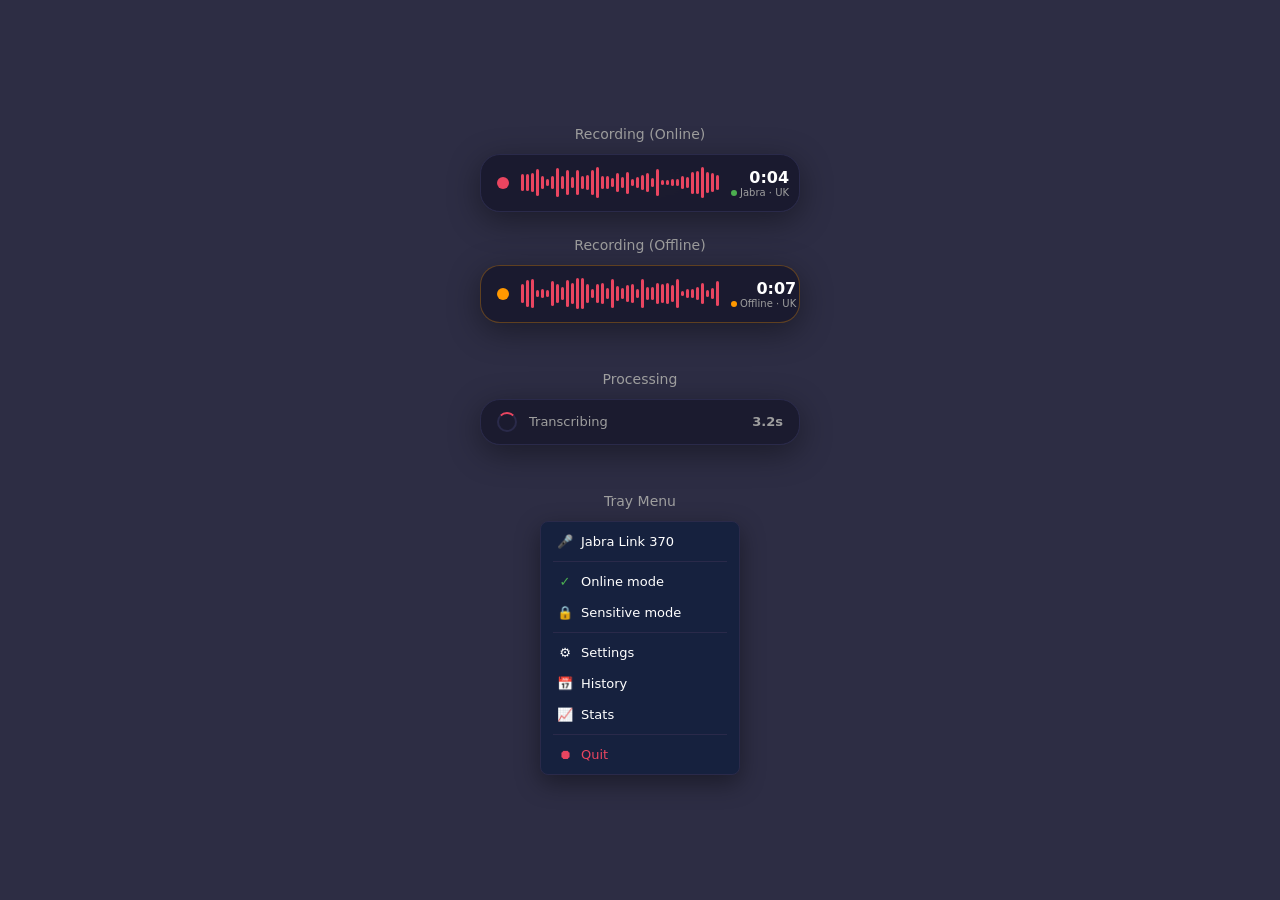
<file: docs/mockups/recording-overlay.html>
<!DOCTYPE html>
<html lang="en">
<head>
<meta charset="UTF-8">
<meta name="viewport" content="width=device-width, initial-scale=1.0">
<title>AI Polyglot Kit — Recording Overlay Mockup</title>
<style>
  :root {
    --bg-primary: #1a1a2e;
    --bg-secondary: #16213e;
    --accent: #e94560;
    --accent-secondary: #533483;
    --fg-primary: #ffffff;
    --fg-secondary: #9e9e9e;
    --success: #4CAF50;
    --warning: #FF9800;
    --border: #2a2a4a;
  }
  * { margin: 0; padding: 0; box-sizing: border-box; }
  body {
    font-family: "Segoe UI", system-ui, sans-serif;
    background: #2d2d44;
    display: flex;
    flex-direction: column;
    align-items: center;
    justify-content: center;
    min-height: 100vh;
    gap: 48px;
    padding: 48px;
  }
  h2 { color: var(--fg-secondary); font-size: 14px; font-weight: 500; margin-bottom: 12px; text-align: center; }

  /* ---- Recording pill ---- */
  .overlay-recording {
    width: 320px;
    background: rgba(26,26,46,0.92);
    border-radius: 20px;
    padding: 12px 16px;
    display: flex;
    align-items: center;
    gap: 12px;
    box-shadow: 0 8px 32px rgba(0,0,0,0.4);
    border: 1px solid var(--border);
    backdrop-filter: blur(12px);
  }

  .rec-indicator {
    width: 12px; height: 12px;
    border-radius: 50%;
    background: var(--accent);
    animation: pulse 1.2s ease-in-out infinite;
    flex-shrink: 0;
  }
  @keyframes pulse {
    0%, 100% { opacity: 1; transform: scale(1); }
    50% { opacity: 0.5; transform: scale(0.85); }
  }

  .waveform {
    flex: 1;
    height: 32px;
    display: flex;
    align-items: center;
    gap: 2px;
  }
  .wave-bar {
    width: 3px;
    background: var(--accent);
    border-radius: 2px;
    transition: height 0.1s ease;
  }

  .rec-info {
    text-align: right;
    flex-shrink: 0;
  }
  .rec-timer {
    font-size: 16px;
    font-weight: 600;
    color: var(--fg-primary);
    font-variant-numeric: tabular-nums;
  }
  .rec-meta {
    font-size: 10px;
    color: var(--fg-secondary);
  }
  .rec-status-dot {
    width: 6px; height: 6px;
    border-radius: 50%;
    display: inline-block;
    margin-right: 3px;
  }

  /* ---- Processing pill ---- */
  .overlay-processing {
    width: 320px;
    background: rgba(26,26,46,0.92);
    border-radius: 20px;
    padding: 12px 16px;
    display: flex;
    align-items: center;
    gap: 12px;
    box-shadow: 0 8px 32px rgba(0,0,0,0.4);
    border: 1px solid var(--border);
  }
  .spinner {
    width: 20px; height: 20px;
    border: 2px solid var(--border);
    border-top-color: var(--accent);
    border-radius: 50%;
    animation: spin 0.8s linear infinite;
    flex-shrink: 0;
  }
  @keyframes spin { to { transform: rotate(360deg); } }
  .proc-text {
    font-size: 13px;
    color: var(--fg-secondary);
    flex: 1;
  }
  .proc-dots::after {
    content: '';
    animation: dots 1.5s steps(4, end) infinite;
  }
  @keyframes dots {
    0% { content: ''; }
    25% { content: '.'; }
    50% { content: '..'; }
    75% { content: '...'; }
  }

  /* ---- Offline recording pill ---- */
  .overlay-offline {
    width: 320px;
    background: rgba(26,26,46,0.92);
    border-radius: 20px;
    padding: 12px 16px;
    display: flex;
    align-items: center;
    gap: 12px;
    box-shadow: 0 8px 32px rgba(0,0,0,0.4);
    border: 1px solid rgba(255,152,0,0.3);
  }

  /* ---- Cancel hint ---- */
  .cancel-hint {
    text-align: center;
    font-size: 11px;
    color: var(--fg-secondary);
    margin-top: -36px;
  }
  .cancel-hint kbd {
    background: var(--bg-secondary);
    border: 1px solid var(--border);
    border-radius: 3px;
    padding: 1px 5px;
    font-size: 10px;
    font-family: "Segoe UI", monospace;
  }

  /* ---- Tray context menu ---- */
  .tray-menu {
    width: 200px;
    background: var(--bg-secondary);
    border: 1px solid var(--border);
    border-radius: 8px;
    padding: 4px;
    box-shadow: 0 8px 24px rgba(0,0,0,0.4);
  }
  .tray-item {
    padding: 8px 12px;
    font-size: 13px;
    color: var(--fg-primary);
    border-radius: 4px;
    cursor: pointer;
    display: flex;
    align-items: center;
    gap: 8px;
  }
  .tray-item:hover { background: rgba(233,69,96,0.12); }
  .tray-sep { height: 1px; background: var(--border); margin: 4px 8px; }
  .tray-item.danger { color: var(--accent); }
  .tray-icon { width: 16px; text-align: center; }
  .tray-check { color: var(--success); }
</style>
</head>
<body>

<div>
  <h2>Recording (Online)</h2>
  <div class="overlay-recording" id="rec-online">
    <div class="rec-indicator"></div>
    <div class="waveform" id="waveform"></div>
    <div class="rec-info">
      <div class="rec-timer" id="timer">0:03</div>
      <div class="rec-meta"><span class="rec-status-dot" style="background:var(--success)"></span>Jabra &middot; UK</div>
    </div>
  </div>
  <div class="cancel-hint"><kbd>Esc</kbd> to cancel</div>
</div>

<div>
  <h2>Recording (Offline)</h2>
  <div class="overlay-offline">
    <div class="rec-indicator" style="background:var(--warning)"></div>
    <div class="waveform" id="waveform2"></div>
    <div class="rec-info">
      <div class="rec-timer">0:07</div>
      <div class="rec-meta"><span class="rec-status-dot" style="background:var(--warning)"></span>Offline &middot; UK</div>
    </div>
  </div>
</div>

<div>
  <h2>Processing</h2>
  <div class="overlay-processing">
    <div class="spinner"></div>
    <div class="proc-text">Transcribing<span class="proc-dots"></span></div>
    <div class="rec-info">
      <div class="rec-timer" style="font-size:13px;color:var(--fg-secondary)">3.2s</div>
    </div>
  </div>
</div>

<div>
  <h2>Tray Menu</h2>
  <div class="tray-menu">
    <div class="tray-item"><span class="tray-icon">&#127908;</span> Jabra Link 370</div>
    <div class="tray-sep"></div>
    <div class="tray-item"><span class="tray-icon tray-check">&#10003;</span> Online mode</div>
    <div class="tray-item"><span class="tray-icon">&#128274;</span> Sensitive mode</div>
    <div class="tray-sep"></div>
    <div class="tray-item"><span class="tray-icon">&#9881;</span> Settings</div>
    <div class="tray-item"><span class="tray-icon">&#128197;</span> History</div>
    <div class="tray-item"><span class="tray-icon">&#128200;</span> Stats</div>
    <div class="tray-sep"></div>
    <div class="tray-item danger"><span class="tray-icon">&#9210;</span> Quit</div>
  </div>
</div>

<script>
  // Generate waveform bars
  function createWaveform(id, count) {
    const container = document.getElementById(id);
    for (let i = 0; i < count; i++) {
      const bar = document.createElement('div');
      bar.className = 'wave-bar';
      bar.style.height = '4px';
      container.appendChild(bar);
    }
  }
  createWaveform('waveform', 40);
  createWaveform('waveform2', 40);

  // Animate waveforms
  function animateWave(id) {
    const bars = document.getElementById(id).querySelectorAll('.wave-bar');
    bars.forEach((bar, i) => {
      const h = 4 + Math.random() * 28;
      bar.style.height = h + 'px';
    });
  }
  setInterval(() => { animateWave('waveform'); animateWave('waveform2'); }, 100);

  // Timer
  let sec = 3;
  setInterval(() => {
    sec++;
    const m = Math.floor(sec / 60);
    const s = sec % 60;
    document.getElementById('timer').textContent = m + ':' + String(s).padStart(2, '0');
  }, 1000);
</script>
</body>
</html>
</file>
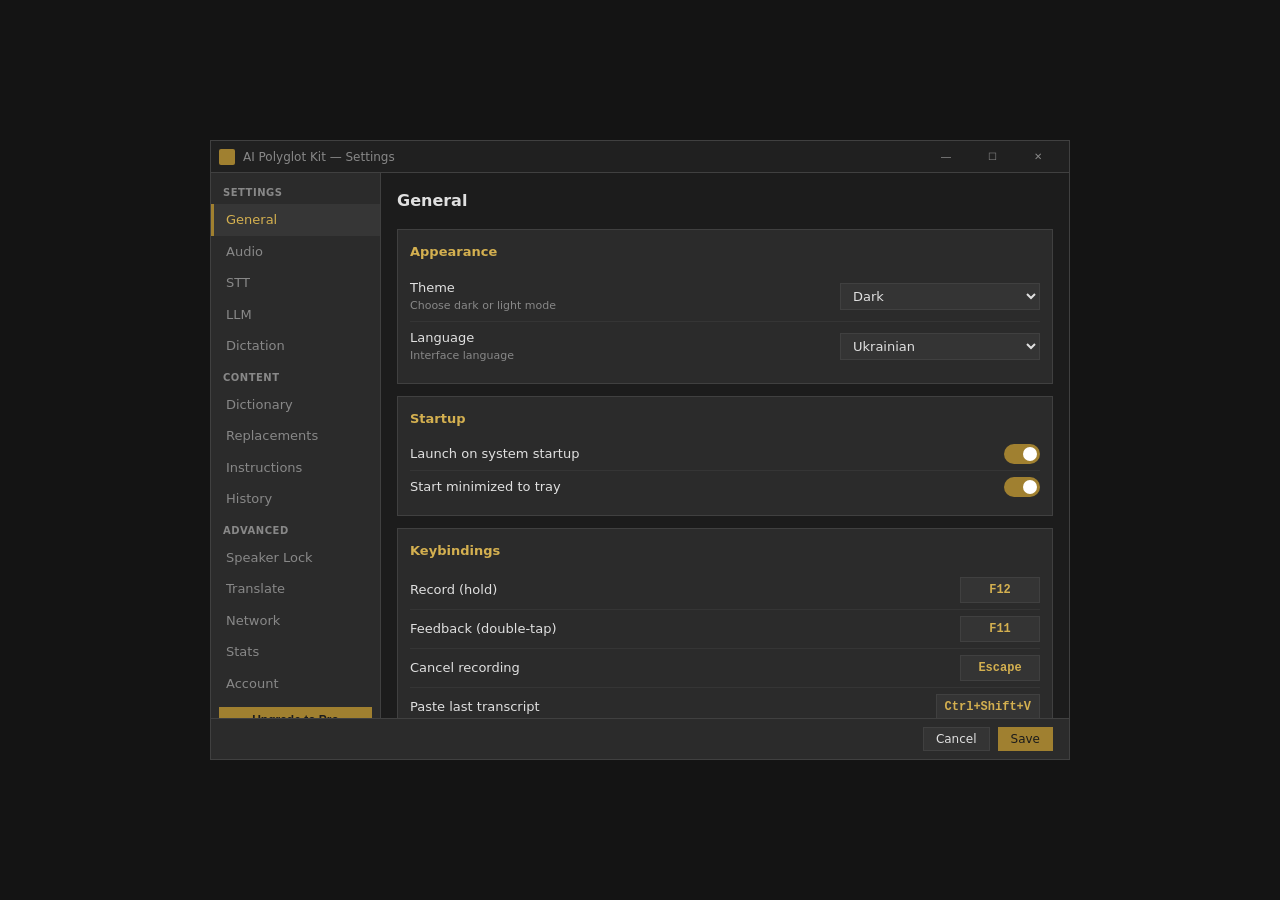
<file: docs/mockups/settings-ui-tkinter.html>
<!DOCTYPE html>
<html lang="en">
<head>
<meta charset="UTF-8">
<meta name="viewport" content="width=device-width, initial-scale=1.0">
<title>AI Polyglot Kit v6.0 — Settings UI (tkinter-realistic)</title>
<style>
  /* ========================================
     TKINTER-REALISTIC MOCKUP
     sv_ttk dark theme constraints:
     - No gradients (solid colors only)
     - No rounded corners on widgets
     - No box-shadow
     - No animations
     - No backdrop-filter
     - No text gradients
     - Flat buttons, flat inputs
     - Toggle = Canvas custom draw (simplified)
     - Cards = Frame with 1px border
     ======================================== */
  :root {
    --bg-primary: #1c1c1c;
    --bg-secondary: #2b2b2b;
    --bg-card: #2b2b2b;
    --bg-input: #343434;
    --fg-primary: #e0e0e0;
    --fg-secondary: #888888;
    --accent: #a08030;
    --accent-hover: #b89838;
    --accent-text: #d4b050;
    --success: #68a868;
    --warning: #c8a050;
    --error: #c06060;
    --border: #404040;
    --border-light: #4a4a4a;
  }

  * { margin: 0; padding: 0; box-sizing: border-box; }

  body {
    font-family: "Segoe UI", system-ui, sans-serif;
    font-size: 13px;
    line-height: 1.5;
    color: var(--fg-primary);
    background: #141414;
    display: flex;
    align-items: center;
    justify-content: center;
    min-height: 100vh;
    padding: 24px;
  }

  /* Window — tkinter Toplevel with DWM dark titlebar */
  .window {
    width: 860px;
    height: 620px;
    background: var(--bg-primary);
    overflow: hidden;
    display: flex;
    flex-direction: column;
    border: 1px solid var(--border);
  }

  /* Title bar — DWM renders this natively, we simulate */
  .titlebar {
    height: 32px;
    background: #202020;
    display: flex;
    align-items: center;
    padding: 0 8px;
    flex-shrink: 0;
    border-bottom: 1px solid var(--border);
  }
  .titlebar-icon { width: 16px; height: 16px; margin-right: 8px; background: var(--accent); border-radius: 2px; }
  .titlebar-text { font-size: 12px; color: var(--fg-secondary); flex: 1; }
  .titlebar-controls { display: flex; }
  .titlebar-btn {
    width: 46px; height: 31px; border: none; background: transparent;
    color: var(--fg-secondary); font-size: 10px; cursor: pointer; font-family: "Segoe MDL2 Assets", sans-serif;
  }
  .titlebar-btn:hover { background: #404040; }
  .titlebar-btn.close:hover { background: #c42b1c; color: white; }

  /* Main layout — PanedWindow or Frame grid */
  .main { display: flex; flex: 1; overflow: hidden; }

  /* Sidebar — Listbox or Frame with Labels */
  .sidebar {
    width: 170px;
    background: var(--bg-secondary);
    padding: 4px 0;
    display: flex;
    flex-direction: column;
    border-right: 1px solid var(--border);
    flex-shrink: 0;
    overflow-y: auto;
  }
  .sidebar-section {
    padding: 8px 12px 4px;
    font-size: 10px;
    font-weight: 600;
    color: var(--fg-secondary);
    text-transform: uppercase;
    letter-spacing: 0.5px;
  }
  .sidebar-item {
    padding: 6px 12px;
    cursor: pointer;
    color: var(--fg-secondary);
    font-size: 13px;
    border-left: 3px solid transparent;
  }
  .sidebar-item:hover { background: #363636; color: var(--fg-primary); }
  .sidebar-item.active {
    color: var(--accent-text);
    background: #363636;
    border-left-color: var(--accent);
  }
  .sidebar-bottom { margin-top: auto; padding: 8px; }
  .btn-upgrade {
    width: 100%;
    padding: 6px;
    background: var(--accent);
    color: #1c1c1c;
    border: none;
    cursor: pointer;
    font-size: 12px;
    font-weight: 600;
  }
  .btn-upgrade:hover { background: var(--accent-hover); }

  /* Content area — Frame with scrollbar */
  .content {
    flex: 1;
    padding: 16px;
    overflow-y: auto;
    display: none;
  }
  .content.active { display: block; }
  .content::-webkit-scrollbar { width: 12px; }
  .content::-webkit-scrollbar-track { background: var(--bg-primary); }
  .content::-webkit-scrollbar-thumb { background: #505050; }

  .page-title {
    font-size: 16px;
    font-weight: 600;
    margin-bottom: 16px;
    color: var(--fg-primary);
  }

  /* Cards — LabelFrame with flat relief */
  .card {
    background: var(--bg-card);
    border: 1px solid var(--border);
    padding: 12px;
    margin-bottom: 12px;
  }
  .card-title {
    font-size: 13px;
    font-weight: 600;
    margin-bottom: 10px;
    color: var(--accent-text);
  }

  /* Form rows */
  .form-row {
    display: flex;
    align-items: center;
    justify-content: space-between;
    padding: 6px 0;
    border-bottom: 1px solid #353535;
  }
  .form-row:last-child { border-bottom: none; }
  .form-label { font-size: 13px; color: var(--fg-primary); }
  .form-hint { font-size: 11px; color: var(--fg-secondary); margin-top: 1px; }

  /* Inputs — ttk.Entry, ttk.Combobox */
  select, input[type="text"], input[type="number"], input[type="password"] {
    background: var(--bg-input);
    border: 1px solid var(--border);
    color: var(--fg-primary);
    padding: 4px 8px;
    font-size: 13px;
    font-family: inherit;
    outline: none;
    min-width: 200px;
  }
  select:focus, input:focus { border-color: var(--accent); }

  textarea {
    background: var(--bg-input);
    border: 1px solid var(--border);
    color: var(--fg-primary);
    padding: 6px 8px;
    font-size: 13px;
    font-family: inherit;
    outline: none;
    width: 100%;
    resize: vertical;
  }
  textarea:focus { border-color: var(--accent); }

  /* Toggle — Canvas custom widget (pill shape) */
  .toggle {
    position: relative;
    width: 36px;
    height: 20px;
    flex-shrink: 0;
  }
  .toggle input { opacity: 0; width: 0; height: 0; }
  .toggle-slider {
    position: absolute;
    cursor: pointer;
    inset: 0;
    background: #505050;
    border-radius: 10px;
    transition: 0.15s;
  }
  .toggle-slider::before {
    content: "";
    position: absolute;
    height: 14px;
    width: 14px;
    left: 3px;
    bottom: 3px;
    background: #ccc;
    border-radius: 50%;
    transition: 0.15s;
  }
  .toggle input:checked + .toggle-slider { background: var(--accent); }
  .toggle input:checked + .toggle-slider::before { transform: translateX(16px); background: white; }

  /* Buttons — ttk.Button */
  .btn {
    padding: 4px 12px;
    border: 1px solid var(--border);
    background: var(--bg-input);
    color: var(--fg-primary);
    cursor: pointer;
    font-size: 12px;
    font-family: inherit;
  }
  .btn:hover { background: #404040; }
  .btn-primary {
    background: var(--accent);
    border-color: var(--accent);
    color: #1c1c1c;
    font-weight: 500;
  }
  .btn-primary:hover { background: var(--accent-hover); }
  .btn-sm { padding: 3px 8px; font-size: 11px; }
  .btn-danger { color: var(--error); border-color: var(--error); }
  .btn-danger:hover { background: #3a2020; }

  /* Footer — Frame with buttons */
  .footer {
    padding: 8px 16px;
    display: flex;
    justify-content: flex-end;
    gap: 8px;
    border-top: 1px solid var(--border);
    background: var(--bg-secondary);
    flex-shrink: 0;
  }

  /* RMS bar — Canvas rectangle */
  .rms-bar {
    width: 100%;
    height: 6px;
    background: var(--bg-input);
    margin-top: 6px;
  }
  .rms-fill {
    height: 100%;
    background: var(--accent);
    width: 45%;
  }

  /* Table — ttk.Treeview */
  .table { width: 100%; border-collapse: collapse; }
  .table th {
    text-align: left;
    padding: 6px;
    font-size: 11px;
    font-weight: 600;
    color: var(--fg-secondary);
    border-bottom: 1px solid var(--border);
  }
  .table td {
    padding: 6px;
    font-size: 13px;
    border-bottom: 1px solid #353535;
  }
  .table tr:hover { background: #363636; }

  /* Stats — Labels with large font in Frame */
  .stats-grid {
    display: grid;
    grid-template-columns: 1fr 1fr;
    gap: 12px;
  }
  .stat-card {
    background: var(--bg-card);
    border: 1px solid var(--border);
    padding: 16px;
    text-align: center;
  }
  .stat-value {
    font-size: 28px;
    font-weight: 700;
    color: var(--accent-text);
    line-height: 1.2;
  }
  .stat-label {
    font-size: 11px;
    color: var(--fg-secondary);
    margin-top: 4px;
  }
  .stat-card.highlight { border-color: var(--accent); }

  /* History list — Treeview or Frame with Labels */
  .history-item {
    display: flex;
    align-items: center;
    padding: 8px;
    border-bottom: 1px solid #353535;
    cursor: pointer;
    gap: 10px;
  }
  .history-item:hover { background: #363636; }
  .history-preview { flex: 1; }
  .history-text { font-size: 13px; color: var(--fg-primary); }
  .history-meta { font-size: 11px; color: var(--fg-secondary); margin-top: 1px; }
  .history-actions { display: flex; gap: 4px; }

  /* Search — Entry with prefix label */
  .search-wrap { position: relative; margin-bottom: 8px; }
  .search-wrap input { width: 100%; padding-left: 24px; }
  .search-icon { position: absolute; left: 6px; top: 50%; transform: translateY(-50%); color: var(--fg-secondary); font-size: 13px; }

  /* Hotkey — Label with border, monospace */
  .hotkey-input {
    background: var(--bg-input);
    border: 1px solid var(--border);
    color: var(--accent-text);
    padding: 3px 8px;
    font-size: 12px;
    font-family: "Consolas", "Courier New", monospace;
    font-weight: 600;
    min-width: 80px;
    text-align: center;
    cursor: pointer;
  }

  /* Status dot — Canvas oval */
  .status-dot {
    width: 8px; height: 8px;
    border-radius: 50%;
    display: inline-block;
    margin-right: 6px;
  }
  .status-dot.online { background: var(--success); }
  .status-dot.offline { background: var(--warning); }

  /* Badge — Label with colored background */
  .badge {
    display: inline-block;
    padding: 1px 6px;
    font-size: 10px;
    font-weight: 600;
    border: 1px solid;
  }
  .badge-success { border-color: var(--success); color: var(--success); }
  .badge-warning { border-color: var(--warning); color: var(--warning); }
  .badge-error { border-color: var(--error); color: var(--error); }
  .badge-info { border-color: #7070a0; color: #9090c0; }

  /* Voice enrollment — Canvas circle */
  .voice-circle {
    width: 72px; height: 72px;
    border-radius: 50%;
    border: 2px solid var(--border);
    display: flex;
    align-items: center;
    justify-content: center;
    margin: 0 auto 10px;
    font-size: 28px;
    color: var(--fg-secondary);
  }
  .voice-circle.enrolled { border-color: var(--accent); color: var(--accent-text); }
</style>
</head>
<body>

<div class="window">
  <div class="titlebar">
    <div class="titlebar-icon"></div>
    <span class="titlebar-text">AI Polyglot Kit — Settings</span>
    <div class="titlebar-controls">
      <button class="titlebar-btn">&#x2014;</button>
      <button class="titlebar-btn">&#x2610;</button>
      <button class="titlebar-btn close">&#x2715;</button>
    </div>
  </div>

  <div class="main">
    <div class="sidebar">
      <div class="sidebar-section">Settings</div>
      <div class="sidebar-item active" data-page="general">General</div>
      <div class="sidebar-item" data-page="audio">Audio</div>
      <div class="sidebar-item" data-page="stt">STT</div>
      <div class="sidebar-item" data-page="llm">LLM</div>
      <div class="sidebar-item" data-page="dictation">Dictation</div>

      <div class="sidebar-section">Content</div>
      <div class="sidebar-item" data-page="dictionary">Dictionary</div>
      <div class="sidebar-item" data-page="replacements">Replacements</div>
      <div class="sidebar-item" data-page="instructions">Instructions</div>
      <div class="sidebar-item" data-page="history">History</div>

      <div class="sidebar-section">Advanced</div>
      <div class="sidebar-item" data-page="speaker">Speaker Lock</div>
      <div class="sidebar-item" data-page="translate">Translate</div>
      <div class="sidebar-item" data-page="network">Network</div>
      <div class="sidebar-item" data-page="stats">Stats</div>
      <div class="sidebar-item" data-page="account">Account</div>

      <div class="sidebar-bottom">
        <button class="btn-upgrade">Upgrade to Pro</button>
      </div>
    </div>

    <!-- GENERAL -->
    <div class="content active" id="page-general">
      <div class="page-title">General</div>
      <div class="card">
        <div class="card-title">Appearance</div>
        <div class="form-row">
          <div><div class="form-label">Theme</div><div class="form-hint">Choose dark or light mode</div></div>
          <select><option selected>Dark</option><option>Light</option><option>System</option></select>
        </div>
        <div class="form-row">
          <div><div class="form-label">Language</div><div class="form-hint">Interface language</div></div>
          <select><option>English</option><option selected>Ukrainian</option></select>
        </div>
      </div>
      <div class="card">
        <div class="card-title">Startup</div>
        <div class="form-row">
          <div class="form-label">Launch on system startup</div>
          <label class="toggle"><input type="checkbox" checked><span class="toggle-slider"></span></label>
        </div>
        <div class="form-row">
          <div class="form-label">Start minimized to tray</div>
          <label class="toggle"><input type="checkbox" checked><span class="toggle-slider"></span></label>
        </div>
      </div>
      <div class="card">
        <div class="card-title">Keybindings</div>
        <div class="form-row">
          <div class="form-label">Record (hold)</div>
          <span class="hotkey-input">F12</span>
        </div>
        <div class="form-row">
          <div class="form-label">Feedback (double-tap)</div>
          <span class="hotkey-input">F11</span>
        </div>
        <div class="form-row">
          <div class="form-label">Cancel recording</div>
          <span class="hotkey-input">Escape</span>
        </div>
        <div class="form-row">
          <div class="form-label">Paste last transcript</div>
          <span class="hotkey-input">Ctrl+Shift+V</span>
        </div>
      </div>
    </div>

    <!-- AUDIO -->
    <div class="content" id="page-audio">
      <div class="page-title">Audio</div>
      <div class="card">
        <div class="card-title">Microphone</div>
        <div class="form-row">
          <div><div class="form-label">Input Device</div><div class="form-hint">Select your microphone</div></div>
          <div style="display:flex;gap:8px;align-items:center;">
            <select style="min-width:220px"><option>Jabra Link 370 (USB Audio)</option><option>Realtek HD Audio</option></select>
            <button class="btn btn-sm btn-primary">Test</button>
          </div>
        </div>
        <div class="rms-bar"><div class="rms-fill"></div></div>
        <div class="form-row" style="margin-top:6px">
          <div class="form-label">Auto-switch to new USB/headset devices</div>
          <label class="toggle"><input type="checkbox" checked><span class="toggle-slider"></span></label>
        </div>
      </div>
      <div class="card">
        <div class="card-title">Noise Suppression</div>
        <div class="form-row">
          <div><div class="form-label">RNNoise denoising</div><div class="form-hint">Neural noise suppression for background noise</div></div>
          <label class="toggle"><input type="checkbox" checked><span class="toggle-slider"></span></label>
        </div>
        <div class="form-row">
          <div><div class="form-label">Adaptive gain control</div><div class="form-hint">Auto-adjust volume level continuously</div></div>
          <label class="toggle"><input type="checkbox" checked><span class="toggle-slider"></span></label>
        </div>
      </div>
      <div class="card">
        <div class="card-title">Background Audio</div>
        <div class="form-row">
          <div><div class="form-label">Mute background audio during recording</div><div class="form-hint">Lower other apps volume to 10%</div></div>
          <label class="toggle"><input type="checkbox"><span class="toggle-slider"></span></label>
        </div>
      </div>
    </div>

    <!-- STT -->
    <div class="content" id="page-stt">
      <div class="page-title">Speech to Text</div>
      <div class="card">
        <div class="card-title">Online Provider</div>
        <div class="form-row">
          <div class="form-label">Provider</div>
          <select><option selected>Groq (Whisper)</option><option>Deepgram</option><option>Google Cloud</option><option>OpenAI Whisper</option></select>
        </div>
        <div class="form-row">
          <div class="form-label">Model</div>
          <select><option selected>whisper-large-v3-turbo</option><option>whisper-large-v3</option></select>
        </div>
        <div class="form-row">
          <div class="form-label">Language</div>
          <select><option>Auto-detect</option><option selected>Ukrainian</option><option>English</option><option>Russian</option></select>
        </div>
      </div>
      <div class="card">
        <div class="card-title">Offline Fallback</div>
        <div class="form-row">
          <div><div class="form-label">STT Mode</div><div class="form-hint">How to handle network unavailability</div></div>
          <select><option selected>Auto (online first, offline fallback)</option><option>Online only</option><option>Offline only</option></select>
        </div>
        <div class="form-row">
          <div><div class="form-label">Offline model</div><div class="form-hint">faster-whisper medium (750 MB)</div></div>
          <span class="badge badge-success">Downloaded</span>
        </div>
        <div class="form-row">
          <div class="form-label" style="color:var(--warning)">! Offline mode has reduced accuracy for multilingual dictation</div>
        </div>
      </div>
      <div class="card">
        <div class="card-title">Connection Status</div>
        <div class="form-row">
          <div class="form-label"><span class="status-dot online"></span>Online — Groq API connected</div>
        </div>
      </div>
    </div>

    <!-- LLM -->
    <div class="content" id="page-llm">
      <div class="page-title">LLM Normalization</div>
      <div class="card">
        <div class="card-title">Provider</div>
        <div class="form-row">
          <div class="form-label">Provider</div>
          <select><option selected>Groq</option><option>OpenAI</option><option>Anthropic</option></select>
        </div>
        <div class="form-row">
          <div class="form-label">Model</div>
          <select><option selected>llama-3.3-70b-versatile</option><option>llama-3.1-8b-instant</option></select>
        </div>
        <div class="form-row">
          <div><div class="form-label">Temperature</div><div class="form-hint">Lower = more consistent, higher = more creative</div></div>
          <input type="number" value="0.3" min="0" max="1" step="0.1" style="min-width:80px">
        </div>
      </div>
      <div class="card">
        <div class="card-title">Normalization</div>
        <div class="form-row">
          <div class="form-label">Enable LLM text normalization</div>
          <label class="toggle"><input type="checkbox" checked><span class="toggle-slider"></span></label>
        </div>
        <div class="form-row">
          <div class="form-label">Add punctuation</div>
          <label class="toggle"><input type="checkbox" checked><span class="toggle-slider"></span></label>
        </div>
        <div class="form-row">
          <div class="form-label">Fix grammar</div>
          <label class="toggle"><input type="checkbox" checked><span class="toggle-slider"></span></label>
        </div>
      </div>
    </div>

    <!-- DICTATION -->
    <div class="content" id="page-dictation">
      <div class="page-title">Dictation</div>
      <div class="card">
        <div class="card-title">Context-Aware Formatting</div>
        <div class="form-row">
          <div><div class="form-label">Adapt style to active app</div><div class="form-hint">Casual in Slack, formal in Word, technical in VS Code</div></div>
          <label class="toggle"><input type="checkbox" checked><span class="toggle-slider"></span></label>
        </div>
      </div>
      <div class="card">
        <div class="card-title">App Styles</div>
        <table class="table">
          <thead><tr><th>Application</th><th>Style</th><th></th></tr></thead>
          <tbody>
            <tr><td>slack.exe</td><td><select style="min-width:120px"><option selected>Casual</option><option>Formal</option><option>Technical</option><option>Email</option></select></td><td><button class="btn btn-sm btn-danger">x</button></td></tr>
            <tr><td>code.exe</td><td><select style="min-width:120px"><option>Casual</option><option>Formal</option><option selected>Technical</option><option>Email</option></select></td><td><button class="btn btn-sm btn-danger">x</button></td></tr>
            <tr><td>outlook.exe</td><td><select style="min-width:120px"><option>Casual</option><option>Formal</option><option>Technical</option><option selected>Email</option></select></td><td><button class="btn btn-sm btn-danger">x</button></td></tr>
            <tr><td>word.exe</td><td><select style="min-width:120px"><option>Casual</option><option selected>Formal</option><option>Technical</option><option>Email</option></select></td><td><button class="btn btn-sm btn-danger">x</button></td></tr>
          </tbody>
        </table>
        <div style="margin-top:8px"><button class="btn btn-sm">+ Add Application</button></div>
      </div>
      <div class="card">
        <div class="card-title">Text Injection</div>
        <div class="form-row">
          <div class="form-label">Default injection method</div>
          <select><option selected>Keyboard simulation</option><option>Clipboard paste</option></select>
        </div>
        <div class="form-row">
          <div class="form-label">Auto-fallback to clipboard on failure</div>
          <label class="toggle"><input type="checkbox" checked><span class="toggle-slider"></span></label>
        </div>
        <div class="form-row">
          <div><div class="form-label">Sanitize terminal input</div><div class="form-hint">Strip shell metacharacters for cmd/powershell</div></div>
          <label class="toggle"><input type="checkbox" checked><span class="toggle-slider"></span></label>
        </div>
      </div>
    </div>

    <!-- DICTIONARY -->
    <div class="content" id="page-dictionary">
      <div class="page-title">Dictionary</div>
      <div class="card">
        <div class="card-title">Custom Words &amp; Phrases</div>
        <div class="form-hint" style="margin-bottom:8px">Words added here help STT recognition and prevent LLM from "correcting" them</div>
        <div style="display:flex;gap:6px;margin-bottom:8px">
          <input type="text" placeholder="Add new word or phrase..." style="flex:1">
          <button class="btn btn-primary btn-sm">Add</button>
        </div>
        <div style="background:var(--bg-input);border:1px solid var(--border);max-height:280px;overflow-y:auto">
          <div class="form-row" style="padding:4px 8px"><span>Polyglot Kit</span><button class="btn btn-sm btn-danger" style="margin-left:auto">x</button></div>
          <div class="form-row" style="padding:4px 8px"><span>PyAudio</span><button class="btn btn-sm btn-danger" style="margin-left:auto">x</button></div>
          <div class="form-row" style="padding:4px 8px"><span>WebRTC VAD</span><button class="btn btn-sm btn-danger" style="margin-left:auto">x</button></div>
          <div class="form-row" style="padding:4px 8px"><span>CTranslate2</span><button class="btn btn-sm btn-danger" style="margin-left:auto">x</button></div>
          <div class="form-row" style="padding:4px 8px"><span>Proxmox</span><button class="btn btn-sm btn-danger" style="margin-left:auto">x</button></div>
          <div class="form-row" style="padding:4px 8px"><span>pycaw</span><button class="btn btn-sm btn-danger" style="margin-left:auto">x</button></div>
        </div>
        <div class="form-hint" style="margin-top:4px">6 terms</div>
      </div>
    </div>

    <!-- REPLACEMENTS -->
    <div class="content" id="page-replacements">
      <div class="page-title">Text Replacements</div>
      <div class="card">
        <div class="card-title">Voice Macros</div>
        <div class="form-hint" style="margin-bottom:8px">Say the trigger phrase to auto-replace with text</div>
        <table class="table">
          <thead><tr><th>Trigger</th><th>Replacement</th><th>Match</th><th></th></tr></thead>
          <tbody>
            <tr><td style="color:var(--accent-text)">"my email"</td><td>dmitry@example.com</td><td><span class="badge badge-info">Fuzzy</span></td><td><button class="btn btn-sm">Edit</button></td></tr>
            <tr><td style="color:var(--accent-text)">"office address"</td><td>Khreshchatyk 22, office 301</td><td><span class="badge badge-info">Fuzzy</span></td><td><button class="btn btn-sm">Edit</button></td></tr>
            <tr><td style="color:var(--accent-text)">"meeting link"</td><td>https://meet.google.com/abc...</td><td><span class="badge badge-info">Fuzzy</span></td><td><button class="btn btn-sm">Edit</button></td></tr>
            <tr><td style="color:var(--accent-text)">"signature"</td><td style="white-space:pre-line;font-size:11px">Regards,
Dmitry Ivanov</td><td><span class="badge badge-warning">Strict</span></td><td><button class="btn btn-sm">Edit</button></td></tr>
          </tbody>
        </table>
        <div style="margin-top:8px;display:flex;gap:6px">
          <button class="btn btn-primary btn-sm">+ Add Replacement</button>
          <button class="btn btn-sm">Import</button>
          <button class="btn btn-sm">Export</button>
        </div>
      </div>
    </div>

    <!-- INSTRUCTIONS -->
    <div class="content" id="page-instructions">
      <div class="page-title">Custom Instructions</div>
      <div class="card">
        <div class="card-title">LLM Normalization Instructions</div>
        <div class="form-hint" style="margin-bottom:8px">These instructions are appended to the normalization prompt. Max 500 characters.</div>
        <textarea rows="8" placeholder="Use all lowercase in Slack. Break text into paragraphs when I pause for more than 2 seconds.">Use all lowercase in Slack. Break text into paragraphs when I pause for more than 2 seconds. Don't start sentences with 'Because'.</textarea>
        <div class="form-hint" style="margin-top:4px;text-align:right">128 / 500</div>
      </div>
    </div>

    <!-- HISTORY -->
    <div class="content" id="page-history">
      <div class="page-title">History</div>
      <div class="card" style="padding:8px">
        <div class="search-wrap">
          <span class="search-icon">Q</span>
          <input type="text" placeholder="Search dictations..." style="width:100%;padding-left:24px">
        </div>
        <div class="history-item">
          <div class="history-preview">
            <div class="history-text">Meeting tomorrow at 10am, discuss the deployment pipeline...</div>
            <div class="history-meta">Today 14:32 | Slack | 12 words | 3.2s</div>
          </div>
          <div class="history-actions">
            <button class="btn btn-sm">Copy</button>
            <button class="btn btn-sm btn-danger">Del</button>
          </div>
        </div>
        <div class="history-item">
          <div class="history-preview">
            <div class="history-text">Please review the PR when you get a chance, I've addressed all...</div>
            <div class="history-meta">Today 13:15 | VS Code | 18 words | 5.1s</div>
          </div>
          <div class="history-actions">
            <button class="btn btn-sm">Copy</button>
            <button class="btn btn-sm btn-danger">Del</button>
          </div>
        </div>
        <div class="history-item">
          <div class="history-preview">
            <div class="history-text">The integration tests are passing but we need to add coverage for...</div>
            <div class="history-meta">Today 11:48 | Telegram | 24 words | 7.8s</div>
          </div>
          <div class="history-actions">
            <button class="btn btn-sm">Copy</button>
            <button class="btn btn-sm btn-danger">Del</button>
          </div>
        </div>
        <div class="history-item">
          <div class="history-preview">
            <div class="history-text">Dear team, I wanted to share the quarterly results which show a...</div>
            <div class="history-meta">Yesterday 17:20 | Outlook | 45 words | 12.3s</div>
          </div>
          <div class="history-actions">
            <button class="btn btn-sm">Copy</button>
            <button class="btn btn-sm btn-danger">Del</button>
          </div>
        </div>
        <div style="text-align:center;padding:8px;color:var(--fg-secondary);font-size:12px">
          Showing 4 of 127 dictations | <a href="#" style="color:var(--accent-text)">Load more</a>
        </div>
      </div>
      <div class="card">
        <div class="form-row">
          <div><div class="form-label">Sensitive mode</div><div class="form-hint">Pause history recording (for passwords)</div></div>
          <label class="toggle"><input type="checkbox"><span class="toggle-slider"></span></label>
        </div>
        <div class="form-row">
          <div class="form-label">Retention period (days)</div>
          <input type="number" value="90" min="1" max="365" style="min-width:80px">
        </div>
      </div>
    </div>

    <!-- SPEAKER LOCK -->
    <div class="content" id="page-speaker">
      <div class="page-title">Speaker Lock</div>
      <div class="card" style="text-align:center;padding:20px">
        <div class="voice-circle enrolled">&#10003;</div>
        <div style="font-size:14px;font-weight:500;margin-bottom:4px">Voice Profile Enrolled</div>
        <div class="form-hint">Recorded on Mar 25, 2026 | 4.2 seconds</div>
        <div style="margin-top:10px;display:flex;gap:6px;justify-content:center">
          <button class="btn btn-primary btn-sm">Re-record</button>
          <button class="btn btn-sm btn-danger">Delete Profile</button>
        </div>
      </div>
      <div class="card">
        <div class="card-title">Settings</div>
        <div class="form-row">
          <div><div class="form-label">Enable Speaker Lock</div><div class="form-hint">Only accept dictation from your voice</div></div>
          <label class="toggle"><input type="checkbox" checked><span class="toggle-slider"></span></label>
        </div>
        <div class="form-row">
          <div><div class="form-label">Similarity threshold</div><div class="form-hint">Higher = stricter (may reject in noisy rooms)</div></div>
          <input type="number" value="0.65" min="0.3" max="0.95" step="0.05" style="min-width:80px">
        </div>
        <div class="form-row">
          <div><div class="form-label">On timeout</div><div class="form-hint">What to do if verification doesn't complete</div></div>
          <select style="min-width:140px"><option selected>Suppress (safe)</option><option>Accept (fast)</option></select>
        </div>
      </div>
      <div class="card">
        <div class="card-title">Security</div>
        <div class="form-row">
          <div class="form-label" style="color:var(--success)">Voice profile encrypted with DPAPI</div>
        </div>
      </div>
    </div>

    <!-- TRANSLATE -->
    <div class="content" id="page-translate">
      <div class="page-title">Translation</div>
      <div class="card">
        <div class="card-title">Chrome Extension</div>
        <div class="form-row">
          <div class="form-label">Enable page translation</div>
          <label class="toggle"><input type="checkbox" checked><span class="toggle-slider"></span></label>
        </div>
        <div class="form-row">
          <div class="form-label">Target language</div>
          <select><option selected>Ukrainian</option><option>English</option><option>Russian</option></select>
        </div>
      </div>
    </div>

    <!-- NETWORK -->
    <div class="content" id="page-network">
      <div class="page-title">Network</div>
      <div class="card">
        <div class="card-title">Connection</div>
        <div class="form-row">
          <div class="form-label"><span class="status-dot online"></span>Online — all services connected</div>
        </div>
        <div class="form-row">
          <div class="form-label">HTTP timeout (seconds)</div>
          <input type="number" value="10" min="1" max="60" style="min-width:80px">
        </div>
      </div>
      <div class="card">
        <div class="card-title">Proxy</div>
        <div class="form-row">
          <div class="form-label">Use proxy</div>
          <label class="toggle"><input type="checkbox"><span class="toggle-slider"></span></label>
        </div>
        <div class="form-row">
          <div class="form-label">Proxy URL</div>
          <input type="text" placeholder="http://proxy:8080" disabled style="min-width:200px">
        </div>
      </div>
    </div>

    <!-- STATS -->
    <div class="content" id="page-stats">
      <div class="page-title">Stats</div>
      <div class="stats-grid">
        <div class="stat-card highlight">
          <div class="stat-value">12,847</div>
          <div class="stat-label">Total Words Dictated</div>
        </div>
        <div class="stat-card">
          <div class="stat-value">342</div>
          <div class="stat-label">Total Sessions</div>
        </div>
        <div class="stat-card">
          <div class="stat-value" style="color:var(--success)">2h 14m</div>
          <div class="stat-label">Time Saved</div>
        </div>
        <div class="stat-card">
          <div class="stat-value" style="color:var(--warning)">7</div>
          <div class="stat-label">Day Streak</div>
        </div>
      </div>
      <div class="card" style="margin-top:12px">
        <div class="card-title">Today</div>
        <div class="form-row">
          <div class="form-label">Words today</div>
          <span style="font-weight:600;color:var(--accent-text)">487</span>
        </div>
        <div class="form-row">
          <div class="form-label">Sessions today</div>
          <span style="font-weight:600">23</span>
        </div>
        <div class="form-row">
          <div class="form-label">Average accuracy</div>
          <span style="font-weight:600;color:var(--success)">94.2%</span>
        </div>
      </div>
    </div>

    <!-- ACCOUNT -->
    <div class="content" id="page-account">
      <div class="page-title">Account</div>
      <div class="card">
        <div class="card-title">API Keys</div>
        <div class="form-hint" style="margin-bottom:8px;color:var(--success)">Keys stored in Windows Credential Manager (encrypted)</div>
        <div class="form-row">
          <div class="form-label">Groq API Key</div>
          <div style="display:flex;gap:6px;align-items:center">
            <input type="password" value="gsk_xxxxxxxxxxxx" style="min-width:200px">
            <span class="badge badge-success">Valid</span>
          </div>
        </div>
        <div class="form-row">
          <div class="form-label">OpenAI API Key</div>
          <div style="display:flex;gap:6px;align-items:center">
            <input type="password" placeholder="sk-..." style="min-width:200px">
            <span class="badge badge-warning">Not set</span>
          </div>
        </div>
        <div class="form-row">
          <div class="form-label">Deepgram API Key</div>
          <div style="display:flex;gap:6px;align-items:center">
            <input type="password" placeholder="Enter key..." style="min-width:200px">
            <span class="badge badge-warning">Not set</span>
          </div>
        </div>
      </div>
      <div class="card">
        <div class="card-title">Data</div>
        <div class="form-row">
          <div class="form-label">Export all settings</div>
          <button class="btn btn-sm">Export YAML</button>
        </div>
        <div class="form-row">
          <div class="form-label">Clear all history</div>
          <button class="btn btn-sm btn-danger">Clear</button>
        </div>
        <div class="form-row">
          <div class="form-label">Reset to defaults</div>
          <button class="btn btn-sm btn-danger">Reset</button>
        </div>
      </div>
    </div>

  </div>

  <div class="footer">
    <button class="btn">Cancel</button>
    <button class="btn btn-primary">Save</button>
  </div>
</div>

<script>
  document.querySelectorAll('.sidebar-item').forEach(item => {
    item.addEventListener('click', () => {
      document.querySelectorAll('.sidebar-item').forEach(i => i.classList.remove('active'));
      document.querySelectorAll('.content').forEach(c => c.classList.remove('active'));
      item.classList.add('active');
      document.getElementById('page-' + item.dataset.page).classList.add('active');
    });
  });
</script>
</body>
</html>
</file>
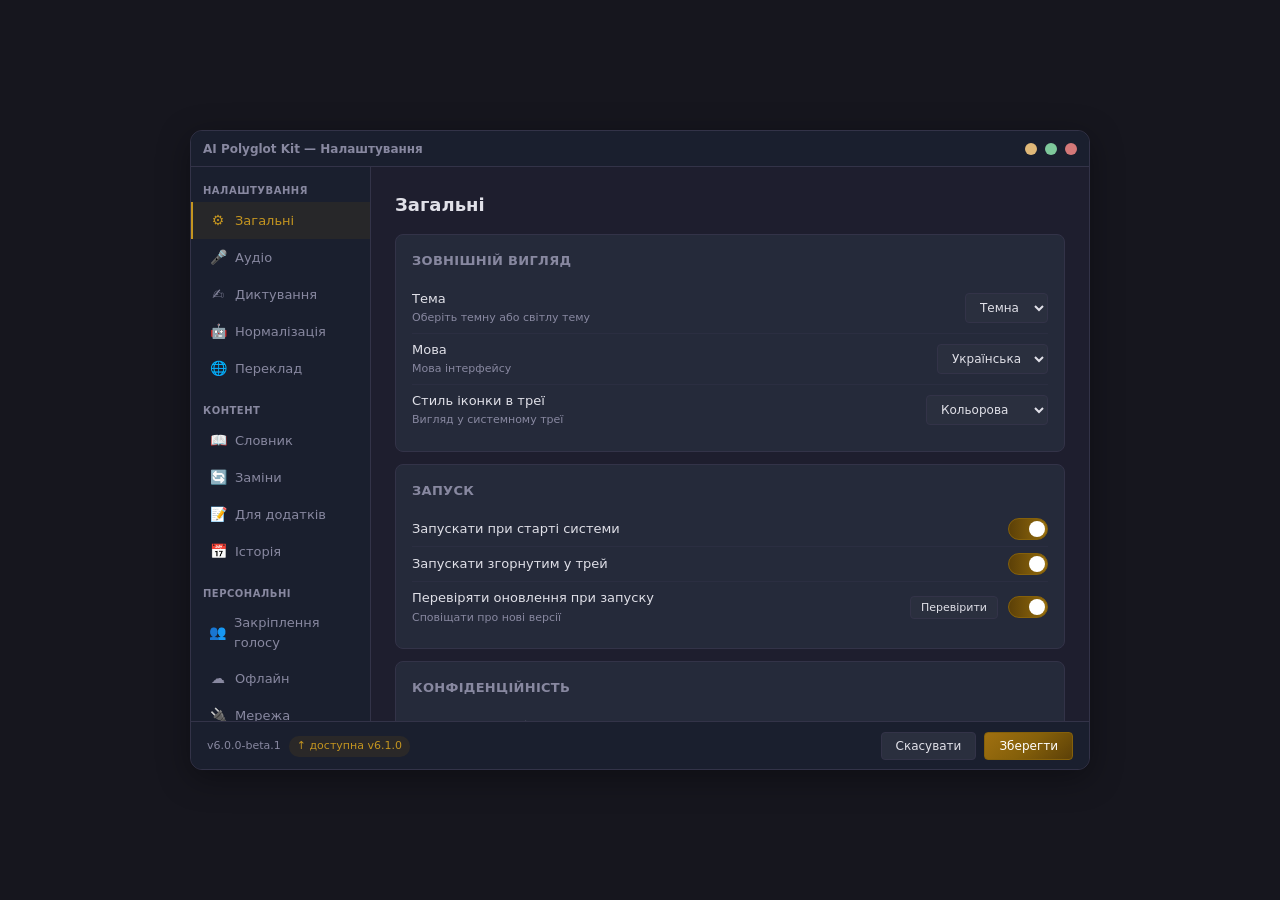
<file: docs/mockups/settings-ui.html>
<!DOCTYPE html>
<html lang="en">
<head>
<meta charset="UTF-8">
<meta name="viewport" content="width=device-width, initial-scale=1.0">
<title>AI Polyglot Kit v6.0 — Settings UI Mockup</title>
<style>
  :root {
    --bg-primary: #1e1e2e;
    --bg-secondary: #1a1f2e;
    --bg-card: #252a3a;
    --bg-input: #2a2f3e;
    --fg-primary: #e0e0e8;
    --fg-secondary: #8888a0;
    --accent: #85600a;
    --accent-secondary: #5c4008;
    --accent-highlight: #c49520;
    --success: #7ec89b;
    --warning: #e0b878;
    --error: #d47878;
    --border: #333348;
    --radius-card: 8px;
    --radius-input: 4px;
    --radius-toggle: 16px;
  }

  /* ===== LIGHT THEME ===== */
  [data-theme="light"] {
    --bg-primary: #f0ece4;
    --bg-secondary: #e8e3da;
    --bg-card: #e6e1d8;
    --bg-input: #dbd5cb;
    --fg-primary: #2c2520;
    --fg-secondary: #7a7068;
    --accent: #85600a;
    --accent-secondary: #5c4008;
    --accent-highlight: #a07010;
    --success: #3a7d44;
    --warning: #b87a1a;
    --error: #b84233;
    --border: #d4cec4;
  }
  [data-theme="light"] body { background: #ddd8ce; }
  [data-theme="light"] .sidebar-item:hover { background: rgba(133,96,10,0.06); }
  [data-theme="light"] .sidebar-item.active { background: rgba(133,96,10,0.1); }
  [data-theme="light"] .table tr:hover td { background: rgba(133,96,10,0.04); }
  [data-theme="light"] .history-item:hover { background: rgba(133,96,10,0.03); }
  [data-theme="light"] .card { box-shadow: 0 1px 3px rgba(0,0,0,0.06); }
  [data-theme="light"] .modal { box-shadow: 0 12px 48px rgba(0,0,0,0.15); }
  [data-theme="light"] .window { box-shadow: 0 8px 32px rgba(0,0,0,0.12); }
  [data-theme="light"] .btn-minimize { background: #febc2e; }
  [data-theme="light"] .btn-maximize { background: #28c840; }
  [data-theme="light"] .btn-close { background: #ff5f57; }
  [data-theme="light"] ::-webkit-scrollbar-thumb { background: #c4bdb3; }
  [data-theme="light"] ::-webkit-scrollbar-track { background: var(--bg-secondary); }
  [data-theme="light"] .rms-bar, [data-theme="light"] .progress-bar, [data-theme="light"] .disk-bar { background: var(--border); }
  [data-theme="light"] .badge-info { background: rgba(83,52,131,0.1); }
  [data-theme="light"] .banner-info { background: rgba(83,52,131,0.08); border-color: rgba(83,52,131,0.2); }
  [data-theme="light"] .banner-warning { background: rgba(201,52,0,0.06); border-color: rgba(201,52,0,0.15); }
  [data-theme="light"] .banner-success { background: rgba(36,138,61,0.06); border-color: rgba(36,138,61,0.15); }
  [data-theme="light"] .stat-value {
    background: linear-gradient(90deg, #85600a, #a07010, #85600a);
    background-size: 300% 100%;
    -webkit-background-clip: text;
    -webkit-text-fill-color: transparent;
  }


  * { margin: 0; padding: 0; box-sizing: border-box; }

  body {
    font-family: "Segoe UI", system-ui, -apple-system, sans-serif;
    font-size: 13px;
    line-height: 1.5;
    color: var(--fg-primary);
    background: #16161e;
    display: flex;
    align-items: center;
    justify-content: center;
    min-height: 100vh;
    padding: 24px;
  }

  .window {
    width: 900px;
    height: 640px;
    background: var(--bg-primary);
    border-radius: 12px;
    overflow: hidden;
    display: flex;
    flex-direction: column;
    box-shadow: 0 8px 32px rgba(0,0,0,0.35);
    border: 1px solid var(--border);
    position: relative;
  }

  /* Title bar */
  .titlebar {
    height: 36px;
    background: var(--bg-secondary);
    display: flex;
    align-items: center;
    justify-content: space-between;
    padding: 0 12px;
    flex-shrink: 0;
    border-bottom: 1px solid var(--border);
    -webkit-app-region: drag;
  }
  .titlebar-text { font-size: 12px; font-weight: 600; color: var(--fg-secondary); }
  .titlebar-controls { display: flex; gap: 8px; }
  .titlebar-btn { width: 12px; height: 12px; border-radius: 50%; border: none; cursor: pointer; }
  .btn-minimize { background: var(--warning); }
  .btn-maximize { background: var(--success); }
  .btn-close { background: var(--error); }

  /* Main layout */
  .main { display: flex; flex: 1; overflow: hidden; }

  /* Sidebar */
  .sidebar {
    width: 180px;
    background: var(--bg-secondary);
    padding: 12px 0;
    display: flex;
    flex-direction: column;
    border-right: 1px solid var(--border);
    flex-shrink: 0;
    overflow-y: auto;
  }
  .sidebar-section {
    padding: 4px 12px;
    font-size: 10px;
    font-weight: 600;
    color: var(--fg-secondary);
    text-transform: uppercase;
    letter-spacing: 0.5px;
    margin-top: 12px;
  }
  .sidebar-section:first-child { margin-top: 0; }
  .sidebar-item {
    padding: 8px 16px;
    cursor: pointer;
    font-size: 13px;
    color: var(--fg-secondary);
    display: flex;
    align-items: center;
    gap: 8px;
    transition: all 0.15s;
    border-left: 2px solid transparent;
  }
  .sidebar-item:hover { background: rgba(133,96,10,0.08); color: var(--fg-primary); }
  .sidebar-item.active {
    color: var(--accent-highlight);
    border-left-color: var(--accent-highlight);
    background: rgba(133,96,10,0.12);
    animation: goldGlow 4s ease-in-out infinite;
  }
  .sidebar-icon { width: 18px; text-align: center; font-size: 14px; }
  .sidebar-bottom {
    margin-top: auto;
    padding: 12px;
    border-top: 1px solid var(--border);
  }

  /* Gold shimmer animations */
  @keyframes goldShimmer2 {
    0% { background-position: -200% center; }
    100% { background-position: 200% center; }
  }
  @keyframes goldShimmer3 {
    0% { background-position: -300% center; }
    100% { background-position: 300% center; }
  }
  @keyframes goldGlow {
    0%, 100% { border-left-color: var(--accent); }
    50% { border-left-color: var(--accent-highlight); }
  }

  .btn-upgrade {
    width: 100%;
    padding: 10px;
    border: none;
    border-radius: var(--radius-card);
    font-size: 12px;
    font-weight: 600;
    cursor: pointer;
    color: #fff;
    background: linear-gradient(90deg, #5c4008, #85600a, #c49520, #85600a, #5c4008);
    background-size: 300% 100%;
    animation: goldShimmer3 6s linear infinite;
    text-shadow: 0 1px 2px rgba(0,0,0,0.3);
  }
  .btn-upgrade:hover { filter: brightness(1.15); }

  /* Content area */
  .content {
    flex: 1;
    padding: 24px;
    overflow-y: auto;
    display: none;
  }
  .content.active { display: block; }
  .page-title { font-size: 18px; font-weight: 600; margin-bottom: 16px; }

  /* Cards */
  .card {
    background: var(--bg-card);
    border-radius: var(--radius-card);
    padding: 16px;
    margin-bottom: 12px;
    border: 1px solid var(--border);
  }
  .card-title {
    font-size: 13px;
    font-weight: 600;
    margin-bottom: 12px;
    color: var(--fg-secondary);
    text-transform: uppercase;
    letter-spacing: 0.3px;
  }

  /* Form elements */
  .form-row {
    display: flex;
    align-items: center;
    justify-content: space-between;
    padding: 6px 0;
  }
  .form-row + .form-row { border-top: 1px solid rgba(51,51,72,0.5); }
  .form-label { font-size: 13px; color: var(--fg-primary); }
  .form-hint { font-size: 11px; color: var(--fg-secondary); margin-top: 2px; }

  select, input[type="text"], input[type="number"], input[type="password"], input[type="url"] {
    background: var(--bg-input);
    border: 1px solid var(--border);
    border-radius: var(--radius-input);
    color: var(--fg-primary);
    padding: 6px 10px;
    font-size: 12px;
    font-family: inherit;
    outline: none;
  }
  select:focus, input:focus { border-color: var(--accent); }
  textarea {
    background: var(--bg-input);
    border: 1px solid var(--border);
    border-radius: var(--radius-input);
    color: var(--fg-primary);
    padding: 8px 10px;
    font-size: 12px;
    font-family: inherit;
    outline: none;
    width: 100%;
    resize: vertical;
  }
  textarea:focus { border-color: var(--accent); }

  /* Toggle switch */
  .toggle { position: relative; width: 40px; height: 22px; display: inline-block; flex-shrink: 0; }
  .toggle input { display: none; }
  .toggle-slider {
    position: absolute;
    inset: 0;
    background: var(--bg-input);
    border-radius: 11px;
    cursor: pointer;
    transition: all 0.2s;
    border: 1px solid var(--border);
  }
  .toggle-slider::after {
    content: '';
    position: absolute;
    width: 16px; height: 16px;
    border-radius: 50%;
    background: var(--fg-secondary);
    top: 2px; left: 3px;
    transition: all 0.2s;
  }
  .toggle input:checked + .toggle-slider {
    background: linear-gradient(90deg, #5c4008, #85600a, #c49520, #85600a, #5c4008);
    background-size: 300% 100%;
    animation: goldShimmer2 5s linear infinite;
    border-color: var(--accent);
  }
  .toggle input:checked + .toggle-slider::after { transform: translateX(17px); background: #fff; }

  /* Buttons */
  .btn {
    padding: 6px 14px;
    border-radius: var(--radius-input);
    border: 1px solid var(--border);
    background: var(--bg-input);
    color: var(--fg-primary);
    font-size: 12px;
    font-family: inherit;
    cursor: pointer;
    transition: all 0.15s;
    white-space: nowrap;
  }
  .btn:hover { background: var(--bg-card); border-color: var(--fg-secondary); }
  .btn-sm { padding: 4px 10px; font-size: 11px; }
  .btn-primary { border-color: var(--accent); color: #fff; }
  .btn-danger { border-color: var(--error); color: var(--error); }
  .btn-danger:hover { background: rgba(212,120,120,0.15); }
  .btn-success { border-color: var(--success); color: var(--success); }
  .btn-success:hover { background: rgba(126,200,155,0.15); }

  /* Table */
  .table { width: 100%; border-collapse: collapse; font-size: 12px; }
  .table th { text-align: left; font-weight: 600; color: var(--fg-secondary); padding: 8px 8px; border-bottom: 1px solid var(--border); font-size: 11px; text-transform: uppercase; }
  .table td { padding: 8px 8px; border-bottom: 1px solid rgba(51,51,72,0.3); vertical-align: middle; }
  .table tr:last-child td { border-bottom: none; }
  .table tr:hover td { background: rgba(133,96,10,0.05); }

  /* Footer */
  .footer {
    height: 48px;
    border-top: 1px solid var(--border);
    display: flex;
    align-items: center;
    justify-content: flex-end;
    gap: 8px;
    padding: 0 16px;
    flex-shrink: 0;
    background: var(--bg-secondary);
  }

  /* RMS bar */
  .rms-bar { width: 100%; height: 6px; background: var(--bg-input); border-radius: 3px; overflow: hidden; margin-top: 8px; }
  .rms-fill { height: 100%; background: linear-gradient(90deg, var(--success), var(--accent-highlight)); border-radius: 3px; width: 35%; transition: width 0.1s; }

  /* Search */
  .search-wrap { position: relative; margin-bottom: 12px; }
  .search-icon { position: absolute; left: 10px; top: 50%; transform: translateY(-50%); color: var(--fg-secondary); font-size: 14px; }

  /* Hotkey input */
  .hotkey-input {
    background: var(--bg-input);
    border: 1px solid var(--border);
    border-radius: var(--radius-input);
    color: #c49520;
    padding: 4px 10px;
    font-size: 12px;
    font-family: "Segoe UI", monospace;
    font-weight: 600;
    min-width: 80px;
    text-align: center;
    cursor: pointer;
    animation: goldGlow2 3.5s ease-in-out infinite;
    display: inline-block;
  }
  .hotkey-input:hover { border-color: var(--accent-highlight); background: rgba(133,96,10,0.15); }
  @keyframes goldGlow2 {
    0%, 100% { border-color: var(--border); }
    50% { border-color: rgba(196,149,32,0.4); }
  }

  /* Status indicator */
  .status-dot { width: 8px; height: 8px; border-radius: 50%; display: inline-block; margin-right: 6px; }
  .status-dot.online { background: var(--success); }
  .status-dot.offline { background: var(--warning); }
  .status-dot.error { background: var(--error); }

  /* Progress bar */
  .progress-bar { width: 100%; height: 6px; background: var(--bg-input); border-radius: 3px; overflow: hidden; margin-top: 8px; }
  .progress-fill { height: 100%; background: var(--accent); border-radius: 3px; transition: width 0.3s; }

  /* Tag / badge */
  .badge { display: inline-block; padding: 2px 8px; border-radius: 10px; font-size: 10px; font-weight: 600; }
  .badge-success { background: rgba(76,175,80,0.2); color: var(--success); }
  .badge-warning { background: rgba(255,152,0,0.2); color: var(--warning); }
  .badge-error { background: rgba(244,67,54,0.2); color: var(--error); }
  .badge-info { background: rgba(83,52,131,0.3); color: #a78bfa; }
  .badge-accent { background: rgba(133,96,10,0.2); color: var(--accent-highlight); }

  /* Voice enrollment */
  .voice-circle {
    width: 80px; height: 80px;
    border-radius: 50%;
    border: 3px solid var(--border);
    display: flex;
    align-items: center;
    justify-content: center;
    margin: 0 auto 12px;
    font-size: 32px;
    color: var(--fg-secondary);
    transition: all 0.3s;
  }
  .voice-circle.enrolled { border-color: #c49520; color: #c49520; }
  .voice-circle.recording { border-color: var(--error); color: var(--error); animation: voicePulse 1s ease-in-out infinite; }
  @keyframes voicePulse {
    0%, 100% { transform: scale(1); box-shadow: 0 0 0 0 rgba(212,120,120,0.4); }
    50% { transform: scale(1.05); box-shadow: 0 0 0 12px rgba(212,120,120,0); }
  }

  /* Stats grid */
  .stats-grid { display: grid; grid-template-columns: repeat(4, 1fr); gap: 12px; }
  .stat-card {
    background: var(--bg-card);
    border-radius: var(--radius-card);
    padding: 16px;
    text-align: center;
    border: 1px solid var(--border);
  }
  .stat-card.highlight { border-color: var(--accent); }
  .stat-value {
    font-size: 24px;
    font-weight: 700;
    background: linear-gradient(90deg, #c49520, #e8c547, #c49520);
    background-size: 300% 100%;
    -webkit-background-clip: text;
    -webkit-text-fill-color: transparent;
    animation: goldShimmer2 7s linear infinite;
  }
  .stat-label { font-size: 11px; color: var(--fg-secondary); margin-top: 4px; }

  /* History items */
  .history-item {
    display: flex;
    align-items: flex-start;
    gap: 12px;
    padding: 10px 0;
    border-bottom: 1px solid rgba(51,51,72,0.4);
    cursor: pointer;
  }
  .history-item:hover { background: rgba(133,96,10,0.04); margin: 0 -12px; padding: 10px 12px; }
  .history-item:last-child { border-bottom: none; }
  .history-checkbox { margin-top: 4px; accent-color: var(--accent-highlight); }
  .history-preview { flex: 1; min-width: 0; }
  .history-text { font-size: 13px; white-space: nowrap; overflow: hidden; text-overflow: ellipsis; }
  .history-meta { font-size: 11px; color: var(--fg-secondary); margin-top: 2px; }
  .history-actions { display: flex; gap: 4px; flex-shrink: 0; }
  .history-expanded {
    display: none;
    background: var(--bg-input);
    border-radius: var(--radius-input);
    padding: 12px;
    margin-top: 8px;
    font-size: 12px;
  }
  .history-expanded.show { display: block; }
  .history-expanded-label { font-size: 10px; text-transform: uppercase; color: var(--fg-secondary); font-weight: 600; margin-bottom: 4px; }
  .history-expanded-text { margin-bottom: 10px; line-height: 1.6; }

  /* Model cards */
  .model-card {
    background: var(--bg-input);
    border: 1px solid var(--border);
    border-radius: var(--radius-card);
    padding: 14px;
    display: flex;
    align-items: center;
    gap: 14px;
    margin-bottom: 8px;
  }
  .model-icon { font-size: 28px; flex-shrink: 0; }
  .model-info { flex: 1; }
  .model-name { font-weight: 600; font-size: 13px; }
  .model-desc { font-size: 11px; color: var(--fg-secondary); margin-top: 2px; }
  .model-size { font-size: 11px; color: var(--fg-secondary); }
  .model-actions { flex-shrink: 0; }

  /* Disk space bar */
  .disk-bar { height: 8px; background: var(--bg-card); border-radius: 4px; overflow: hidden; margin-top: 6px; display: flex; }
  .disk-used { background: var(--accent); height: 100%; }
  .disk-models { background: var(--accent-highlight); height: 100%; }
  .disk-free { background: var(--bg-input); height: 100%; flex: 1; }

  /* Filter bar */
  .filter-bar { display: flex; gap: 8px; margin-bottom: 12px; align-items: center; flex-wrap: wrap; }
  .filter-chip {
    padding: 4px 10px;
    border-radius: 12px;
    font-size: 11px;
    border: 1px solid var(--border);
    background: var(--bg-input);
    color: var(--fg-secondary);
    cursor: pointer;
    transition: all 0.15s;
  }
  .filter-chip:hover { border-color: var(--accent); color: var(--fg-primary); }
  .filter-chip.active { border-color: var(--accent-highlight); background: rgba(133,96,10,0.15); color: var(--accent-highlight); }

  /* ===== MODAL SYSTEM ===== */
  .modal-overlay {
    display: none;
    position: absolute;
    inset: 0;
    background: rgba(0,0,0,0.6);
    z-index: 100;
    align-items: center;
    justify-content: center;
    backdrop-filter: blur(2px);
  }
  .modal-overlay.show { display: flex; }
  .modal {
    background: var(--bg-primary);
    border: 1px solid var(--border);
    border-radius: 12px;
    box-shadow: 0 12px 48px rgba(0,0,0,0.5);
    min-width: 400px;
    max-width: 560px;
    max-height: 80%;
    overflow: hidden;
    display: flex;
    flex-direction: column;
  }
  .modal-sm { min-width: 340px; max-width: 420px; }
  .modal-header {
    padding: 16px 20px;
    border-bottom: 1px solid var(--border);
    display: flex;
    align-items: center;
    justify-content: space-between;
  }
  .modal-title { font-size: 15px; font-weight: 600; }
  .modal-close {
    width: 28px; height: 28px;
    border-radius: 50%;
    border: none;
    background: transparent;
    color: var(--fg-secondary);
    font-size: 18px;
    cursor: pointer;
    display: flex;
    align-items: center;
    justify-content: center;
  }
  .modal-close:hover { background: rgba(212,120,120,0.15); color: var(--error); }
  .modal-body { padding: 20px; overflow-y: auto; }
  .modal-footer {
    padding: 12px 20px;
    border-top: 1px solid var(--border);
    display: flex;
    align-items: center;
    justify-content: flex-end;
    gap: 8px;
  }

  /* Hotkey capture modal */
  .hotkey-capture { text-align: center; padding: 32px; }
  .hotkey-capture-display {
    font-size: 28px;
    font-weight: 700;
    color: var(--accent-highlight);
    margin: 24px 0;
    min-height: 44px;
  }
  .hotkey-capture-hint { font-size: 12px; color: var(--fg-secondary); }

  /* Enrollment steps */
  .enrollment-step { text-align: center; padding: 16px; }
  .enrollment-progress { display: flex; gap: 8px; justify-content: center; margin-bottom: 20px; }
  .enrollment-dot { width: 10px; height: 10px; border-radius: 50%; background: var(--border); }
  .enrollment-dot.done { background: var(--success); }
  .enrollment-dot.current { background: var(--accent-highlight); animation: voicePulse 1.5s ease-in-out infinite; }

  /* Import area */
  .import-drop {
    border: 2px dashed var(--border);
    border-radius: var(--radius-card);
    padding: 32px;
    text-align: center;
    color: var(--fg-secondary);
    cursor: pointer;
    transition: all 0.2s;
  }
  .import-drop:hover { border-color: var(--accent); background: rgba(133,96,10,0.05); }
  .import-drop-icon { font-size: 32px; margin-bottom: 8px; }

  /* Version info */
  .version-info {
    display: flex;
    align-items: center;
    gap: 12px;
    padding: 12px;
    background: var(--bg-input);
    border-radius: var(--radius-card);
  }
  .version-icon { font-size: 36px; }

  /* Slider */
  input[type="range"] {
    -webkit-appearance: none;
    width: 120px;
    height: 4px;
    border-radius: 2px;
    outline: none;
    background: transparent;
  }
  input[type="range"]::-webkit-slider-runnable-track {
    height: 4px;
    border-radius: 2px;
    background: #333348;
  }
  input[type="range"]::-webkit-slider-thumb {
    -webkit-appearance: none;
    width: 16px; height: 16px;
    border-radius: 50%;
    background: #c49520;
    cursor: pointer;
    margin-top: -6px;
  }

  /* Notification banner */
  .banner {
    padding: 10px 14px;
    border-radius: var(--radius-card);
    font-size: 12px;
    margin-bottom: 12px;
    display: flex;
    align-items: center;
    gap: 8px;
  }
  .banner-info { background: rgba(83,52,131,0.15); border: 1px solid rgba(83,52,131,0.3); color: #a78bfa; }
  .banner-warning { background: rgba(255,152,0,0.1); border: 1px solid rgba(255,152,0,0.25); color: var(--warning); }
  .banner-success { background: rgba(76,175,80,0.1); border: 1px solid rgba(76,175,80,0.25); color: var(--success); }

  /* App process list */
  .app-row {
    display: flex;
    align-items: center;
    gap: 10px;
    padding: 8px;
    border-bottom: 1px solid rgba(51,51,72,0.3);
    cursor: pointer;
  }
  .app-row:hover { background: rgba(133,96,10,0.08); }
  .app-row:last-child { border-bottom: none; }
  .app-icon-sm { font-size: 16px; flex-shrink: 0; }
  .app-name { flex: 1; font-size: 13px; }

  /* Scrollbar */
  ::-webkit-scrollbar { width: 6px; }
  ::-webkit-scrollbar-track { background: transparent; }
  ::-webkit-scrollbar-thumb { background: var(--border); border-radius: 3px; }
  ::-webkit-scrollbar-thumb:hover { background: var(--fg-secondary); }
</style>
</head>
<body>

<div class="window">
  <div class="titlebar">
    <span class="titlebar-text">AI Polyglot Kit — <span data-i18n="titlebar">Settings</span></span>
    <div class="titlebar-controls">
      <button class="titlebar-btn btn-minimize"></button>
      <button class="titlebar-btn btn-maximize"></button>
      <button class="titlebar-btn btn-close"></button>
    </div>
  </div>

  <div class="main">
    <div class="sidebar">
      <div class="sidebar-section" data-i18n="nav.settings">Settings</div>
      <div class="sidebar-item active" data-page="general"><span class="sidebar-icon">&#9881;</span> <span data-i18n="nav.general">General</span></div>
      <div class="sidebar-item" data-page="audio"><span class="sidebar-icon">&#127908;</span> <span data-i18n="nav.audio">Audio</span></div>
      <div class="sidebar-item" data-page="dictation"><span class="sidebar-icon">&#9997;</span> <span data-i18n="nav.dictation">Dictation</span></div>
      <div class="sidebar-item" data-page="llm"><span class="sidebar-icon">&#129302;</span> <span data-i18n="nav.llm">Normalization</span></div>
      <div class="sidebar-item" data-page="translate"><span class="sidebar-icon">&#127760;</span> <span data-i18n="nav.translate">Translate</span></div>

      <div class="sidebar-section" data-i18n="nav.content">Content</div>
      <div class="sidebar-item" data-page="dictionary"><span class="sidebar-icon">&#128214;</span> <span data-i18n="nav.dictionary">Dictionary</span></div>
      <div class="sidebar-item" data-page="replacements"><span class="sidebar-icon">&#128260;</span> <span data-i18n="nav.replacements">Replacements</span></div>
      <div class="sidebar-item" data-page="instructions"><span class="sidebar-icon">&#128221;</span> <span data-i18n="nav.instructions">Per-App</span></div>
      <div class="sidebar-item" data-page="history"><span class="sidebar-icon">&#128197;</span> <span data-i18n="nav.history">History</span></div>

      <div class="sidebar-section" data-i18n="nav.advanced">Advanced</div>
      <div class="sidebar-item" data-page="speaker"><span class="sidebar-icon">&#128101;</span> <span data-i18n="nav.speaker">Speaker Lock</span></div>
      <div class="sidebar-item" data-page="offline"><span class="sidebar-icon">&#9729;</span> <span data-i18n="nav.offline">Offline</span></div>
      <div class="sidebar-item" data-page="network"><span class="sidebar-icon">&#128268;</span> <span data-i18n="nav.network">Network</span></div>
      <div class="sidebar-item" data-page="stats"><span class="sidebar-icon">&#128200;</span> <span data-i18n="nav.stats">Stats</span></div>
      <div class="sidebar-item" data-page="account"><span class="sidebar-icon">&#128100;</span> <span data-i18n="nav.account">Account</span></div>

      <div class="sidebar-bottom"></div>
    </div>

    <!-- ==================== GENERAL ==================== -->
    <div class="content active" id="page-general">
      <div class="page-title">General</div>
      <div class="card">
        <div class="card-title">Appearance</div>
        <div class="form-row">
          <div>
            <div class="form-label">Theme</div>
            <div class="form-hint">Choose dark or light mode</div>
          </div>
          <select id="theme-select"><option value="dark" selected>Dark</option><option value="light">Light</option></select>
        </div>
        <div class="form-row">
          <div>
            <div class="form-label">Language</div>
            <div class="form-hint">Interface language</div>
          </div>
          <select id="lang-select"><option value="en">English</option><option value="uk" selected>Ukrainian</option></select>
        </div>
        <div class="form-row">
          <div>
            <div class="form-label">Tray icon style</div>
            <div class="form-hint">Appearance in system tray</div>
          </div>
          <select><option selected>Color</option><option>Monochrome</option></select>
        </div>
      </div>
      <div class="card">
        <div class="card-title">Startup</div>
        <div class="form-row">
          <div class="form-label">Launch on system startup</div>
          <label class="toggle"><input type="checkbox" checked><span class="toggle-slider"></span></label>
        </div>
        <div class="form-row">
          <div class="form-label">Start minimized to tray</div>
          <label class="toggle"><input type="checkbox" checked><span class="toggle-slider"></span></label>
        </div>
        <div class="form-row">
          <div>
            <div class="form-label">Check for updates on startup</div>
            <div class="form-hint">Notify when new version is available</div>
          </div>
          <div style="display:flex;align-items:center;gap:10px">
            <button class="btn btn-sm" id="btn-check-update-general">Check now</button>
            <label class="toggle"><input type="checkbox" checked><span class="toggle-slider"></span></label>
          </div>
        </div>
      </div>
      <div class="card">
        <div class="card-title">Privacy</div>
        <div class="form-row">
          <div>
            <div class="form-label">Send anonymous usage statistics</div>
            <div class="form-hint">Help improve AI Polyglot Kit by sharing anonymous usage data (no audio or text content)</div>
          </div>
          <label class="toggle"><input type="checkbox"><span class="toggle-slider"></span></label>
        </div>
      </div>
      <div class="card">
        <div class="card-title">Keybindings</div>
        <div class="form-row">
          <div>
            <div class="form-label">Record (hold)</div>
            <div class="form-hint">Hold to record, release to process</div>
          </div>
          <span class="hotkey-input" data-action="Record">F12</span>
        </div>
        <div class="form-row">
          <div>
            <div class="form-label">Minimum hold time</div>
            <div class="form-hint">How long you must hold the hotkey before recording starts. Prevents accidental recordings from quick key taps.</div>
          </div>
          <div style="display:flex;align-items:center;gap:4px">
            <input type="number" value="200" min="50" max="500" step="50" style="width:70px">
            <span class="form-hint">ms</span>
          </div>
        </div>
        <div class="form-row">
          <div>
            <div class="form-label">Feedback (double-tap)</div>
            <div class="form-hint">Double-tap to request LLM re-normalization</div>
          </div>
          <span class="hotkey-input" data-action="Feedback">F11</span>
        </div>
        <div class="form-row">
          <div>
            <div class="form-label">Cancel recording</div>
            <div class="form-hint">Abort current recording, discard audio</div>
          </div>
          <span class="hotkey-input" data-action="Cancel">Escape</span>
        </div>
        <div class="form-row">
          <div>
            <div class="form-label">Paste last transcript</div>
            <div class="form-hint">Insert last dictation at cursor</div>
          </div>
          <span class="hotkey-input" data-action="Paste Last">Ctrl+Shift+V</span>
        </div>
        <div class="form-row">
          <div>
            <div class="form-label">Translate (double-tap)</div>
            <div class="form-hint">Double-tap to translate selected text or clipboard content</div>
          </div>
          <span class="hotkey-input" data-action="Translate">Ctrl+C</span>
        </div>
      </div>
      <div class="card">
        <div class="card-title">Notifications</div>
        <div class="form-row">
          <div class="form-label">Show sound feedback on recognition</div>
          <label class="toggle"><input type="checkbox" checked><span class="toggle-slider"></span></label>
        </div>
        <div class="form-row">
          <div class="form-label">Show recording overlay</div>
          <label class="toggle"><input type="checkbox" checked><span class="toggle-slider"></span></label>
        </div>
        <div class="form-row">
          <div>
            <div class="form-label">Overlay position</div>
            <div class="form-hint">Where to show the recording pill</div>
          </div>
          <select><option>Top left</option><option>Top center</option><option selected>Top right</option><option>Bottom left</option><option>Bottom center</option><option>Bottom right</option></select>
        </div>
      </div>
    </div>

    <!-- ==================== AUDIO ==================== -->
    <div class="content" id="page-audio">
      <div class="page-title">Audio</div>
      <div class="card">
        <div class="card-title">Microphone</div>
        <div class="form-row">
          <div>
            <div class="form-label">Input Device</div>
            <div class="form-hint">Which microphone to use for voice dictation. If you have a USB headset or external mic, select it here for best quality. Built-in laptop mics work but may pick up more noise.</div>
          </div>
          <div style="display:flex;gap:8px;align-items:center;">
            <select id="mic-select" style="min-width:220px"><option>Jabra Link 370 (USB Audio)</option><option>Realtek HD Audio</option><option>Bluetooth Headset</option></select>
            <button class="btn btn-sm btn-primary" id="btn-test-mic"><span>&#9654;</span> <span class="btn-text">Test</span></button>
            <button class="btn btn-sm" id="btn-refresh-mic" title="Refresh device list">&#8635;</button>
          </div>
        </div>
        <div class="rms-bar"><div class="rms-fill" id="rms-fill"></div></div>
        <div style="display:flex;justify-content:space-between;margin-top:4px">
          <span class="form-hint">Input level — speak normally, the bar should be in the middle range</span>
          <span class="form-hint" id="rms-db">-24 dB</span>
        </div>
        <div class="form-row" style="margin-top:8px">
          <div>
            <div class="form-label">Auto-switch to new devices</div>
            <div class="form-hint">When you plug in a USB headset or connect Bluetooth headphones, automatically switch to them. Unplug — switch back to the previous device.</div>
          </div>
          <label class="toggle"><input type="checkbox" checked><span class="toggle-slider"></span></label>
        </div>
      </div>
      <div class="card">
        <div class="card-title">Background Audio</div>
        <div class="form-row">
          <div>
            <div class="form-label">Lower other apps during recording</div>
            <div class="form-hint">While you're dictating, automatically reduce volume of music, video calls, and other apps so your voice comes through cleaner. Volume returns to normal when you stop.</div>
          </div>
          <label class="toggle"><input type="checkbox"><span class="toggle-slider"></span></label>
        </div>
        <div class="form-row">
          <div>
            <div class="form-label">Reduction amount</div>
            <div class="form-hint">How much to lower other apps' volume. 10% = barely noticeable, 80% = near silent. Choose what feels comfortable for you.</div>
          </div>
          <div style="display:flex;align-items:center;gap:8px">
            <input type="range" min="0" max="100" value="10" id="duck-slider">
            <span style="font-size:12px;color:var(--fg-secondary);min-width:30px" id="duck-value">10%</span>
          </div>
        </div>
      </div>
      <div class="card">
        <div class="card-title">Recording</div>
        <div class="form-row">
          <div>
            <div class="form-label">Audio quality</div>
            <div class="form-hint">16 kHz is sufficient for speech recognition and uses less bandwidth. 48 kHz is studio quality — only needed if you plan to save recordings for other purposes.</div>
          </div>
          <select><option selected>16000 Hz (speech, recommended)</option><option>48000 Hz (high quality)</option></select>
        </div>
        <div class="form-row">
          <div>
            <div class="form-label">Save recordings</div>
            <div class="form-hint">Keep audio files after recognition. Useful for debugging, training, or comparing what you said vs what was recognized.</div>
          </div>
          <label class="toggle"><input type="checkbox"><span class="toggle-slider"></span></label>
        </div>
        <div class="form-row">
          <div>
            <div class="form-label">Save location</div>
            <div class="form-hint">Where to store recorded audio files</div>
          </div>
          <div style="display:flex;gap:8px;align-items:center">
            <input type="text" value="%APPDATA%\AI Polyglot Kit\recordings" style="min-width:250px" disabled>
            <button class="btn btn-sm">Browse</button>
          </div>
        </div>
        <div class="form-row">
          <div>
            <div class="form-label">Auto-delete after</div>
            <div class="form-hint">Automatically remove old recordings to save disk space</div>
          </div>
          <select><option>Never</option><option>7 days</option><option selected>30 days</option><option>90 days</option></select>
        </div>
      </div>
    </div>

    <!-- ==================== STT ==================== -->
    <!-- ==================== LLM ==================== -->
    <div class="content" id="page-llm">
      <div class="page-title">Text Normalization via LLM</div>
      <div class="card">
        <div class="card-title">Online Providers</div>
        <div class="form-hint" style="margin-bottom:4px">Three providers in priority order. If #1 is unavailable, falls back to #2, then #3.</div>
        <div style="margin-bottom:12px"><a href="#" class="form-hint" style="color:var(--accent-highlight);text-decoration:underline;cursor:pointer;font-size:12px" onclick="event.preventDefault();openModal('modal-help-providers')">Recommended services (GitHub README)</a></div>
      </div>
      <div class="card" style="border-left:3px solid var(--accent-highlight)">
        <div class="card-title" style="display:flex;align-items:center;gap:8px"><span class="badge" style="background:var(--accent-highlight);color:#000;font-size:10px;padding:2px 6px">1</span> <span class="form-label" style="font-size:inherit;margin:0;font-weight:inherit">Provider</span></div>
        <div class="form-row">
          <div class="form-label">Provider</div>
          <select><option selected>Groq</option><option>OpenAI</option><option>Anthropic</option><option>OpenRouter</option></select>
        </div>
        <div class="form-row">
          <div class="form-label">API Key</div>
          <div style="display:flex;gap:8px;align-items:center">
            <input type="password" value="gsk_xxxxxxxxxxxxxxxxxxxx" style="min-width:200px" class="api-key-field">
            <button class="btn btn-sm btn-toggle-key">&#128065;</button>
            <span class="badge badge-success">Valid</span>
          </div>
        </div>
        <div class="form-row">
          <div class="form-label">Model</div>
          <select><option selected>llama-3.3-70b-versatile</option><option>llama-3.1-8b-instant</option><option>llama-3.2-3b-preview</option><option>mixtral-8x7b-32768</option></select>
        </div>
      </div>
      <div class="card" style="border-left:3px solid var(--fg-secondary)">
        <div class="card-title" style="display:flex;align-items:center;gap:8px"><span class="badge" style="background:var(--fg-secondary);color:#000;font-size:10px;padding:2px 6px">2</span> <span class="form-label" style="font-size:inherit;margin:0;font-weight:inherit">Provider</span></div>
        <div class="form-row">
          <div class="form-label">Provider</div>
          <select><option>Groq</option><option selected>OpenAI</option><option>Anthropic</option><option>OpenRouter</option></select>
        </div>
        <div class="form-row">
          <div class="form-label">API Key</div>
          <div style="display:flex;gap:8px;align-items:center">
            <input type="password" placeholder="sk-..." style="min-width:200px" class="api-key-field">
            <button class="btn btn-sm btn-toggle-key">&#128065;</button>
            <span class="badge badge-warning">Not set</span>
          </div>
        </div>
      </div>
      <div class="card" style="border-left:3px solid var(--fg-secondary)">
        <div class="card-title" style="display:flex;align-items:center;gap:8px"><span class="badge" style="background:var(--fg-secondary);color:#000;font-size:10px;padding:2px 6px">3</span> <span class="form-label" style="font-size:inherit;margin:0;font-weight:inherit">Provider</span></div>
        <div class="form-row">
          <div class="form-label">Provider</div>
          <select><option>Groq</option><option>OpenAI</option><option selected>Anthropic</option><option>OpenRouter</option></select>
        </div>
        <div class="form-row">
          <div class="form-label">API Key</div>
          <div style="display:flex;gap:8px;align-items:center">
            <input type="password" placeholder="sk-ant-..." style="min-width:200px" class="api-key-field">
            <button class="btn btn-sm btn-toggle-key">&#128065;</button>
            <span class="badge badge-warning">Not set</span>
          </div>
        </div>
      </div>
      <div class="card">
        <div class="card-title">LLM Settings</div>
        <div class="form-row">
          <div>
            <div class="form-label">Temperature</div>
            <div class="form-hint">Lower = more consistent, higher = more creative</div>
          </div>
          <div style="display:flex;align-items:center;gap:8px">
            <input type="range" min="0" max="100" value="30" id="temp-slider">
            <span style="font-size:12px;color:var(--fg-secondary);min-width:30px" id="temp-value">0.3</span>
          </div>
        </div>
        <div class="form-row">
          <div>
            <div class="form-label">Max tokens</div>
            <div class="form-hint">Maximum output length</div>
          </div>
          <input type="number" value="1024" min="128" max="4096" step="128" style="min-width:80px">
        </div>
      </div>
      <div class="banner banner-warning" style="display:flex;gap:4px"><span>&#9888;</span><span class="form-hint" style="color:inherit;margin:0;font-size:inherit">No offline LLM model downloaded. Go to Settings → Offline to detect your system and download a model.</span></div>
      <div class="card" style="opacity:0.45;pointer-events:none">
        <div class="card-title">Offline Provider</div>
        <div class="form-hint" style="margin-bottom:12px">Built-in lightweight model for text normalization without internet. Runs on CPU via llama.cpp (GGUF Q4 quantization).</div>
        <div class="form-row">
          <div class="form-label">Model</div>
          <select><option selected>Qwen2.5-1.5B (Q4, ~900 MB)</option><option>Qwen2.5-0.5B (Q4, ~400 MB)</option><option>SmolLM2-360M (Q4, ~250 MB)</option></select>
        </div>
        <div class="form-row">
          <div>
            <div class="form-label">Temperature</div>
            <div class="form-hint">Lower = more predictable normalization</div>
          </div>
          <div style="display:flex;align-items:center;gap:8px">
            <input type="range" min="0" max="100" value="10" id="llm-offline-temp-slider" style="width:120px">
            <span style="font-size:12px;color:var(--fg-secondary);min-width:30px" id="llm-offline-temp-value">0.1</span>
          </div>
        </div>
      </div>
      <div class="card">
        <div class="card-title">Normalization Features</div>
        <div class="form-row">
          <div class="form-label">Enable LLM text normalization</div>
          <label class="toggle"><input type="checkbox" checked><span class="toggle-slider"></span></label>
        </div>
        <div class="form-row">
          <div class="form-label">Add punctuation</div>
          <label class="toggle"><input type="checkbox" checked><span class="toggle-slider"></span></label>
        </div>
        <div class="form-row">
          <div class="form-label">Fix grammar</div>
          <label class="toggle"><input type="checkbox" checked><span class="toggle-slider"></span></label>
        </div>
        <div class="form-row">
          <div class="form-label">Fix terminology</div>
          <label class="toggle"><input type="checkbox" checked><span class="toggle-slider"></span></label>
        </div>
        <div class="form-row">
          <div class="form-label">Capitalize sentences</div>
          <label class="toggle"><input type="checkbox" checked><span class="toggle-slider"></span></label>
        </div>
        <div class="form-row">
          <div>
            <div class="form-label">Number formatting</div>
            <div class="form-hint">Convert "twenty three" to "23"</div>
          </div>
          <label class="toggle"><input type="checkbox" checked><span class="toggle-slider"></span></label>
        </div>
      </div>
      <div class="card">
        <div class="card-title">Feedback Loop</div>
        <div class="form-row">
          <div>
            <div class="form-label">Feedback mode</div>
            <div class="form-hint">What happens when you double-tap feedback key</div>
          </div>
          <select><option selected>Re-normalize with stronger corrections</option><option>Re-send to STT with different model</option><option>Show correction dialog</option></select>
        </div>
      </div>
    </div>

    <!-- ==================== DICTATION ==================== -->
    <div class="content" id="page-dictation">
      <div class="page-title">Dictation — Speech-to-Text</div>
      <div class="card">
        <div class="card-title">Recognition Mode</div>
        <div class="form-hint" style="margin-bottom:12px">How the app recognizes your speech. Fallback mode tries online first, switches to offline automatically if unavailable or out of tokens.</div>
        <div style="display:flex;gap:8px">
          <label style="flex:1;display:flex;align-items:center;gap:8px;padding:10px 12px;background:var(--bg-input);border:2px solid var(--border);border-radius:var(--radius-card);opacity:0.45;cursor:not-allowed" title="Download offline models first (Settings → Offline)">
            <input type="radio" name="rec-mode" value="fallback" disabled> <div><div class="form-label" style="font-size:13px;margin:0">Fallback</div><div class="form-hint" style="font-size:11px">Uses cloud, switches to offline if no internet or tokens run out</div></div>
          </label>
          <label style="flex:1;display:flex;align-items:center;gap:8px;padding:10px 12px;background:var(--bg-input);border:2px solid var(--accent-highlight);border-radius:var(--radius-card);cursor:pointer">
            <input type="radio" name="rec-mode" value="online" checked> <div><div class="form-label" style="font-size:13px;margin:0">Online only</div><div class="form-hint" style="font-size:11px">Cloud API, best quality</div></div>
          </label>
          <label style="flex:1;display:flex;align-items:center;gap:8px;padding:10px 12px;background:var(--bg-input);border:2px solid var(--border);border-radius:var(--radius-card);opacity:0.45;cursor:not-allowed" title="Download offline models first (Settings → Offline)">
            <input type="radio" name="rec-mode" value="offline" disabled> <div><div class="form-label" style="font-size:13px;margin:0">Offline only</div><div class="form-hint" style="font-size:11px">Built-in model, no internet needed</div></div>
          </label>
        </div>
        <div style="margin-top:8px;color:var(--warning);display:flex;gap:4px;font-size:12px"><span>&#9888;</span><span class="form-hint" style="color:inherit;margin:0">Fallback and Offline modes require offline models. Download them in Settings → Offline.</span></div>
      </div>
      <div class="card">
        <div class="card-title">Online Providers</div>
        <div class="form-hint" style="margin-bottom:4px">Three providers in priority order. If #1 is unavailable or out of tokens, falls back to #2, then #3.</div>
        <div style="margin-bottom:12px"><a href="#" class="form-hint" style="color:var(--accent-highlight);text-decoration:underline;cursor:pointer;font-size:12px" onclick="event.preventDefault();openModal('modal-help-providers')">Recommended services (GitHub README)</a></div>
        <div class="form-row" style="align-items:flex-start">
          <div>
            <div class="form-label">Languages</div>
            <div class="form-hint">Select languages you speak. Multiple languages improve recognition accuracy when switching between them.</div>
          </div>
          <div style="display:flex;flex-wrap:wrap;gap:6px 12px">
            <label style="display:flex;align-items:center;gap:4px;font-size:12px;cursor:pointer"><input type="checkbox" checked> Українська</label>
            <label style="display:flex;align-items:center;gap:4px;font-size:12px;cursor:pointer"><input type="checkbox" checked> English</label>
            <label style="display:flex;align-items:center;gap:4px;font-size:12px;cursor:pointer"><input type="checkbox"> Русский</label>
            <label style="display:flex;align-items:center;gap:4px;font-size:12px;cursor:pointer"><input type="checkbox"> Deutsch</label>
            <label style="display:flex;align-items:center;gap:4px;font-size:12px;cursor:pointer"><input type="checkbox"> Français</label>
            <label style="display:flex;align-items:center;gap:4px;font-size:12px;cursor:pointer"><input type="checkbox"> Español</label>
            <label style="display:flex;align-items:center;gap:4px;font-size:12px;cursor:pointer"><input type="checkbox"> Polski</label>
          </div>
        </div>
      </div>
      <div class="card" style="border-left:3px solid var(--accent-highlight)">
        <div class="card-title" style="display:flex;align-items:center;gap:8px"><span class="badge" style="background:var(--accent-highlight);color:#000;font-size:10px;padding:2px 6px">1</span> <span class="form-label" style="font-size:inherit;margin:0;font-weight:inherit">Provider</span></div>
        <div class="form-row">
          <div class="form-label">Provider</div>
          <select><option selected>AssemblyAI</option><option>Deepgram</option><option>OpenAI</option><option>Google Cloud STT</option><option>Groq</option></select>
        </div>
        <div class="form-row">
          <div class="form-label">API Key</div>
          <div style="display:flex;gap:8px;align-items:center">
            <input type="password" value="gsk_xxxxxxxxxxxxxxxxxxxx" style="min-width:200px" class="api-key-field">
            <button class="btn btn-sm btn-toggle-key">&#128065;</button>
            <span class="badge badge-success">Valid</span>
          </div>
        </div>
        <div class="form-row">
          <div>
            <div class="form-label">Base URL</div>
            <div class="form-hint">Override for self-hosted or proxy endpoints</div>
          </div>
          <input type="url" placeholder="https://api.groq.com/openai/v1" style="min-width:240px">
        </div>
        <div class="form-row">
          <div class="form-label">Model</div>
          <select><option selected>whisper-large-v3-turbo</option><option>whisper-large-v3</option><option>distil-whisper-large-v3-en</option></select>
        </div>
      </div>
      <div class="card" style="border-left:3px solid var(--fg-secondary)">
        <div class="card-title" style="display:flex;align-items:center;gap:8px"><span class="badge" style="background:var(--fg-secondary);color:#000;font-size:10px;padding:2px 6px">2</span> <span class="form-label" style="font-size:inherit;margin:0;font-weight:inherit">Provider</span></div>
        <div class="form-row">
          <div class="form-label">Provider</div>
          <select><option>AssemblyAI</option><option selected>Deepgram</option><option>OpenAI</option><option>Google Cloud STT</option><option>Groq</option></select>
        </div>
        <div class="form-row">
          <div class="form-label">API Key</div>
          <div style="display:flex;gap:8px;align-items:center">
            <input type="password" placeholder="sk-..." style="min-width:200px" class="api-key-field">
            <button class="btn btn-sm btn-toggle-key">&#128065;</button>
            <span class="badge badge-warning">Not set</span>
          </div>
        </div>
        <div class="form-row">
          <div>
            <div class="form-label">Base URL</div>
            <div class="form-hint">Override for self-hosted or proxy endpoints</div>
          </div>
          <input type="url" placeholder="https://api.openai.com/v1" style="min-width:240px">
        </div>
        <div class="form-row">
          <div class="form-label">Model</div>
          <select><option selected>whisper-1</option></select>
        </div>
      </div>
      <div class="card" style="border-left:3px solid var(--fg-secondary)">
        <div class="card-title" style="display:flex;align-items:center;gap:8px"><span class="badge" style="background:var(--fg-secondary);color:#000;font-size:10px;padding:2px 6px">3</span> <span class="form-label" style="font-size:inherit;margin:0;font-weight:inherit">Provider</span></div>
        <div class="form-row">
          <div class="form-label">Provider</div>
          <select><option>AssemblyAI</option><option>Deepgram</option><option selected>OpenAI</option><option>Google Cloud STT</option><option>Groq</option></select>
        </div>
        <div class="form-row">
          <div class="form-label">API Key</div>
          <div style="display:flex;gap:8px;align-items:center">
            <input type="password" placeholder="Enter key..." style="min-width:200px" class="api-key-field">
            <button class="btn btn-sm btn-toggle-key">&#128065;</button>
            <span class="badge badge-warning">Not set</span>
          </div>
        </div>
        <div class="form-row">
          <div>
            <div class="form-label">Base URL</div>
            <div class="form-hint">Override for self-hosted or proxy endpoints</div>
          </div>
          <input type="url" placeholder="https://api.deepgram.com/v1" style="min-width:240px">
        </div>
        <div class="form-row">
          <div class="form-label">Model</div>
          <select><option selected>nova-2</option></select>
        </div>
      </div>
      <div class="banner banner-warning" style="display:flex;gap:4px"><span>&#9888;</span><span class="form-hint" style="color:inherit;margin:0;font-size:inherit">No offline STT model downloaded. Go to Settings → Offline to detect your system and download a model.</span></div>
      <div class="card" style="opacity:0.45;pointer-events:none">
        <div class="card-title">Offline Provider</div>
        <div class="form-hint" style="margin-bottom:12px">Built-in Whisper Large V3 Turbo model (809M parameters). Optimized for CPU with int8 quantization via CTranslate2. No internet required.</div>
        <div class="form-row" style="align-items:flex-start">
          <div>
            <div class="form-label">Languages</div>
            <div class="form-hint">Same as online providers. Multiple languages help when you switch between them mid-speech.</div>
          </div>
          <div style="display:flex;flex-wrap:wrap;gap:6px 12px">
            <label style="display:flex;align-items:center;gap:4px;font-size:12px;cursor:pointer"><input type="checkbox" checked> Українська</label>
            <label style="display:flex;align-items:center;gap:4px;font-size:12px;cursor:pointer"><input type="checkbox" checked> English</label>
            <label style="display:flex;align-items:center;gap:4px;font-size:12px;cursor:pointer"><input type="checkbox"> Русский</label>
            <label style="display:flex;align-items:center;gap:4px;font-size:12px;cursor:pointer"><input type="checkbox"> Deutsch</label>
            <label style="display:flex;align-items:center;gap:4px;font-size:12px;cursor:pointer"><input type="checkbox"> Français</label>
            <label style="display:flex;align-items:center;gap:4px;font-size:12px;cursor:pointer"><input type="checkbox"> Español</label>
            <label style="display:flex;align-items:center;gap:4px;font-size:12px;cursor:pointer"><input type="checkbox"> Polski</label>
          </div>
        </div>
        <div class="form-row">
          <div>
            <div class="form-label">CPU usage</div>
            <div class="form-hint">How much of your processor to dedicate to speech recognition</div>
          </div>
          <div style="display:flex;flex-direction:column;gap:4px;min-width:200px">
            <div style="display:flex;align-items:center;gap:8px">
              <input type="range" min="0" max="4" value="4" id="cpu-slider" style="width:160px">
              <span class="form-label" style="font-size:12px;margin:0;min-width:90px" id="cpu-value">Maximum</span>
            </div>
            <div style="display:flex;justify-content:space-between;font-size:9px;color:var(--fg-secondary);padding:0 2px;width:160px">
              <span class="form-hint" style="font-size:inherit;margin:0">Low</span><span class="form-hint" style="font-size:inherit;margin:0">Full power</span>
            </div>
          </div>
        </div>
        <div class="form-row">
          <div>
            <div class="form-label">Recognition accuracy</div>
            <div class="form-hint">Higher accuracy takes more time. "Good" is enough for most cases.</div>
          </div>
          <div style="display:flex;flex-direction:column;gap:4px;min-width:200px">
            <div style="display:flex;align-items:center;gap:8px">
              <input type="range" min="0" max="4" value="2" id="beam-slider" style="width:160px">
              <span class="form-label" style="font-size:12px;margin:0;min-width:90px" id="beam-value">Good</span>
            </div>
            <div style="display:flex;justify-content:space-between;font-size:9px;color:var(--fg-secondary);padding:0 2px;width:160px">
              <span class="form-hint" style="font-size:inherit;margin:0">Fast</span><span class="form-hint" style="font-size:inherit;margin:0">Best</span>
            </div>
          </div>
        </div>
        <div class="form-row">
          <div>
            <div class="form-label">Creativity</div>
            <div class="form-hint">Low = stable, predictable results. Increase if the model struggles with accents or unusual speech.</div>
          </div>
          <div style="display:flex;flex-direction:column;gap:4px;min-width:200px">
            <div style="display:flex;align-items:center;gap:8px">
              <input type="range" min="0" max="4" value="1" id="whisper-temp-slider" style="width:160px">
              <span class="form-label" style="font-size:12px;margin:0;min-width:90px" id="whisper-temp-value">Low</span>
            </div>
            <div style="display:flex;justify-content:space-between;font-size:9px;color:var(--fg-secondary);padding:0 2px;width:160px">
              <span class="form-hint" style="font-size:inherit;margin:0">Stable</span><span class="form-hint" style="font-size:inherit;margin:0">Creative</span>
            </div>
          </div>
        </div>
      </div>
      <div class="card">
        <div class="card-title">Audio Processing</div>
        <div class="form-row">
          <div>
            <div class="form-label">Noise suppression (RNNoise)</div>
            <div class="form-hint">Removes background noise — keyboard typing, fan hum, air conditioning. Recommended on for all environments. Uses a small neural network, no noticeable CPU impact.</div>
          </div>
          <label class="toggle"><input type="checkbox" checked><span class="toggle-slider"></span></label>
        </div>
        <div class="form-row">
          <div>
            <div class="form-label">Auto volume leveling (AGC)</div>
            <div class="form-hint">Automatically adjusts your microphone volume so you're always heard clearly — whether you speak quietly or loudly, close or far from the mic. The target level below controls how loud the output should be.</div>
          </div>
          <label class="toggle"><input type="checkbox" checked><span class="toggle-slider"></span></label>
        </div>
        <div class="form-row">
          <div>
            <div class="form-label">Target volume level</div>
            <div class="form-hint">How loud your voice should be after auto-leveling. "Clear voice" works for most people.</div>
          </div>
          <div style="display:flex;flex-direction:column;gap:4px;min-width:200px">
            <div style="display:flex;align-items:center;gap:8px">
              <input type="range" min="0" max="4" value="2" id="rms-slider" style="width:160px">
              <span style="font-size:12px;font-weight:600;color:var(--accent-highlight);min-width:90px" id="rms-value">Clear voice</span>
            </div>
            <div style="display:flex;justify-content:space-between;font-size:9px;color:var(--fg-secondary);padding:0 2px;width:160px">
              <span class="form-hint" style="font-size:inherit;margin:0">Quiet</span><span class="form-hint" style="font-size:inherit;margin:0">Loud</span>
            </div>
          </div>
        </div>
        <div class="form-row">
          <div>
            <div class="form-label">Voice detection sensitivity</div>
            <div class="form-hint">Controls how aggressively the app detects when you stop talking. Lower = more sensitive, catches soft speech but may include background noise. Higher = stricter, cleanly cuts silence but may trim quiet endings. Level 2 works well for most people.</div>
          </div>
          <select><option>0 — Very sensitive (catches quiet speech)</option><option>1 — Sensitive</option><option selected>2 — Balanced (recommended)</option><option>3 — Strict (clean cuts, may trim quiet endings)</option></select>
        </div>
      </div>
      <div class="card">
        <div class="card-title">Context-Aware Formatting</div>
        <div class="form-row">
          <div>
            <div class="form-label">Adapt style to active app</div>
            <div class="form-hint">Casual in Slack, formal in Word, technical in VS Code</div>
          </div>
          <label class="toggle"><input type="checkbox" checked><span class="toggle-slider"></span></label>
        </div>
        <div class="form-row">
          <div>
            <div class="form-label">Default style</div>
            <div class="form-hint">Used for apps without a specific style</div>
          </div>
          <select><option selected>Neutral</option><option>Casual</option><option>Formal</option><option>Technical</option></select>
        </div>
      </div>
      <div class="card">
        <div class="card-title">App Styles</div>
        <div class="form-hint" style="margin-bottom:12px">Configure dictation style per application</div>
        <table class="table">
          <thead><tr><th>Application</th><th>Style</th><th>Injection</th><th></th></tr></thead>
          <tbody>
            <tr><td><span style="font-size:14px">&#128172;</span> slack.exe</td><td><select style="min-width:100px"><option selected>Casual</option><option>Formal</option><option>Technical</option><option>Email</option></select></td><td><select style="min-width:100px"><option selected>Keyboard</option><option>Clipboard</option></select></td><td><button class="btn btn-sm btn-danger">&#10005;</button></td></tr>
            <tr><td><span style="font-size:14px">&#128187;</span> code.exe</td><td><select style="min-width:100px"><option>Casual</option><option>Formal</option><option selected>Technical</option><option>Email</option></select></td><td><select style="min-width:100px"><option selected>Keyboard</option><option>Clipboard</option></select></td><td><button class="btn btn-sm btn-danger">&#10005;</button></td></tr>
            <tr><td><span style="font-size:14px">&#128231;</span> outlook.exe</td><td><select style="min-width:100px"><option>Casual</option><option>Formal</option><option>Technical</option><option selected>Email</option></select></td><td><select style="min-width:100px"><option>Keyboard</option><option selected>Clipboard</option></select></td><td><button class="btn btn-sm btn-danger">&#10005;</button></td></tr>
            <tr><td><span style="font-size:14px">&#128196;</span> WINWORD.EXE</td><td><select style="min-width:100px"><option>Casual</option><option selected>Formal</option><option>Technical</option><option>Email</option></select></td><td><select style="min-width:100px"><option selected>Keyboard</option><option>Clipboard</option></select></td><td><button class="btn btn-sm btn-danger">&#10005;</button></td></tr>
            <tr><td><span style="font-size:14px">&#128421;</span> WindowsTerminal.exe</td><td><select style="min-width:100px"><option>Casual</option><option>Formal</option><option selected>Technical</option><option>Email</option></select></td><td><select style="min-width:100px"><option selected>Keyboard</option><option>Clipboard</option></select></td><td><button class="btn btn-sm btn-danger">&#10005;</button></td></tr>
          </tbody>
        </table>
        <div style="margin-top:8px"><button class="btn btn-sm btn-primary" id="btn-add-app">+ Add Application</button></div>
      </div>
      <div class="card">
        <div class="card-title">Text Injection</div>
        <div class="form-row">
          <div>
            <div class="form-label">Default injection method</div>
            <div class="form-hint">How text is typed into the target app</div>
          </div>
          <select><option selected>Keyboard simulation (SendInput)</option><option>Clipboard paste (Ctrl+V)</option><option>UI Automation (SetValue)</option></select>
        </div>
        <div class="form-row">
          <div class="form-label">Auto-fallback to clipboard on failure</div>
          <label class="toggle"><input type="checkbox" checked><span class="toggle-slider"></span></label>
        </div>
        <div class="form-row">
          <div>
            <div class="form-label">Typing speed</div>
            <div class="form-hint">Delay between keystrokes (0 = instant)</div>
          </div>
          <div style="display:flex;align-items:center;gap:4px">
            <input type="number" value="0" min="0" max="50" step="5" style="width:60px">
            <span class="form-hint">ms</span>
          </div>
        </div>
      </div>
      <div class="card">
        <div class="card-title">Terminal Safety</div>
        <div class="form-row">
          <div>
            <div class="form-label">Sanitize terminal input</div>
            <div class="form-hint">Strip shell metacharacters (|, &amp;, ;, $(), etc.)</div>
          </div>
          <label class="toggle"><input type="checkbox" checked><span class="toggle-slider"></span></label>
        </div>
        <div class="form-row">
          <div>
            <div class="form-label">Confirm multi-line in terminal</div>
            <div class="form-hint">Show confirmation dialog before pasting multi-line text</div>
          </div>
          <label class="toggle"><input type="checkbox" checked><span class="toggle-slider"></span></label>
        </div>
      </div>
    </div>

    <!-- ==================== DICTIONARY ==================== -->
    <div class="content" id="page-dictionary">
      <div class="page-title">Dictionary</div>
      <div class="banner banner-info" style="display:flex;gap:4px"><span>&#9889;</span><span class="form-hint" style="color:inherit;margin:0;font-size:inherit">Most words are learned automatically from your corrections (double-tap feedback). Add terms here only if the app hasn't learned them yet.</span></div>
      <div class="card">
        <div class="card-title">Statistics</div>
        <div style="display:flex;gap:16px;margin-bottom:4px">
          <div style="flex:1;background:var(--bg-input);border-radius:var(--radius-card);padding:10px 12px;text-align:center">
            <div style="font-size:24px;font-weight:700;color:var(--accent-highlight)">1,247</div>
            <div class="form-hint" style="font-size:11px">Total terms</div>
          </div>
          <div style="flex:1;background:var(--bg-input);border-radius:var(--radius-card);padding:10px 12px;text-align:center">
            <div style="font-size:24px;font-weight:700;color:var(--success)">1,203</div>
            <div class="form-hint" style="font-size:11px">Auto-learned</div>
          </div>
          <div style="flex:1;background:var(--bg-input);border-radius:var(--radius-card);padding:10px 12px;text-align:center">
            <div style="font-size:24px;font-weight:700;color:var(--fg-primary)">44</div>
            <div class="form-hint" style="font-size:11px">Added manually</div>
          </div>
        </div>
      </div>
      <div class="card">
        <div class="card-title">Add Term</div>
        <div class="form-hint" style="margin-bottom:8px">Specialized terms, names, abbreviations that the model doesn't recognize correctly.</div>
        <div style="display:flex;gap:8px">
          <input type="text" id="dict-input" placeholder="e.g. PyWebView, CTranslate2..." style="flex:1">
          <button class="btn btn-primary btn-sm" id="btn-add-dict">Add</button>
        </div>
      </div>
      <div class="card">
        <div class="card-title">Search</div>
        <div style="display:flex;gap:8px;margin-bottom:12px">
          <input type="text" id="dict-search" placeholder="Search dictionary..." style="flex:1">
        </div>
        <div id="dict-list" style="background:var(--bg-input);border-radius:var(--radius-input);max-height:200px;overflow-y:auto">
          <div class="form-row dict-item" style="padding:6px 12px"><span>PyWebView</span><span class="badge badge-info" style="margin-left:8px;font-size:9px">manual</span><button class="btn btn-sm btn-danger dict-del" style="margin-left:auto">&#10005;</button></div>
          <div class="form-row dict-item" style="padding:6px 12px"><span>PyAudio</span><span class="badge badge-info" style="margin-left:8px;font-size:9px">manual</span><button class="btn btn-sm btn-danger dict-del" style="margin-left:auto">&#10005;</button></div>
          <div class="form-row dict-item" style="padding:6px 12px"><span>pycaw</span><span class="badge" style="margin-left:8px;font-size:9px;background:rgba(76,175,80,0.15);color:var(--success)">auto</span><button class="btn btn-sm btn-danger dict-del" style="margin-left:auto">&#10005;</button></div>
        </div>
        <div class="form-hint" style="margin-top:6px">Showing 3 results for "py"</div>
      </div>
      <div class="card">
        <div class="card-title">Import / Export</div>
        <div style="display:flex;gap:8px">
          <button class="btn btn-sm" id="btn-import-dict">Import</button>
          <button class="btn btn-sm">Export</button>
        </div>
        <div class="form-hint" style="margin-top:6px">Import from .txt (one word per line) or .json. Export as .json.</div>
      </div>
    </div>

    <!-- ==================== REPLACEMENTS ==================== -->
    <div class="content" id="page-replacements">
      <div class="page-title">Text Replacements</div>
      <div class="banner banner-info" style="display:flex;gap:4px"><span>&#128161;</span><span class="form-hint" style="color:inherit;margin:0;font-size:inherit">Replacements run BEFORE LLM normalization. Fuzzy tolerance scales with phrase length (0 for &lt;5 chars, 1 for 5-10, 2 for 11+).</span></div>
      <div class="card">
        <div class="card-title">Voice Macros</div>
        <div class="form-hint" style="margin-bottom:12px">Say the trigger phrase to auto-replace with text. Searched as substring within full transcript.</div>
        <div style="display:flex;gap:8px;margin-bottom:12px">
          <input type="text" placeholder="Search replacements..." style="flex:1">
        </div>
        <table class="table">
          <thead><tr><th>Trigger</th><th>Replacement</th><th>Match</th><th>Enc.</th><th></th></tr></thead>
          <tbody>
            <tr><td style="color:var(--accent-highlight);font-weight:500">"my email"</td><td>dmitry@example.com</td><td><span class="badge badge-info">Fuzzy</span></td><td><span class="badge badge-warning">&#128274;</span></td><td style="white-space:nowrap"><button class="btn btn-sm btn-edit-repl" data-trigger="my email" data-text="dmitry@example.com" data-mode="fuzzy" data-sensitive="true">Edit</button> <button class="btn btn-sm btn-danger">&#10005;</button></td></tr>
            <tr><td style="color:var(--accent-highlight);font-weight:500">"office address"</td><td>Khreshchatyk 22, office 301</td><td><span class="badge badge-info">Fuzzy</span></td><td></td><td style="white-space:nowrap"><button class="btn btn-sm btn-edit-repl" data-trigger="office address" data-text="Khreshchatyk 22, office 301" data-mode="fuzzy" data-sensitive="false">Edit</button> <button class="btn btn-sm btn-danger">&#10005;</button></td></tr>
            <tr><td style="color:var(--accent-highlight);font-weight:500">"meeting link"</td><td style="max-width:200px;overflow:hidden;text-overflow:ellipsis;white-space:nowrap">https://meet.google.com/abc-defg-hij</td><td><span class="badge badge-info">Fuzzy</span></td><td></td><td style="white-space:nowrap"><button class="btn btn-sm btn-edit-repl" data-trigger="meeting link" data-text="https://meet.google.com/abc-defg-hij" data-mode="fuzzy" data-sensitive="false">Edit</button> <button class="btn btn-sm btn-danger">&#10005;</button></td></tr>
            <tr><td style="color:var(--accent-highlight);font-weight:500">"signature"</td><td style="white-space:pre-line;font-size:11px">Regards,&#10;Dmitry Ivanov&#10;Senior Engineer</td><td><span class="badge badge-warning">Strict</span></td><td></td><td style="white-space:nowrap"><button class="btn btn-sm btn-edit-repl" data-trigger="signature" data-text="Regards,&#10;Dmitry Ivanov&#10;Senior Engineer" data-mode="strict" data-sensitive="false">Edit</button> <button class="btn btn-sm btn-danger">&#10005;</button></td></tr>
            <tr><td style="color:var(--accent-highlight);font-weight:500">"phone"</td><td>+380 50 123 4567</td><td><span class="badge badge-info">Fuzzy</span></td><td><span class="badge badge-warning">&#128274;</span></td><td style="white-space:nowrap"><button class="btn btn-sm btn-edit-repl" data-trigger="phone" data-text="+380 50 123 4567" data-mode="fuzzy" data-sensitive="true">Edit</button> <button class="btn btn-sm btn-danger">&#10005;</button></td></tr>
          </tbody>
        </table>
        <div style="margin-top:12px;display:flex;gap:8px">
          <button class="btn btn-primary btn-sm" id="btn-add-repl">+ Add Replacement</button>
          <button class="btn btn-sm" id="btn-import-repl">Import</button>
          <button class="btn btn-sm">Export</button>
        </div>
        <div style="margin-top:8px;display:flex;gap:4px"><span class="form-hint" style="margin:0">5 replacements</span><span class="form-hint" style="margin:0">&middot;</span><span class="form-hint" style="margin:0">2 sensitive (DPAPI encrypted)</span></div>
      </div>
    </div>

    <!-- ==================== INSTRUCTIONS ==================== -->
    <div class="content" id="page-instructions">
      <div class="page-title">Per-App Instructions</div>
      <div class="banner banner-info" style="display:flex;gap:4px"><span>&#128161;</span><span class="form-hint" style="color:inherit;margin:0;font-size:inherit">Per-app instructions are sent to the LLM together with the dictation. They override global normalization settings for the selected app.</span></div>

      <!-- Presets -->
      <div class="card">
        <div class="card-title">Presets</div>
        <div class="form-hint" style="margin-bottom:12px">Built-in scripts. Assign them to apps below or use as a base for custom scripts.</div>
        <div style="display:flex;flex-direction:column;gap:6px">
          <div style="display:flex;align-items:center;gap:12px;padding:10px 12px;background:var(--bg-input);border-radius:var(--radius-card)">
            <span style="font-size:18px">&#128172;</span>
            <div style="flex:1">
              <div class="form-label" style="margin:0">Messenger</div>
              <div class="form-hint">Informal style, no caps at start, minimal punctuation, emoji-friendly</div>
            </div>
            <span class="badge badge-info">Built-in</span>
          </div>
          <div style="display:flex;align-items:center;gap:12px;padding:10px 12px;background:var(--bg-input);border-radius:var(--radius-card)">
            <span style="font-size:18px">&#128231;</span>
            <div style="flex:1">
              <div class="form-label" style="margin:0">Email</div>
              <div class="form-hint">Formal style, proper punctuation, greeting and signature preserved</div>
            </div>
            <span class="badge badge-info">Built-in</span>
          </div>
          <div style="display:flex;align-items:center;gap:12px;padding:10px 12px;background:var(--bg-input);border-radius:var(--radius-card)">
            <span style="font-size:18px">&#128187;</span>
            <div style="flex:1">
              <div class="form-label" style="margin:0">Code Editor</div>
              <div class="form-hint">English only, code-aware formatting, camelCase/snake_case preserved</div>
            </div>
            <span class="badge badge-info">Built-in</span>
          </div>
          <div style="display:flex;align-items:center;gap:12px;padding:10px 12px;background:var(--bg-input);border-radius:var(--radius-card)">
            <span style="font-size:18px">&#128196;</span>
            <div style="flex:1">
              <div class="form-label" style="margin:0">Document</div>
              <div class="form-hint">Formal style, full sentences, paragraph breaks on long pauses</div>
            </div>
            <span class="badge badge-info">Built-in</span>
          </div>
        </div>
      </div>

      <!-- Per-App Rules -->
      <div class="card">
        <div class="card-title">App Rules</div>
        <div class="form-hint" style="margin-bottom:12px">Assign scripts to detected applications. Apps without a rule use global normalization settings.</div>
        <div style="display:flex;flex-direction:column;gap:6px;margin-bottom:12px">
          <div style="display:flex;align-items:center;gap:12px;padding:10px 12px;background:var(--bg-input);border-radius:var(--radius-card)">
            <div class="app-name" style="flex-shrink:0;font-weight:500;min-width:100px">slack.exe</div>
            <select style="flex:1"><option selected>Messenger</option><option>Email</option><option>Code Editor</option><option>Document</option><option>My Slack Rules</option></select>
            <button class="btn btn-sm" id="btn-app-instr-slack">Edit</button>
            <button class="btn btn-sm btn-danger">&#10005;</button>
          </div>
          <div style="display:flex;align-items:center;gap:12px;padding:10px 12px;background:var(--bg-input);border-radius:var(--radius-card)">
            <div class="app-name" style="flex-shrink:0;font-weight:500;min-width:100px">code.exe</div>
            <select style="flex:1"><option>Messenger</option><option>Email</option><option selected>Code Editor</option><option>Document</option></select>
            <button class="btn btn-sm" id="btn-app-instr-code">Edit</button>
            <button class="btn btn-sm btn-danger">&#10005;</button>
          </div>
          <div style="display:flex;align-items:center;gap:12px;padding:10px 12px;background:var(--bg-input);border-radius:var(--radius-card)">
            <div class="app-name" style="flex-shrink:0;font-weight:500;min-width:100px">outlook.exe</div>
            <select style="flex:1"><option>Messenger</option><option selected>Email</option><option>Code Editor</option><option>Document</option></select>
            <button class="btn btn-sm">Edit</button>
            <button class="btn btn-sm btn-danger">&#10005;</button>
          </div>
        </div>
        <button class="btn btn-sm btn-primary" id="btn-add-app-instr">+ Add App Rule</button>
      </div>

      <!-- Custom Scripts -->
      <div class="card">
        <div class="card-title">Custom Scripts</div>
        <div class="form-hint" style="margin-bottom:12px">Create your own scripts. Available in the App Rules dropdown above.</div>
        <div style="display:flex;flex-direction:column;gap:6px;margin-bottom:12px">
          <div style="display:flex;align-items:center;gap:12px;padding:10px 12px;background:var(--bg-input);border-radius:var(--radius-card)">
            <span style="font-size:18px">&#128221;</span>
            <div style="flex:1">
              <div class="form-label" style="margin:0">My Slack Rules</div>
              <div class="form-hint">all lowercase, no periods, short sentences</div>
            </div>
            <button class="btn btn-sm" data-open="modal-edit-script">Edit</button>
            <button class="btn btn-sm btn-danger">&#10005;</button>
          </div>
        </div>
        <button class="btn btn-sm btn-primary" data-open="modal-edit-script">+ New Script</button>
      </div>
    </div>

    <!-- ==================== HISTORY ==================== -->
    <div class="content" id="page-history">
      <div class="page-title">History</div>
      <div class="card" style="padding:12px">
        <div style="display:flex;gap:8px;margin-bottom:12px;align-items:center">
          <div class="search-wrap" style="flex:1;margin-bottom:0">
            <span class="search-icon">&#128269;</span>
            <input type="text" placeholder="Search dictations..." style="width:100%;padding-left:32px">
          </div>
          <button class="btn btn-sm btn-danger" id="batch-delete-btn" style="display:none">Delete selected</button>
        </div>
        <div class="filter-bar">
          <span class="form-hint">Filter:</span>
          <span class="filter-chip active">All</span>
          <span class="filter-chip">Today</span>
          <span class="filter-chip">This week</span>
          <span class="filter-chip">This month</span>
          <span class="filter-chip" style="margin-left:auto">&#128172; Slack</span>
          <span class="filter-chip">&#128187; VS Code</span>
          <span class="filter-chip">&#128231; Outlook</span>
          <span class="filter-chip">&#127760; Chrome</span>
        </div>

        <div class="history-item">
          <input type="checkbox" class="history-checkbox">
          <div class="history-preview">
            <div class="history-text">Meeting tomorrow at 10am, discuss the deployment pipeline and review the staging environment.</div>
            <div class="history-meta">Today 14:32 &middot; &#128172; Slack &middot; 14 words &middot; 3.2s &middot; <span style="color:var(--success)">94%</span></div>
            <div class="history-expanded">
              <div class="history-expanded-label">Raw STT output</div>
              <div class="history-expanded-text" style="color:var(--fg-secondary)">meeting tomorrow at ten AM discuss the deployment pipeline and review the staging environment</div>
              <div class="history-expanded-label">Normalized output</div>
              <div class="history-expanded-text">Meeting tomorrow at 10am, discuss the deployment pipeline and review the staging environment.</div>
              <div style="display:flex;gap:8px">
                <button class="btn btn-sm">Copy raw</button>
                <button class="btn btn-sm">Copy normalized</button>
                <button class="btn btn-sm">Re-normalize</button>
              </div>
            </div>
          </div>
          <div class="history-actions"><button class="btn btn-sm">Copy</button></div>
        </div>

        <div class="history-item">
          <input type="checkbox" class="history-checkbox">
          <div class="history-preview">
            <div class="history-text">Please review the PR when you get a chance, I've addressed all the comments from yesterday.</div>
            <div class="history-meta">Today 13:15 &middot; &#128187; VS Code &middot; 18 words &middot; 5.1s &middot; <span style="color:var(--success)">97%</span></div>
            <div class="history-expanded">
              <div class="history-expanded-label">Raw STT output</div>
              <div class="history-expanded-text" style="color:var(--fg-secondary)">please review the PR when you get a chance I've addressed all the comments from yesterday</div>
              <div class="history-expanded-label">Normalized output</div>
              <div class="history-expanded-text">Please review the PR when you get a chance, I've addressed all the comments from yesterday.</div>
              <div style="display:flex;gap:8px">
                <button class="btn btn-sm">Copy raw</button>
                <button class="btn btn-sm">Copy normalized</button>
                <button class="btn btn-sm">Re-normalize</button>
              </div>
            </div>
          </div>
          <div class="history-actions"><button class="btn btn-sm">Copy</button></div>
        </div>

        <div class="history-item">
          <input type="checkbox" class="history-checkbox">
          <div class="history-preview">
            <div class="history-text">The integration tests are passing but we need to add coverage for the new audio pipeline thread.</div>
            <div class="history-meta">Today 11:48 &middot; &#128421; Terminal &middot; 16 words &middot; 4.8s &middot; <span style="color:var(--success)">92%</span></div>
            <div class="history-expanded">
              <div class="history-expanded-label">Raw STT output</div>
              <div class="history-expanded-text" style="color:var(--fg-secondary)">the integration tests are passing but we need to add coverage for the new audio pipeline thread</div>
              <div class="history-expanded-label">Normalized output</div>
              <div class="history-expanded-text">The integration tests are passing but we need to add coverage for the new audio pipeline thread.</div>
              <div style="display:flex;gap:8px">
                <button class="btn btn-sm">Copy raw</button>
                <button class="btn btn-sm">Copy normalized</button>
                <button class="btn btn-sm">Re-normalize</button>
              </div>
            </div>
          </div>
          <div class="history-actions"><button class="btn btn-sm">Copy</button></div>
        </div>

        <div class="history-item">
          <input type="checkbox" class="history-checkbox">
          <div class="history-preview">
            <div class="history-text">Dear team, I wanted to share the quarterly results which show a 23% improvement in recognition accuracy.</div>
            <div class="history-meta">Yesterday 17:20 &middot; &#128231; Outlook &middot; 17 words &middot; 6.3s &middot; <span style="color:var(--success)">96%</span></div>
            <div class="history-expanded">
              <div class="history-expanded-label">Raw STT output</div>
              <div class="history-expanded-text" style="color:var(--fg-secondary)">dear team I wanted to share the quarterly results which show a twenty three percent improvement in recognition accuracy</div>
              <div class="history-expanded-label">Normalized output</div>
              <div class="history-expanded-text">Dear team, I wanted to share the quarterly results which show a 23% improvement in recognition accuracy.</div>
              <div style="display:flex;gap:8px">
                <button class="btn btn-sm">Copy raw</button>
                <button class="btn btn-sm">Copy normalized</button>
                <button class="btn btn-sm">Re-normalize</button>
              </div>
            </div>
          </div>
          <div class="history-actions"><button class="btn btn-sm">Copy</button></div>
        </div>

        <div class="history-item">
          <input type="checkbox" class="history-checkbox">
          <div class="history-preview">
            <div class="history-text" style="color:var(--fg-secondary);font-style:italic">[Speaker rejected — not recognized]</div>
            <div class="history-meta">Yesterday 16:45 &middot; &#128172; Slack &middot; rejected &middot; <span style="color:var(--error)">blocked</span></div>
          </div>
          <div class="history-actions"><button class="btn btn-sm" disabled>Copy</button></div>
        </div>

        <div style="text-align:center;padding:12px;color:var(--fg-secondary);font-size:12px">
          Showing 5 of 342 dictations &middot; <a href="#" style="color:var(--accent-highlight)" onclick="event.preventDefault()">Load more</a>
        </div>
      </div>
      <div class="card">
        <div class="card-title">History Settings</div>
        <div class="form-row">
          <div>
            <div class="form-label">Sensitive mode</div>
            <div class="form-hint">Pause history recording (for passwords, confidential text)</div>
          </div>
          <label class="toggle"><input type="checkbox"><span class="toggle-slider"></span></label>
        </div>
        <div class="form-row">
          <div class="form-label">Retention period</div>
          <div style="display:flex;align-items:center;gap:4px">
            <input type="number" value="90" min="1" max="365" style="min-width:70px">
            <span class="form-hint">days</span>
          </div>
        </div>
        <div class="form-row">
          <div class="form-label">Store raw STT output</div>
          <label class="toggle"><input type="checkbox" checked><span class="toggle-slider"></span></label>
        </div>
        <div class="form-row">
          <div>
            <div class="form-label">Encrypt history (DPAPI)</div>
            <div class="form-hint">Encrypt raw_text and normalized_text columns</div>
          </div>
          <label class="toggle"><input type="checkbox" checked><span class="toggle-slider"></span></label>
        </div>
      </div>
    </div>

    <!-- ==================== SPEAKER LOCK ==================== -->
    <div class="content" id="page-speaker">
      <div class="page-title">Speaker Lock</div>
      <div class="card" style="text-align:center;padding:24px">
        <div class="voice-circle enrolled">&#10003;</div>
        <div style="font-size:14px;font-weight:500;margin-bottom:4px">Voice Profile Enrolled</div>
        <div class="form-hint">Recorded on Mar 25, 2026 &middot; 4.2 seconds &middot; ONNX encoder</div>
        <div style="margin-top:12px;display:flex;gap:8px;justify-content:center">
          <button class="btn btn-primary btn-sm" id="btn-reenroll">Re-record</button>
          <button class="btn btn-sm btn-danger" id="btn-delete-profile">Delete Profile</button>
        </div>
      </div>
      <div class="card">
        <div class="card-title">Settings</div>
        <div class="form-row">
          <div>
            <div class="form-label">Enable Speaker Lock</div>
            <div class="form-hint">Only accept dictation from your voice</div>
          </div>
          <label class="toggle"><input type="checkbox" checked><span class="toggle-slider"></span></label>
        </div>
        <div class="form-row">
          <div>
            <div class="form-label">Similarity threshold</div>
            <div class="form-hint">How strictly to check your voice. Turn down if it rejects you too often.</div>
          </div>
          <div style="display:flex;align-items:center;gap:8px">
            <input type="range" min="30" max="95" value="65" id="speaker-thresh">
            <span style="font-size:12px;color:var(--fg-secondary);min-width:35px" id="speaker-thresh-val">0.65</span>
          </div>
        </div>
        <div class="form-row">
          <div>
            <div class="form-label">If voice check takes too long</div>
            <div class="form-hint">What to do if your voice can't be verified within 10 seconds</div>
          </div>
          <select style="min-width:160px"><option selected>Block dictation</option><option>Allow dictation</option></select>
        </div>
        <div class="form-row">
          <div>
            <div class="form-label">Log rejected attempts</div>
            <div class="form-hint">Save rejected attempts to history for review</div>
          </div>
          <label class="toggle"><input type="checkbox" checked><span class="toggle-slider"></span></label>
        </div>
      </div>
      <div class="card">
        <div class="card-title">Security</div>
        <div class="form-row">
          <div style="display:flex;gap:6px;align-items:center"><span style="color:var(--success)">&#128274;</span><span class="form-label" style="margin:0">Voice profile encrypted with Windows DPAPI</span></div>
        </div>
        <div class="form-row">
          <div style="display:flex;gap:6px;align-items:center"><span style="color:var(--success)">&#9989;</span><span class="form-label" style="margin:0">ONNX speaker encoder (no PyTorch dependency)</span></div>
        </div>
        <div class="form-row">
          <div style="display:flex;gap:6px;align-items:center"><span style="color:var(--success)">&#9989;</span><span class="form-label" style="margin:0">SHA-256 model integrity verified</span></div>
        </div>
      </div>
    </div>

    <!-- ==================== TRANSLATE ==================== -->
    <div class="content" id="page-translate">
      <div class="page-title">Translation</div>
      <div class="card">
        <div class="card-title">Translation Providers</div>
        <div class="form-hint" style="margin-bottom:4px">Three providers in priority order for page translation via extension.</div>
        <div style="margin-bottom:12px"><a href="#" class="form-hint" style="color:var(--accent-highlight);text-decoration:underline;cursor:pointer;font-size:12px" onclick="event.preventDefault();openModal('modal-help-providers')">Recommended services (GitHub README)</a></div>
      </div>
      <div class="card" style="border-left:3px solid var(--accent-highlight)">
        <div class="card-title" style="display:flex;align-items:center;gap:8px"><span class="badge" style="background:var(--accent-highlight);color:#000;font-size:10px;padding:2px 6px">1</span> <span class="form-label" style="font-size:inherit;margin:0;font-weight:inherit">Provider</span></div>
        <div class="form-row">
          <div class="form-label">Provider</div>
          <select><option selected>Groq</option><option>OpenAI</option><option>Anthropic</option><option>Google Translate</option><option>DeepL</option></select>
        </div>
        <div class="form-row">
          <div class="form-label">API Key</div>
          <div style="display:flex;gap:8px;align-items:center">
            <input type="password" value="gsk_xxxxxxxxxxxxxxxxxxxx" style="min-width:200px" class="api-key-field">
            <button class="btn btn-sm btn-toggle-key">&#128065;</button>
            <span class="badge badge-success">Valid</span>
          </div>
        </div>
      </div>
      <div class="card" style="border-left:3px solid var(--fg-secondary)">
        <div class="card-title" style="display:flex;align-items:center;gap:8px"><span class="badge" style="background:var(--fg-secondary);color:#000;font-size:10px;padding:2px 6px">2</span> <span class="form-label" style="font-size:inherit;margin:0;font-weight:inherit">Provider</span></div>
        <div class="form-row">
          <div class="form-label">Provider</div>
          <select><option>Groq</option><option selected>OpenAI</option><option>Anthropic</option><option>Google Translate</option><option>DeepL</option></select>
        </div>
        <div class="form-row">
          <div class="form-label">API Key</div>
          <div style="display:flex;gap:8px;align-items:center">
            <input type="password" placeholder="sk-..." style="min-width:200px" class="api-key-field">
            <button class="btn btn-sm btn-toggle-key">&#128065;</button>
            <span class="badge badge-warning">Not set</span>
          </div>
        </div>
      </div>
      <div class="card" style="border-left:3px solid var(--fg-secondary)">
        <div class="card-title" style="display:flex;align-items:center;gap:8px"><span class="badge" style="background:var(--fg-secondary);color:#000;font-size:10px;padding:2px 6px">3</span> <span class="form-label" style="font-size:inherit;margin:0;font-weight:inherit">Provider</span></div>
        <div class="form-row">
          <div class="form-label">Provider</div>
          <select><option>Groq</option><option>OpenAI</option><option selected>Anthropic</option><option>Google Translate</option><option>DeepL</option></select>
        </div>
        <div class="form-row">
          <div class="form-label">API Key</div>
          <div style="display:flex;gap:8px;align-items:center">
            <input type="password" placeholder="sk-ant-..." style="min-width:200px" class="api-key-field">
            <button class="btn btn-sm btn-toggle-key">&#128065;</button>
            <span class="badge badge-warning">Not set</span>
          </div>
        </div>
      </div>
      <div class="card">
        <div class="card-title">Translation</div>
        <div class="form-row">
          <div class="form-label">Enable page translation</div>
          <label class="toggle"><input type="checkbox" checked><span class="toggle-slider"></span></label>
        </div>
        <div class="form-row">
          <div class="form-label">Target language</div>
          <select><option selected>Ukrainian</option><option>English</option><option>Russian</option><option>German</option></select>
        </div>
      </div>
      <div class="card">
        <div class="card-title">Dictation in Browser</div>
        <div class="form-row">
          <div>
            <div class="form-label">Enable browser dictation</div>
            <div class="form-hint">Dictate into web form fields via extension</div>
          </div>
          <label class="toggle"><input type="checkbox" checked><span class="toggle-slider"></span></label>
        </div>
        <div class="form-row">
          <div>
            <div class="form-label">Use page context</div>
            <div class="form-hint">Send page domain to LLM for context (not full URL/title)</div>
          </div>
          <label class="toggle"><input type="checkbox" checked><span class="toggle-slider"></span></label>
        </div>
      </div>
      <div class="card">
        <div class="card-title">Browser Extension</div>
        <div class="form-hint" style="margin-bottom:12px">Install the extension to enable page translation and browser dictation.</div>
        <div style="display:flex;flex-direction:column;gap:8px;margin-bottom:12px">
          <div style="display:flex;align-items:center;gap:12px;padding:8px 12px;background:var(--bg-input);border-radius:var(--radius-card)">
            <span style="font-size:20px">&#127760;</span>
            <div style="flex:1">
              <div class="form-label" style="margin:0">Google Chrome</div>
              <div class="form-hint" style="font-size:11px">v125.0 &middot; C:\Program Files\Google\Chrome\Application\chrome.exe</div>
            </div>
            <span class="badge badge-success">Installed</span>
          </div>
          <div style="display:flex;align-items:center;gap:12px;padding:8px 12px;background:var(--bg-input);border-radius:var(--radius-card)">
            <span style="font-size:20px">&#128316;</span>
            <div style="flex:1">
              <div class="form-label" style="margin:0">Microsoft Edge</div>
              <div class="form-hint" style="font-size:11px">v124.0 &middot; C:\Program Files (x86)\Microsoft\Edge\Application\msedge.exe</div>
            </div>
            <button class="btn btn-sm btn-primary" data-open="modal-install-extension">Install</button>
          </div>
          <div style="display:flex;align-items:center;gap:12px;padding:8px 12px;background:var(--bg-input);border-radius:var(--radius-card)">
            <span style="font-size:20px">&#128038;</span>
            <div style="flex:1">
              <div class="form-label" style="margin:0">Brave</div>
              <div class="form-hint" style="font-size:11px">v1.65 &middot; C:\Program Files\BraveSoftware\Brave-Browser\Application\brave.exe</div>
            </div>
            <button class="btn btn-sm btn-primary" data-open="modal-install-extension">Install</button>
          </div>
        </div>
        <div style="display:flex;gap:8px;align-items:center">
          <button class="btn btn-sm">Rescan browsers</button>
          <span class="form-hint">Last scan: just now</span>
        </div>
      </div>
      <div class="card">
        <div class="card-title">Security</div>
        <div style="margin-bottom:12px">
          <div class="form-label">Shared secret</div>
          <div class="form-hint" style="margin-bottom:8px">Authentication between extension and backend</div>
          <div style="display:flex;gap:8px;align-items:center">
            <input type="password" value="xxxxxxxxxxxxxxxx" style="flex:1" disabled id="secret-field">
            <button class="btn btn-sm" id="btn-toggle-secret">&#128065;</button>
            <button class="btn btn-sm btn-danger" id="btn-regen-secret">Regenerate</button>
          </div>
        </div>
        <div class="form-row">
          <div class="form-label" style="display:flex;gap:4px;align-items:center"><span style="color:var(--success)">&#128274;</span> <span class="form-hint" style="font-size:inherit;margin:0;color:inherit;font-weight:inherit">HTTP server bound to 127.0.0.1 only</span></div>
        </div>
        <div class="form-row">
          <div class="form-label" style="display:flex;gap:4px;align-items:center"><span style="color:var(--success)">&#128274;</span> <span class="form-hint" style="font-size:inherit;margin:0;color:inherit;font-weight:inherit">CORS restricted to extension origin</span></div>
        </div>
      </div>
    </div>

    <!-- ==================== OFFLINE ==================== -->
    <div class="content" id="page-offline">
      <div class="page-title">Offline Mode</div>
      <div class="card" style="border-left:3px solid var(--accent-highlight)">
        <div class="card-title">System Detection</div>
        <div class="form-hint" style="margin-bottom:12px">Detect your hardware and automatically select the best offline models for your system.</div>
        <div style="display:flex;gap:12px;align-items:stretch;margin-bottom:12px">
          <div style="flex:1;background:var(--bg-input);border-radius:var(--radius-card);padding:10px 12px">
            <div style="font-size:10px;color:var(--fg-secondary);margin-bottom:2px">CPU</div>
            <div style="font-size:13px;font-weight:500" id="sys-cpu">Intel Core i7-12700K</div>
            <div style="font-size:11px;color:var(--fg-secondary)">16 cores &middot; 24 threads</div>
          </div>
          <div style="flex:1;background:var(--bg-input);border-radius:var(--radius-card);padding:10px 12px">
            <div style="font-size:10px;color:var(--fg-secondary);margin-bottom:2px">GPU</div>
            <div style="font-size:13px;font-weight:500" id="sys-gpu">NVIDIA RTX 3060</div>
            <div style="font-size:11px;color:var(--fg-secondary)">12 GB VRAM &middot; CUDA 12.2</div>
          </div>
          <div style="flex:1;background:var(--bg-input);border-radius:var(--radius-card);padding:10px 12px">
            <div style="font-size:10px;color:var(--fg-secondary);margin-bottom:2px">RAM</div>
            <div style="font-size:13px;font-weight:500" id="sys-ram">32 GB</div>
            <div style="font-size:11px;color:var(--fg-secondary)">Free: 18.4 GB</div>
          </div>
        </div>
        <div style="display:flex;gap:8px">
          <button class="btn btn-primary btn-sm" id="btn-detect-system"><span>&#128270;</span> <span class="btn-text">Detect &amp; recommend models</span></button>
          <button class="btn btn-sm" id="btn-download-recommended"><span>&#11015;</span> <span class="btn-text">Download recommended</span></button>
        </div>
        <div class="form-hint" style="margin-top:8px"><span class="form-label" style="font-size:inherit;margin:0;font-weight:normal">Recommendation:</span> <strong style="color:var(--accent-highlight)">GPU mode</strong> — Whisper Large V3 Turbo fp16 + Qwen2.5-1.5B fp16 (total ~2.8 GB VRAM)</div>
      </div>
      <div class="card">
        <div class="card-title">Disk Space</div>
        <div style="display:flex;justify-content:space-between;font-size:12px;margin-bottom:4px">
          <span class="form-hint" style="font-size:inherit;margin:0">Used: 1.8 GB</span>
          <span class="form-hint" style="font-size:inherit;margin:0">Models: 1.4 GB</span>
          <span class="form-hint" style="font-size:inherit;margin:0;color:var(--success)">Free: 48.3 GB</span>
        </div>
        <div class="disk-bar">
          <div class="disk-used" style="width:3%"></div>
          <div class="disk-models" style="width:2.5%"></div>
          <div class="disk-free"></div>
        </div>
      </div>
      <div class="card">
        <div class="card-title">STT Models</div>
        <div class="form-hint" style="margin-bottom:12px">Speech recognition models (CTranslate2 / faster-whisper)</div>
        <div class="model-card">
          <div class="model-icon">&#127908;</div>
          <div class="model-info">
            <div class="model-name">Whisper Large V3 Turbo — fp16 (GPU)</div>
            <div class="model-desc">Best quality for GPU. 809M params, fast and accurate.</div>
            <div class="model-size">1.6 GB &middot; ~50x realtime on GPU &middot; Requires 6 GB VRAM</div>
          </div>
          <div class="model-actions">
            <span class="badge badge-success">Downloaded</span>
            <button class="btn btn-sm btn-danger" style="margin-left:8px" id="btn-delete-model">Delete</button>
          </div>
        </div>
        <div class="model-card">
          <div class="model-icon">&#127908;</div>
          <div class="model-info">
            <div class="model-name">Whisper Large V3 Turbo — int8 (CPU)</div>
            <div class="model-desc">Best quality for CPU-only systems. Same model, quantized.</div>
            <div class="model-size">850 MB &middot; ~5x realtime on CPU</div>
          </div>
          <div class="model-actions">
            <button class="btn btn-sm btn-primary" id="btn-download-small">Download</button>
          </div>
        </div>
        <div class="model-card">
          <div class="model-icon">&#127908;</div>
          <div class="model-info">
            <div class="model-name">Whisper Large V3 — int8 (CPU)</div>
            <div class="model-desc">Maximum accuracy, slower. 1.55B params. For when quality matters most.</div>
            <div class="model-size">1.6 GB &middot; ~2x realtime on CPU</div>
          </div>
          <div class="model-actions">
            <button class="btn btn-sm btn-primary" id="btn-download-large">Download</button>
          </div>
        </div>
      </div>
      <div class="card">
        <div class="card-title">LLM Normalization Models</div>
        <div class="form-hint" style="margin-bottom:12px">Text normalization models (llama.cpp / GGUF)</div>
        <div class="model-card">
          <div class="model-icon">&#129302;</div>
          <div class="model-info">
            <div class="model-name">Qwen2.5-1.5B — fp16 (GPU)</div>
            <div class="model-desc">Best offline normalization quality. Fast on GPU.</div>
            <div class="model-size">3.0 GB &middot; Requires 4 GB VRAM</div>
          </div>
          <div class="model-actions">
            <span class="badge badge-success">Downloaded</span>
          </div>
        </div>
        <div class="model-card">
          <div class="model-icon">&#129302;</div>
          <div class="model-info">
            <div class="model-name">Qwen2.5-1.5B — Q4 (CPU)</div>
            <div class="model-desc">Good quality on CPU. 4-bit quantization.</div>
            <div class="model-size">900 MB &middot; ~2 GB RAM</div>
          </div>
          <div class="model-actions">
            <button class="btn btn-sm btn-primary" id="btn-download-qwen-q4">Download</button>
          </div>
        </div>
        <div class="model-card">
          <div class="model-icon">&#129302;</div>
          <div class="model-info">
            <div class="model-name">Qwen2.5-0.5B — Q4 (CPU)</div>
            <div class="model-desc">Lightweight. For older or low-RAM systems.</div>
            <div class="model-size">400 MB &middot; ~1 GB RAM</div>
          </div>
          <div class="model-actions">
            <button class="btn btn-sm btn-primary" id="btn-download-qwen-sm">Download</button>
          </div>
        </div>
      </div>
      <div class="card">
        <div class="card-title">Speaker Encoder Model</div>
        <div class="model-card" style="margin-bottom:0">
          <div class="model-icon">&#128101;</div>
          <div class="model-info">
            <div class="model-name">ONNX Speaker Encoder</div>
            <div class="model-desc">Voice verification model for Speaker Lock feature.</div>
            <div class="model-size">18 MB &middot; SHA-256 verified</div>
          </div>
          <div class="model-actions"><span class="badge badge-success">Downloaded</span></div>
        </div>
      </div>
      <div class="card">
        <div class="card-title">Settings</div>
        <div class="form-row">
          <div>
            <div class="form-label">Verify model integrity on load</div>
            <div class="form-hint">SHA-256 checksum verification (adds ~1s startup)</div>
          </div>
          <label class="toggle"><input type="checkbox" checked><span class="toggle-slider"></span></label>
        </div>
        <div class="form-row">
          <div>
            <div class="form-label">Download source</div>
            <div class="form-hint">Where to download models from</div>
          </div>
          <select><option selected>HuggingFace Hub (HTTPS)</option><option>Custom mirror</option></select>
        </div>
      </div>
    </div>

    <!-- ==================== NETWORK ==================== -->
    <div class="content" id="page-network">
      <div class="page-title">Network</div>
      <div class="card">
        <div class="card-title">Connection Status</div>
        <div class="form-row">
          <div class="form-label"><span class="status-dot online"></span>Groq API (STT)</div>
          <span style="color:var(--success);font-size:12px">Connected &middot; 142ms</span>
        </div>
        <div class="form-row">
          <div class="form-label"><span class="status-dot online"></span>Groq API (LLM)</div>
          <span style="color:var(--success);font-size:12px">Connected &middot; 89ms</span>
        </div>
        <div class="form-row">
          <div class="form-label"><span class="status-dot online"></span>Chrome Extension</div>
          <span style="color:var(--success);font-size:12px">Connected</span>
        </div>
        <div style="margin-top:8px;text-align:right">
          <button class="btn btn-sm" id="btn-check-all">Check all</button>
        </div>
      </div>
      <div class="card">
        <div class="card-title">Timeouts</div>
        <div class="form-row">
          <div>
            <div class="form-label">STT request timeout</div>
            <div class="form-hint">Max wait for speech-to-text API response</div>
          </div>
          <div style="display:flex;align-items:center;gap:4px">
            <input type="number" value="10" min="3" max="60" style="min-width:60px">
            <span class="form-hint">sec</span>
          </div>
        </div>
        <div class="form-row">
          <div>
            <div class="form-label">LLM request timeout</div>
            <div class="form-hint">Max wait for LLM normalization response</div>
          </div>
          <div style="display:flex;align-items:center;gap:4px">
            <input type="number" value="15" min="3" max="60" style="min-width:60px">
            <span class="form-hint">sec</span>
          </div>
        </div>
        <div class="form-row">
          <div>
            <div class="form-label">Network probe timeout</div>
            <div class="form-hint">How long to wait when checking connectivity at session start</div>
          </div>
          <div style="display:flex;align-items:center;gap:4px">
            <input type="number" value="3" min="1" max="10" style="min-width:60px">
            <span class="form-hint">sec</span>
          </div>
        </div>
      </div>
      <div class="card">
        <div class="card-title">Proxy</div>
        <div class="form-row">
          <div class="form-label">Use proxy</div>
          <label class="toggle"><input type="checkbox" id="proxy-toggle"><span class="toggle-slider"></span></label>
        </div>
        <div id="proxy-fields" style="display:none">
          <div class="form-row">
            <div class="form-label">Proxy URL</div>
            <input type="url" placeholder="http://proxy:8080" style="min-width:200px">
          </div>
          <div class="form-row">
            <div class="form-label">Proxy authentication</div>
            <label class="toggle"><input type="checkbox"><span class="toggle-slider"></span></label>
          </div>
          <div class="form-row">
            <div class="form-label">Username</div>
            <input type="text" placeholder="username" style="min-width:150px">
          </div>
          <div class="form-row">
            <div class="form-label">Password</div>
            <input type="password" placeholder="password" style="min-width:150px">
          </div>
        </div>
      </div>
      <div class="card">
        <div class="card-title">HTTP Server (for Extension)</div>
        <div class="form-row">
          <div>
            <div class="form-label">Listen port</div>
            <div class="form-hint">Backend HTTP server port (requires restart)</div>
          </div>
          <input type="number" value="19780" min="1024" max="65535" style="min-width:80px">
        </div>
        <div class="form-row">
          <div style="display:flex;gap:6px;align-items:center"><span style="color:var(--success)">&#128274;</span><span class="form-label" style="margin:0">Bound to 127.0.0.1 (localhost only)</span></div>
        </div>
      </div>
    </div>

    <!-- ==================== STATS ==================== -->
    <div class="content" id="page-stats">
      <div class="page-title">Stats</div>
      <div class="stats-grid">
        <div class="stat-card highlight"><div class="stat-value">12,847</div><div class="stat-label">Total Words</div></div>
        <div class="stat-card"><div class="stat-value">342</div><div class="stat-label">Sessions</div></div>
        <div class="stat-card"><div class="stat-value" style="color:var(--success)">2h 14m</div><div class="stat-label">Time Saved</div></div>
        <div class="stat-card"><div class="stat-value" style="color:var(--warning)">7</div><div style="display:flex;align-items:center;justify-content:center;gap:4px"><span class="stat-label">Day Streak</span><span>&#128293;</span></div></div>
      </div>
      <div class="card" style="margin-top:12px">
        <div class="card-title">Today</div>
        <div class="form-row"><div class="form-label">Words dictated</div><span style="font-weight:600;color:var(--accent-highlight)">487</span></div>
        <div class="form-row"><div class="form-label">Sessions</div><span style="font-weight:600">23</span></div>
        <div class="form-row"><div class="form-label">Average accuracy</div><span style="font-weight:600;color:var(--success)">94.2%</span></div>
        <div class="form-row"><div class="form-label">Speaker rejections</div><span style="font-weight:600;color:var(--error)">2</span></div>
        <div class="form-row"><div class="form-label">Avg STT latency</div><span style="font-weight:600">1.8s</span></div>
        <div class="form-row"><div class="form-label">Avg LLM latency</div><span style="font-weight:600">0.9s</span></div>
      </div>
      <div class="card">
        <div class="card-title">API Token Usage</div>
        <div class="form-hint" style="margin-bottom:12px">Token consumption by API key across all three categories this month.</div>
        <table class="table">
          <thead><tr><th>API Key</th><th>STT</th><th>LLM</th><th>Translation</th><th>Total</th><th>Remaining</th></tr></thead>
          <tbody>
            <tr>
              <td><div style="display:flex;align-items:center;gap:6px"><span class="badge badge-success" style="width:8px;height:8px;padding:0;border-radius:50%"></span> <span style="font-weight:500">Groq</span></div></td>
              <td>48,200</td>
              <td>125,600</td>
              <td>31,400</td>
              <td style="font-weight:600;color:var(--accent-highlight)">205,200</td>
              <td style="color:var(--success)">Unlimited</td>
            </tr>
            <tr>
              <td><div style="display:flex;align-items:center;gap:6px"><span class="badge badge-warning" style="width:8px;height:8px;padding:0;border-radius:50%"></span> <span style="font-weight:500">OpenAI</span></div></td>
              <td>12,100</td>
              <td>—</td>
              <td>8,900</td>
              <td style="font-weight:600;color:var(--accent-highlight)">21,000</td>
              <td style="color:var(--warning)">$4.12</td>
            </tr>
            <tr>
              <td><div style="display:flex;align-items:center;gap:6px"><span class="badge badge-warning" style="width:8px;height:8px;padding:0;border-radius:50%"></span> <span style="font-weight:500">Anthropic</span></div></td>
              <td>—</td>
              <td>3,200</td>
              <td>—</td>
              <td style="font-weight:600;color:var(--accent-highlight)">3,200</td>
              <td style="color:var(--success)">$9.87</td>
            </tr>
            <tr>
              <td><div style="display:flex;align-items:center;gap:6px"><span class="badge badge-warning" style="width:8px;height:8px;padding:0;border-radius:50%"></span> <span style="font-weight:500">Deepgram</span></div></td>
              <td>5,400</td>
              <td>—</td>
              <td>—</td>
              <td style="font-weight:600;color:var(--accent-highlight)">5,400</td>
              <td style="color:var(--error)">$0.43</td>
            </tr>
          </tbody>
        </table>
        <div style="display:flex;justify-content:space-between;margin-top:8px">
          <span class="form-hint">Period: March 2026</span>
          <span class="form-hint" style="font-weight:600">Total: 234,800 tokens</span>
        </div>
      </div>
      <div class="card">
        <div class="card-title">Top Applications</div>
        <div class="form-row"><div class="form-label">&#128172; Slack</div><span style="font-weight:600">4,231 words (33%)</span></div>
        <div class="progress-bar"><div class="progress-fill" style="width:33%"></div></div>
        <div class="form-row" style="margin-top:8px"><div class="form-label">&#128187; VS Code</div><span style="font-weight:600">2,891 words (22%)</span></div>
        <div class="progress-bar"><div class="progress-fill" style="width:22%"></div></div>
        <div class="form-row" style="margin-top:8px"><div class="form-label">&#128231; Outlook</div><span style="font-weight:600">2,104 words (16%)</span></div>
        <div class="progress-bar"><div class="progress-fill" style="width:16%"></div></div>
        <div class="form-row" style="margin-top:8px"><div class="form-label">&#127760; Chrome</div><span style="font-weight:600">1,847 words (14%)</span></div>
        <div class="progress-bar"><div class="progress-fill" style="width:14%"></div></div>
      </div>
      <div class="card">
        <div class="card-title">Replacements Used</div>
        <div class="form-row"><div class="form-label">"my email"</div><span style="font-weight:600">47 times</span></div>
        <div class="form-row"><div class="form-label">"signature"</div><span style="font-weight:600">23 times</span></div>
        <div class="form-row"><div class="form-label">"meeting link"</div><span style="font-weight:600">12 times</span></div>
      </div>
    </div>

    <!-- ==================== ACCOUNT ==================== -->
    <div class="content" id="page-account">
      <div class="page-title">Account</div>
      <div class="card">
        <div class="card-title">Application</div>
        <div class="version-info">
          <div class="version-icon">&#127911;</div>
          <div style="flex:1">
            <div style="font-weight:600;font-size:14px">AI Polyglot Kit</div>
            <div class="form-hint">Version 6.0.0-beta.1 &middot; Built 2026-03-26</div>
          </div>
          <button class="btn btn-sm btn-primary" id="btn-check-update">Check for updates</button>
        </div>
      </div>
      <div class="card">
        <div class="card-title">Data Management</div>
        <div class="form-row">
          <div><div class="form-label">Export all settings</div><div class="form-hint">Save config to YAML file (excluding API keys)</div></div>
          <button class="btn btn-sm">Export YAML</button>
        </div>
        <div class="form-row">
          <div><div class="form-label">Import settings</div><div class="form-hint">Load config from YAML file</div></div>
          <button class="btn btn-sm" id="btn-import-config">Import YAML</button>
        </div>
        <div class="form-row">
          <div><div class="form-label">Export history</div><div class="form-hint">Export dictation history as CSV or JSON</div></div>
          <div style="display:flex;gap:4px"><button class="btn btn-sm">CSV</button><button class="btn btn-sm">JSON</button></div>
        </div>
      </div>
      <div class="card">
        <div class="card-title" style="color:var(--error)">Danger Zone</div>
        <div class="form-row">
          <div><div class="form-label">Clear all history</div><div class="form-hint">Permanently delete all dictation records</div></div>
          <button class="btn btn-sm btn-danger" id="btn-clear-history">Clear History</button>
        </div>
        <div class="form-row">
          <div><div class="form-label">Reset to defaults</div><div class="form-hint">Reset all settings to factory defaults</div></div>
          <button class="btn btn-sm btn-danger" id="btn-reset-all">Reset All</button>
        </div>
        <div class="form-row">
          <div><div class="form-label">View audit log</div><div class="form-hint">%APPDATA%/AIPolyglotKit/audit.log</div></div>
          <button class="btn btn-sm" id="btn-audit-log">View Log</button>
        </div>
      </div>
    </div>

  </div>

  <div class="footer">
    <span style="margin-right:auto;display:flex;align-items:center;gap:8px"><span class="form-hint">v6.0.0-beta.1</span><a href="#" class="form-hint" style="color:var(--accent-highlight);text-decoration:none;font-size:11px;background:rgba(133,96,10,0.15);padding:2px 8px;border-radius:10px" onclick="event.preventDefault();openModal('modal-update')">&#8593; <span class="btn-text">v6.1.0 available</span></a></span>
    <button class="btn" data-i18n="btn.cancel">Cancel</button>
    <button class="btn btn-primary" data-i18n="btn.save">Save</button>
  </div>

  <!-- ===================================================================== -->
  <!-- ==================== MODALS ========================================= -->
  <!-- ===================================================================== -->

  <!-- HOTKEY CAPTURE -->
  <div class="modal-overlay" id="modal-hotkey">
    <div class="modal modal-sm">
      <div class="modal-header">
        <div class="modal-title">Set Hotkey: <span id="hotkey-action-name">Record</span></div>
        <button class="modal-close" data-close="modal-hotkey">&times;</button>
      </div>
      <div class="modal-body">
        <div class="hotkey-capture">
          <div class="hotkey-capture-hint">Press any key combination...</div>
          <div class="hotkey-capture-display" id="hotkey-display">&mdash;</div>
          <div class="hotkey-capture-hint">Press <strong>Escape</strong> to cancel, <strong>Backspace</strong> to clear</div>
        </div>
      </div>
      <div class="modal-footer">
        <button class="btn" data-close="modal-hotkey">Cancel</button>
        <button class="btn btn-primary" id="btn-apply-hotkey">Apply</button>
      </div>
    </div>
  </div>

  <!-- ADD APPLICATION -->
  <div class="modal-overlay" id="modal-add-app">
    <div class="modal">
      <div class="modal-header">
        <div class="modal-title">Add Application</div>
        <button class="modal-close" data-close="modal-add-app">&times;</button>
      </div>
      <div class="modal-body">
        <div style="margin-bottom:16px">
          <div class="form-label" style="margin-bottom:6px">Process name</div>
          <div class="form-hint" style="margin-bottom:8px">Enter the executable name or pick from running processes</div>
          <input type="text" placeholder="application.exe" style="width:100%" id="add-app-name">
        </div>
        <div class="card" style="margin-bottom:0;max-height:200px;overflow-y:auto;padding:8px">
          <div class="form-hint" style="margin-bottom:8px">Running processes:</div>
          <div class="app-row" data-proc="chrome.exe"><span class="app-icon-sm">&#127760;</span><span class="app-name">chrome.exe</span><span class="badge badge-accent">12 windows</span></div>
          <div class="app-row" data-proc="code.exe"><span class="app-icon-sm">&#128187;</span><span class="app-name">code.exe</span><span class="badge badge-accent">3 windows</span></div>
          <div class="app-row" data-proc="slack.exe"><span class="app-icon-sm">&#128172;</span><span class="app-name">slack.exe</span><span class="badge badge-accent">1 window</span></div>
          <div class="app-row" data-proc="Telegram.exe"><span class="app-icon-sm">&#9992;</span><span class="app-name">Telegram.exe</span><span class="badge badge-accent">1 window</span></div>
          <div class="app-row" data-proc="Discord.exe"><span class="app-icon-sm">&#127918;</span><span class="app-name">Discord.exe</span><span class="badge badge-accent">1 window</span></div>
          <div class="app-row" data-proc="notepad.exe"><span class="app-icon-sm">&#128196;</span><span class="app-name">notepad.exe</span><span class="badge badge-accent">2 windows</span></div>
          <div class="app-row" data-proc="explorer.exe"><span class="app-icon-sm">&#128193;</span><span class="app-name">explorer.exe</span><span class="badge badge-accent">5 windows</span></div>
        </div>
        <div style="margin-top:16px">
          <div class="form-label" style="margin-bottom:6px">Dictation style</div>
          <select style="width:100%"><option>Casual</option><option selected>Neutral</option><option>Formal</option><option>Technical</option><option>Email</option></select>
        </div>
        <div style="margin-top:12px">
          <div class="form-label" style="margin-bottom:6px">Injection method</div>
          <select style="width:100%"><option selected>Keyboard simulation</option><option>Clipboard paste</option><option>UI Automation</option></select>
        </div>
      </div>
      <div class="modal-footer">
        <button class="btn" data-close="modal-add-app">Cancel</button>
        <button class="btn btn-primary" data-close="modal-add-app">Add</button>
      </div>
    </div>
  </div>

  <!-- ADD/EDIT REPLACEMENT -->
  <div class="modal-overlay" id="modal-add-replacement">
    <div class="modal">
      <div class="modal-header">
        <div class="modal-title" id="replacement-modal-title">Add Replacement</div>
        <button class="modal-close" data-close="modal-add-replacement">&times;</button>
      </div>
      <div class="modal-body">
        <div style="margin-bottom:16px">
          <div class="form-label" style="margin-bottom:6px">Trigger phrase</div>
          <div class="form-hint" style="margin-bottom:8px">What you say to activate this replacement</div>
          <input type="text" id="repl-trigger" placeholder='e.g., "my email"' style="width:100%">
        </div>
        <div style="margin-bottom:16px">
          <div class="form-label" style="margin-bottom:6px">Replacement text</div>
          <div class="form-hint" style="margin-bottom:8px">What gets inserted instead (supports multi-line)</div>
          <textarea id="repl-text" rows="4" placeholder="e.g., john@example.com"></textarea>
        </div>
        <div style="margin-bottom:16px">
          <div class="form-label" style="margin-bottom:6px">Match mode</div>
          <div style="display:flex;gap:12px">
            <label style="display:flex;align-items:center;gap:6px;cursor:pointer">
              <input type="radio" name="match-mode" value="fuzzy" checked style="accent-color:var(--accent-highlight)"> Fuzzy (tolerates STT errors)
            </label>
            <label style="display:flex;align-items:center;gap:6px;cursor:pointer">
              <input type="radio" name="match-mode" value="strict" style="accent-color:var(--accent-highlight)"> Strict (exact match only)
            </label>
          </div>
          <div class="form-hint" style="margin-top:4px">Fuzzy tolerance: 0 for &lt;5 chars, 1 for 5-10 chars, 2 for 11+ chars (Levenshtein)</div>
        </div>
        <div>
          <div class="form-row" style="padding:0">
            <div><div class="form-label">Sensitive data</div><div class="form-hint">Encrypt replacement text with DPAPI</div></div>
            <label class="toggle"><input type="checkbox" id="repl-sensitive"><span class="toggle-slider"></span></label>
          </div>
        </div>
      </div>
      <div class="modal-footer">
        <button class="btn" data-close="modal-add-replacement">Cancel</button>
        <button class="btn btn-primary" data-close="modal-add-replacement">Save</button>
      </div>
    </div>
  </div>

  <!-- VOICE ENROLLMENT -->
  <div class="modal-overlay" id="modal-enrollment">
    <div class="modal">
      <div class="modal-header">
        <div class="modal-title">Voice Enrollment</div>
        <button class="modal-close" data-close="modal-enrollment">&times;</button>
      </div>
      <div class="modal-body">
        <div class="enrollment-step" id="enroll-step-1">
          <div class="enrollment-progress">
            <div class="enrollment-dot current"></div><div class="enrollment-dot"></div><div class="enrollment-dot"></div>
          </div>
          <div class="voice-circle" style="width:100px;height:100px;font-size:40px;margin-bottom:16px">&#127908;</div>
          <div style="font-size:15px;font-weight:600;margin-bottom:8px">Record Your Voice</div>
          <div class="form-hint" style="margin-bottom:16px">Read the following text aloud in a quiet environment. We need about 5 seconds of your natural speaking voice.</div>
          <div style="background:var(--bg-input);border-radius:var(--radius-card);padding:16px;margin-bottom:16px;font-style:italic;color:var(--fg-secondary);line-height:1.8">
            "The quick brown fox jumps over the lazy dog. My voice is my passport, verify me."
          </div>
          <button class="btn btn-primary" id="btn-start-enroll" style="min-width:160px"><span>&#9654;</span> <span class="btn-text">Start Recording</span></button>
        </div>
        <div class="enrollment-step" id="enroll-step-2" style="display:none">
          <div class="enrollment-progress">
            <div class="enrollment-dot done"></div><div class="enrollment-dot current"></div><div class="enrollment-dot"></div>
          </div>
          <div class="voice-circle recording" style="width:100px;height:100px;font-size:40px;margin-bottom:16px">&#127908;</div>
          <div style="font-size:15px;font-weight:600;margin-bottom:8px;color:var(--error)">Recording...</div>
          <div id="enroll-timer" style="font-size:28px;font-weight:700;color:var(--accent-highlight);margin:12px 0">0:00</div>
          <div class="rms-bar" style="max-width:300px;margin:8px auto"><div class="rms-fill" id="enroll-rms" style="width:45%"></div></div>
          <div class="form-hint" style="margin-top:12px">Keep speaking naturally... (minimum 4 seconds)</div>
          <button class="btn btn-danger" id="btn-stop-enroll" style="margin-top:16px;min-width:160px">&#9724; Stop Recording</button>
        </div>
        <div class="enrollment-step" id="enroll-step-3" style="display:none">
          <div class="enrollment-progress">
            <div class="enrollment-dot done"></div><div class="enrollment-dot done"></div><div class="enrollment-dot current"></div>
          </div>
          <div class="voice-circle enrolled" style="width:100px;height:100px;font-size:40px;margin-bottom:16px">&#10003;</div>
          <div style="font-size:15px;font-weight:600;margin-bottom:8px;color:var(--success)">Voice Profile Created!</div>
          <div class="form-hint" style="margin-bottom:4px">Duration: 5.2 seconds</div>
          <div class="form-hint" style="margin-bottom:4px">Quality: Excellent</div>
          <div class="form-hint" style="margin-bottom:16px">Encrypted with DPAPI and stored locally</div>
          <button class="btn btn-primary" data-close="modal-enrollment" style="min-width:160px">Done</button>
        </div>
      </div>
    </div>
  </div>

  <!-- MODEL DOWNLOAD -->
  <div class="modal-overlay" id="modal-download-model">
    <div class="modal modal-sm">
      <div class="modal-header">
        <div class="modal-title">Download Model</div>
        <button class="modal-close" data-close="modal-download-model">&times;</button>
      </div>
      <div class="modal-body">
        <div style="text-align:center;margin-bottom:16px">
          <div style="font-size:14px;font-weight:600">faster-whisper-small</div>
          <div class="form-hint">460 MB from HuggingFace Hub (HTTPS)</div>
        </div>
        <div class="progress-bar" style="height:8px;margin-bottom:8px">
          <div class="progress-fill" id="download-progress" style="width:0%;transition:width 0.5s"></div>
        </div>
        <div style="display:flex;justify-content:space-between;font-size:11px;color:var(--fg-secondary)">
          <span id="download-status">Ready to download</span>
          <span id="download-pct">0%</span>
        </div>
        <div class="form-hint" style="margin-top:12px;display:flex;gap:4px"><span>&#128274;</span><span class="form-hint" style="font-size:inherit;margin:0">SHA-256 integrity check will run after download</span></div>
      </div>
      <div class="modal-footer">
        <button class="btn" data-close="modal-download-model">Cancel</button>
        <button class="btn btn-primary" id="btn-start-download">Download</button>
      </div>
    </div>
  </div>

  <!-- IMPORT REPLACEMENTS -->
  <div class="modal-overlay" id="modal-import-replacements">
    <div class="modal">
      <div class="modal-header">
        <div class="modal-title">Import Replacements</div>
        <button class="modal-close" data-close="modal-import-replacements">&times;</button>
      </div>
      <div class="modal-body">
        <div class="import-drop" id="import-drop-repl">
          <div class="import-drop-icon">&#128193;</div>
          <div>Drop YAML file here or click to browse</div>
          <div class="form-hint" style="margin-top:4px">Supports .yaml and .yml files</div>
        </div>
        <div class="form-hint" style="margin-top:12px">Expected format:</div>
        <div style="background:var(--bg-input);border-radius:var(--radius-input);padding:10px;margin-top:4px;font-family:monospace;font-size:11px;color:var(--fg-secondary)">
          replacements:<br>
          &nbsp;&nbsp;- trigger: "my email"<br>
          &nbsp;&nbsp;&nbsp;&nbsp;text: "john@example.com"<br>
          &nbsp;&nbsp;&nbsp;&nbsp;match: fuzzy<br>
          &nbsp;&nbsp;&nbsp;&nbsp;sensitive: true
        </div>
        <div style="margin-top:12px">
          <div class="form-row" style="padding:0">
            <div class="form-label">Merge with existing</div>
            <label class="toggle"><input type="checkbox" checked><span class="toggle-slider"></span></label>
          </div>
          <div class="form-hint">If off, existing replacements will be replaced entirely</div>
        </div>
      </div>
      <div class="modal-footer">
        <button class="btn" data-close="modal-import-replacements">Cancel</button>
        <button class="btn btn-primary" data-close="modal-import-replacements">Import</button>
      </div>
    </div>
  </div>

  <!-- IMPORT DICTIONARY -->
  <div class="modal-overlay" id="modal-import-dict">
    <div class="modal modal-sm">
      <div class="modal-header">
        <div class="modal-title">Import Dictionary</div>
        <button class="modal-close" data-close="modal-import-dict">&times;</button>
      </div>
      <div class="modal-body">
        <div class="import-drop" id="import-drop-dict">
          <div class="import-drop-icon">&#128193;</div>
          <div>Drop file here or click to browse</div>
          <div class="form-hint" style="margin-top:4px">.txt (one word per line) or .json</div>
        </div>
      </div>
      <div class="modal-footer">
        <button class="btn" data-close="modal-import-dict">Cancel</button>
        <button class="btn btn-primary" data-close="modal-import-dict">Import</button>
      </div>
    </div>
  </div>

  <!-- IMPORT CONFIG -->
  <div class="modal-overlay" id="modal-import-config">
    <div class="modal modal-sm">
      <div class="modal-header">
        <div class="modal-title">Import Settings</div>
        <button class="modal-close" data-close="modal-import-config">&times;</button>
      </div>
      <div class="modal-body">
        <div class="banner banner-warning" style="display:flex;gap:4px"><span>&#9888;</span><span class="form-hint" style="color:inherit;margin:0;font-size:inherit">This will overwrite your current settings (API keys are NOT imported)</span></div>
        <div class="import-drop" id="import-drop-config">
          <div class="import-drop-icon">&#128193;</div>
          <div>Drop YAML config file here</div>
        </div>
      </div>
      <div class="modal-footer">
        <button class="btn" data-close="modal-import-config">Cancel</button>
        <button class="btn btn-primary" data-close="modal-import-config">Import &amp; Apply</button>
      </div>
    </div>
  </div>

  <!-- APP INSTRUCTIONS -->
  <!-- (App instructions modal replaced by modal-edit-script) -->

  <!-- HELP: RECOMMENDED PROVIDERS -->
  <div class="modal-overlay" id="modal-help-providers">
    <div class="modal" style="max-width:560px">
      <div class="modal-header">
        <div class="modal-title">Recommended Services</div>
        <button class="modal-close" data-close="modal-help-providers">&times;</button>
      </div>
      <div class="modal-body" style="font-size:12px;line-height:1.7">
        <div style="margin-bottom:12px">
          <div class="form-label" style="margin-bottom:4px">STT (Speech-to-Text)</div>
          <div style="display:flex;flex-direction:column;gap:4px">
            <div style="display:flex;gap:4px"><span style="font-weight:600;min-width:85px">AssemblyAI</span><span class="form-hint" style="margin:0">100h free, Universal-2, best accuracy</span></div>
            <div style="display:flex;gap:4px"><span style="font-weight:600;min-width:85px">Deepgram</span><span class="form-hint" style="margin:0">$200 free credit, Nova-2, low latency streaming</span></div>
            <div style="display:flex;gap:4px"><span style="font-weight:600;min-width:85px">OpenAI</span><span class="form-hint" style="margin:0">$5 free, Whisper, best multilingual</span></div>
            <div style="display:flex;gap:4px"><span style="font-weight:600;min-width:85px">Groq</span><span class="form-hint" style="margin:0">free (rate limited), Whisper V3 Turbo, fastest</span></div>
          </div>
        </div>
        <div style="margin-bottom:12px">
          <div class="form-label" style="margin-bottom:4px">LLM (Normalization)</div>
          <div style="display:flex;flex-direction:column;gap:4px">
            <div style="display:flex;gap:4px"><span style="font-weight:600;min-width:75px">Groq</span><span class="form-hint" style="margin:0">free tier, Llama 3.3 70B, fastest inference</span></div>
            <div style="display:flex;gap:4px"><span style="font-weight:600;min-width:75px">OpenAI</span><span class="form-hint" style="margin:0">GPT-4o-mini, best grammar correction</span></div>
            <div style="display:flex;gap:4px"><span style="font-weight:600;min-width:75px">Anthropic</span><span class="form-hint" style="margin:0">Claude Haiku, best instruction following</span></div>
          </div>
        </div>
        <div style="margin-bottom:12px">
          <div class="form-label" style="margin-bottom:4px">Translation</div>
          <div style="display:flex;flex-direction:column;gap:4px">
            <div style="display:flex;gap:4px"><span style="font-weight:600;min-width:75px">Groq</span><span class="form-hint" style="margin:0">free tier, good for most languages</span></div>
            <div style="display:flex;gap:4px"><span style="font-weight:600;min-width:75px">DeepL</span><span class="form-hint" style="margin:0">500K chars/month free, best European language quality</span></div>
            <div style="display:flex;gap:4px"><span style="font-weight:600;min-width:75px">OpenAI</span><span class="form-hint" style="margin:0">GPT-4o-mini, handles rare language pairs</span></div>
          </div>
        </div>
        <div class="banner banner-info" style="display:flex;gap:4px;font-size:12px"><span>&#128161;</span><span class="form-hint" style="color:inherit;margin:0;font-size:inherit">Start with Groq — it's free and fast. Add a paid provider as fallback for reliability.</span></div>
      </div>
      <div class="modal-footer">
        <a href="#" class="btn btn-sm" onclick="event.preventDefault()" style="color:var(--accent-highlight)">Open step-by-step guide</a>
        <button class="btn" data-close="modal-help-providers">Close</button>
      </div>
    </div>
  </div>

  <!-- ADD APP RULE -->
  <div class="modal-overlay" id="modal-add-app-instruction">
    <div class="modal modal-sm">
      <div class="modal-header">
        <div class="modal-title">Add App Rule</div>
        <button class="modal-close" data-close="modal-add-app-instruction">&times;</button>
      </div>
      <div class="modal-body">
        <div class="form-label" style="margin-bottom:6px">Application</div>
        <select style="width:100%;margin-bottom:16px"><option>Select application...</option><option>outlook.exe</option><option>WINWORD.EXE</option><option>WindowsTerminal.exe</option><option>Telegram.exe</option><option>Discord.exe</option><option>notepad.exe</option></select>
        <div class="form-label" style="margin-bottom:6px">Script</div>
        <select style="width:100%"><option>Messenger</option><option>Email</option><option selected>Code Editor</option><option>Document</option><option>My Slack Rules</option></select>
      </div>
      <div class="modal-footer">
        <button class="btn" data-close="modal-add-app-instruction">Cancel</button>
        <button class="btn btn-primary" data-close="modal-add-app-instruction">Add</button>
      </div>
    </div>
  </div>

  <!-- CHECK FOR UPDATE -->
  <div class="modal-overlay" id="modal-check-update">
    <div class="modal modal-sm">
      <div class="modal-header">
        <div class="modal-title">Check for Updates</div>
        <button class="modal-close" data-close="modal-check-update">&times;</button>
      </div>
      <div class="modal-body" style="text-align:center;padding:24px">
        <div style="font-size:48px;margin-bottom:12px">&#10003;</div>
        <div style="font-size:14px;font-weight:600;color:var(--success)">You're up to date!</div>
        <div class="form-hint" style="margin-top:8px">AI Polyglot Kit v6.0.0-beta.1</div>
        <div class="form-hint">Last checked: just now</div>
      </div>
      <div class="modal-footer"><button class="btn btn-primary" data-close="modal-check-update">OK</button></div>
    </div>
  </div>

  <!-- AUDIT LOG -->
  <div class="modal-overlay" id="modal-audit-log">
    <div class="modal" style="max-width:640px">
      <div class="modal-header">
        <div class="modal-title">Audit Log</div>
        <button class="modal-close" data-close="modal-audit-log">&times;</button>
      </div>
      <div class="modal-body" style="max-height:400px;overflow-y:auto">
        <div style="font-family:monospace;font-size:11px;line-height:1.8;color:var(--fg-secondary)">
          <div>[2026-03-27 14:32:01] CONFIG_CHANGE: hotkey changed from 'f13' to 'f12'</div>
          <div>[2026-03-27 14:30:15] SPEAKER_LOCK: enabled</div>
          <div>[2026-03-27 14:29:03] VOICE_PROFILE: enrolled (4.2s, SHA256:a3f2...)</div>
          <div>[2026-03-27 13:15:22] REPLACEMENT_ADD: "phone" (sensitive=true)</div>
          <div>[2026-03-27 12:00:00] MODE_SWITCH: online → offline (network probe failed)</div>
          <div>[2026-03-26 18:45:10] INSTRUCTION_CHANGE: custom instructions updated (128 chars)</div>
          <div>[2026-03-26 18:30:00] REPLACEMENT_ADD: "signature" (sensitive=false)</div>
          <div>[2026-03-26 17:12:33] CONFIG_CHANGE: noise_suppression enabled</div>
          <div>[2026-03-26 16:00:00] APP_START: v6.0.0-beta.1</div>
        </div>
      </div>
      <div class="modal-footer">
        <button class="btn btn-sm">Open in Explorer</button>
        <button class="btn btn-primary" data-close="modal-audit-log">Close</button>
      </div>
    </div>
  </div>

  <!-- CONFIRM: DELETE VOICE PROFILE -->
  <div class="modal-overlay" id="modal-confirm-delete-profile">
    <div class="modal modal-sm">
      <div class="modal-header">
        <div class="modal-title">Delete Voice Profile</div>
        <button class="modal-close" data-close="modal-confirm-delete-profile">&times;</button>
      </div>
      <div class="modal-body" style="text-align:center">
        <div style="font-size:40px;margin-bottom:12px">&#128721;</div>
        <div class="form-hint" style="margin-bottom:8px;font-size:14px;color:var(--fg-primary)">Are you sure you want to permanently delete your voice profile?</div>
        <div class="form-hint">Speaker Lock will be disabled. You'll need to re-enroll to use it again.</div>
      </div>
      <div class="modal-footer">
        <button class="btn" data-close="modal-confirm-delete-profile">Cancel</button>
        <button class="btn btn-danger" data-close="modal-confirm-delete-profile">Delete Profile</button>
      </div>
    </div>
  </div>

  <!-- CONFIRM: DELETE MODEL -->
  <div class="modal-overlay" id="modal-confirm-delete-model">
    <div class="modal modal-sm">
      <div class="modal-header">
        <div class="modal-title">Delete Model</div>
        <button class="modal-close" data-close="modal-confirm-delete-model">&times;</button>
      </div>
      <div class="modal-body" style="text-align:center">
        <div style="font-size:40px;margin-bottom:12px">&#128465;</div>
        <div style="margin-bottom:8px">Delete <strong>faster-whisper-medium</strong> (750 MB)?</div>
        <div class="form-hint">You can re-download it later. Offline STT will be unavailable until another model is downloaded.</div>
      </div>
      <div class="modal-footer">
        <button class="btn" data-close="modal-confirm-delete-model">Cancel</button>
        <button class="btn btn-danger" data-close="modal-confirm-delete-model">Delete</button>
      </div>
    </div>
  </div>

  <!-- CONFIRM: CLEAR HISTORY -->
  <div class="modal-overlay" id="modal-confirm-clear-history">
    <div class="modal modal-sm">
      <div class="modal-header">
        <div class="modal-title">Clear All History</div>
        <button class="modal-close" data-close="modal-confirm-clear-history">&times;</button>
      </div>
      <div class="modal-body" style="text-align:center">
        <div style="font-size:40px;margin-bottom:12px">&#128721;</div>
        <div class="form-hint" style="margin-bottom:8px;font-size:14px;color:var(--fg-primary)">Permanently delete all 342 dictation records?</div>
        <div class="form-hint">This cannot be undone. Statistics will also be reset.</div>
      </div>
      <div class="modal-footer">
        <button class="btn" data-close="modal-confirm-clear-history">Cancel</button>
        <button class="btn btn-danger" data-close="modal-confirm-clear-history">Clear All</button>
      </div>
    </div>
  </div>

  <!-- CONFIRM: DELETE SELECTED HISTORY -->
  <div class="modal-overlay" id="modal-confirm-delete-history">
    <div class="modal modal-sm">
      <div class="modal-header">
        <div class="modal-title">Delete Selected</div>
        <button class="modal-close" data-close="modal-confirm-delete-history">&times;</button>
      </div>
      <div class="modal-body" style="text-align:center">
        <div style="margin-bottom:8px">Delete <strong id="delete-count">0</strong> selected dictation records?</div>
        <div class="form-hint">This cannot be undone.</div>
      </div>
      <div class="modal-footer">
        <button class="btn" data-close="modal-confirm-delete-history">Cancel</button>
        <button class="btn btn-danger" data-close="modal-confirm-delete-history">Delete</button>
      </div>
    </div>
  </div>

  <!-- CONFIRM: RESET ALL -->
  <div class="modal-overlay" id="modal-confirm-reset">
    <div class="modal modal-sm">
      <div class="modal-header">
        <div class="modal-title">Reset to Defaults</div>
        <button class="modal-close" data-close="modal-confirm-reset">&times;</button>
      </div>
      <div class="modal-body" style="text-align:center">
        <div style="font-size:40px;margin-bottom:12px">&#9888;</div>
        <div class="form-hint" style="margin-bottom:8px;font-size:14px;color:var(--fg-primary)">Reset all settings to factory defaults?</div>
        <div class="form-hint">API keys will NOT be removed. History will NOT be deleted. Only settings/config will be reset.</div>
      </div>
      <div class="modal-footer">
        <button class="btn" data-close="modal-confirm-reset">Cancel</button>
        <button class="btn btn-danger" data-close="modal-confirm-reset">Reset All Settings</button>
      </div>
    </div>
  </div>

  <!-- INSTALL EXTENSION -->
  <div class="modal-overlay" id="modal-install-extension">
    <div class="modal" style="max-width:520px">
      <div class="modal-header">
        <div class="modal-title">Install Extension</div>
        <button class="modal-close" data-close="modal-install-extension">&times;</button>
      </div>
      <div class="modal-body">
        <!-- Browser info -->
        <div style="display:flex;align-items:center;gap:12px;margin-bottom:16px;padding:12px;background:var(--bg-input);border-radius:var(--radius-card)">
          <span style="font-size:28px">&#128316;</span>
          <div>
            <div style="font-size:14px;font-weight:600">Microsoft Edge</div>
            <div class="form-hint">v124.0 &middot; C:\Program Files (x86)\Microsoft\Edge\Application\msedge.exe</div>
          </div>
        </div>

        <!-- Steps -->
        <div style="display:flex;flex-direction:column;gap:0">
          <!-- Step 1 -->
          <div style="display:flex;gap:12px;align-items:flex-start;padding:10px 0">
            <div style="width:28px;height:28px;border-radius:50%;background:var(--accent-highlight);color:#000;display:flex;align-items:center;justify-content:center;font-size:14px;font-weight:700;flex-shrink:0">1</div>
            <div style="flex:1;padding-top:3px">
              <div class="form-label" style="margin:0">Open extensions page</div>
              <div class="form-hint" style="margin-bottom:6px">Open edge://extensions in the browser</div>
              <div style="display:flex;gap:6px">
                <button class="btn btn-sm btn-primary" id="btn-open-browser">Open Edge</button>
                <button class="btn btn-sm" id="btn-copy-url">Copy URL</button>
              </div>
            </div>
          </div>
          <div style="margin-left:13px;width:2px;height:12px;background:var(--border)"></div>

          <!-- Step 2 -->
          <div style="display:flex;gap:12px;align-items:flex-start;padding:10px 0">
            <div style="width:28px;height:28px;border-radius:50%;background:var(--accent-highlight);color:#000;display:flex;align-items:center;justify-content:center;font-size:14px;font-weight:700;flex-shrink:0">2</div>
            <div style="flex:1;padding-top:3px">
              <div class="form-label" style="margin:0">Enable Developer mode</div>
              <div class="form-hint">Turn on the "Developer mode" toggle in the top-right corner of the extensions page.</div>
            </div>
          </div>
          <div style="margin-left:13px;width:2px;height:12px;background:var(--border)"></div>

          <!-- Step 3 -->
          <div style="display:flex;gap:12px;align-items:flex-start;padding:10px 0">
            <div style="width:28px;height:28px;border-radius:50%;background:var(--accent-highlight);color:#000;display:flex;align-items:center;justify-content:center;font-size:14px;font-weight:700;flex-shrink:0">3</div>
            <div style="flex:1;padding-top:3px">
              <div class="form-label" style="margin:0">Load unpacked extension</div>
              <div class="form-hint" style="margin-bottom:6px">Click "Load unpacked" and select the extension folder:</div>
              <div style="display:flex;gap:6px;align-items:center">
                <input type="text" value="C:\Users\User\AppData\Roaming\AI Polyglot Kit\extension" style="flex:1;font-size:11px" readonly>
                <button class="btn btn-sm" id="btn-copy-path">Copy Path</button>
              </div>
            </div>
          </div>
        </div>

        <!-- Hint -->
        <div class="banner banner-info" style="margin-top:16px;display:flex;gap:4px"><span>&#128161;</span><span class="form-hint" style="color:inherit;margin:0;font-size:inherit">After loading, the extension connects to the app automatically via localhost.</span></div>
      </div>
      <div class="modal-footer">
        <button class="btn" data-close="modal-install-extension">Close</button>
      </div>
    </div>
  </div>

  <!-- INSTALL EXTENSION: SUCCESS -->
  <div class="modal-overlay" id="modal-install-extension-done">
    <div class="modal modal-sm">
      <div class="modal-header">
        <div class="modal-title">Install Extension</div>
        <button class="modal-close" data-close="modal-install-extension-done">&times;</button>
      </div>
      <div class="modal-body" style="text-align:center;padding:24px">
        <div style="font-size:48px;margin-bottom:12px">&#10003;</div>
        <div style="font-size:16px;font-weight:600;color:var(--success);margin-bottom:8px">Extension connected!</div>
        <div style="display:flex;align-items:center;gap:12px;justify-content:center;margin-bottom:12px;padding:12px;background:var(--bg-input);border-radius:var(--radius-card)">
          <span style="font-size:20px">&#128316;</span>
          <div style="text-align:left">
            <div style="font-weight:500">Microsoft Edge</div>
            <div class="form-hint">AI Polyglot Kit Extension v6.0.0</div>
          </div>
          <span class="badge badge-success" style="margin-left:auto">Connected</span>
        </div>
        <div class="form-hint">Page translation and browser dictation are now available.</div>
      </div>
      <div class="modal-footer">
        <button class="btn btn-primary" data-close="modal-install-extension-done">Done</button>
      </div>
    </div>
  </div>

  <!-- EDIT SCRIPT -->
  <div class="modal-overlay" id="modal-edit-script">
    <div class="modal" style="max-width:560px">
      <div class="modal-header">
        <div class="modal-title">Edit Script</div>
        <button class="modal-close" data-close="modal-edit-script">&times;</button>
      </div>
      <div class="modal-body">
        <div class="form-row" style="flex-direction:column;align-items:stretch;gap:8px">
          <div>
            <div class="form-label">Script name</div>
            <input type="text" value="My Slack Rules" style="width:100%">
          </div>
          <div>
            <div class="form-label">Instructions</div>
            <div class="form-hint" style="margin-bottom:4px">These instructions are sent to the LLM as a system prompt for text normalization. One rule per line.</div>
            <textarea rows="10" style="width:100%;font-family:'Cascadia Code','Fira Code','Consolas',monospace;font-size:12px;line-height:1.6">- all lowercase, never capitalize
- no periods at the end of sentences
- keep sentences short, max 10 words
- use "ок" instead of "добре" or "зрозуміло"
- never add emoji</textarea>
            <div style="display:flex;justify-content:space-between;margin-top:4px">
              <span class="form-hint">Tip: be specific and use examples for best results</span>
              <span class="form-hint">142 / 500</span>
            </div>
          </div>
        </div>
      </div>
      <div class="modal-footer">
        <button class="btn" data-close="modal-edit-script">Cancel</button>
        <button class="btn btn-primary" data-close="modal-edit-script">Save</button>
      </div>
    </div>
  </div>

  <!-- CONFIRM: REGENERATE SECRET -->
  <div class="modal-overlay" id="modal-confirm-regen-secret">
    <div class="modal modal-sm">
      <div class="modal-header">
        <div class="modal-title">Regenerate Shared Secret</div>
        <button class="modal-close" data-close="modal-confirm-regen-secret">&times;</button>
      </div>
      <div class="modal-body" style="text-align:center">
        <div style="font-size:40px;margin-bottom:12px">&#128275;</div>
        <div style="margin-bottom:8px">Generate a new shared secret for Chrome extension authentication?</div>
        <div class="form-hint">The extension will need to be reconnected after this. Current sessions will be disconnected.</div>
      </div>
      <div class="modal-footer">
        <button class="btn" data-close="modal-confirm-regen-secret">Cancel</button>
        <button class="btn btn-primary" data-close="modal-confirm-regen-secret">Regenerate</button>
      </div>
    </div>
  </div>

</div>

<script>
  // ===== Sidebar navigation =====
  document.querySelectorAll('.sidebar-item').forEach(function(item) {
    item.addEventListener('click', function() {
      document.querySelectorAll('.sidebar-item').forEach(function(i) { i.classList.remove('active'); });
      document.querySelectorAll('.content').forEach(function(c) { c.classList.remove('active'); });
      item.classList.add('active');
      var page = document.getElementById('page-' + item.dataset.page);
      if (page) page.classList.add('active');
    });
  });

  // ===== Random gradient angles for btn-primary =====
  document.querySelectorAll('.btn-primary').forEach(function(btn) {
    var angle = Math.floor(Math.random() * 360);
    btn.style.background = 'linear-gradient(' + angle + 'deg, #5c4008, #85600a, #a07010)';
  });

  // ===== Modal system (data-close attributes) =====
  function openModal(id) { document.getElementById(id).classList.add('show'); }
  function closeModal(id) { document.getElementById(id).classList.remove('show'); }

  document.querySelectorAll('[data-close]').forEach(function(el) {
    el.addEventListener('click', function() { closeModal(el.dataset.close); });
  });
  document.querySelectorAll('.modal-overlay').forEach(function(overlay) {
    overlay.addEventListener('click', function(e) {
      if (e.target === overlay) overlay.classList.remove('show');
    });
  });

  // ===== Button → modal bindings =====
  document.getElementById('btn-add-app').addEventListener('click', function() { openModal('modal-add-app'); });
  document.getElementById('btn-add-repl').addEventListener('click', function() {
    document.getElementById('replacement-modal-title').textContent = 'Add Replacement';
    document.getElementById('repl-trigger').value = '';
    document.getElementById('repl-text').value = '';
    document.querySelectorAll('input[name="match-mode"]')[0].checked = true;
    document.getElementById('repl-sensitive').checked = false;
    openModal('modal-add-replacement');
  });
  document.getElementById('btn-import-repl').addEventListener('click', function() { openModal('modal-import-replacements'); });
  document.getElementById('btn-import-dict').addEventListener('click', function() { openModal('modal-import-dict'); });
  document.getElementById('btn-import-config').addEventListener('click', function() { openModal('modal-import-config'); });
  document.getElementById('btn-reenroll').addEventListener('click', function() { openModal('modal-enrollment'); });
  document.getElementById('btn-delete-profile').addEventListener('click', function() { openModal('modal-confirm-delete-profile'); });
  document.getElementById('btn-delete-model').addEventListener('click', function() { openModal('modal-confirm-delete-model'); });
  document.getElementById('btn-download-small').addEventListener('click', function() { openModal('modal-download-model'); });
  document.getElementById('btn-download-large').addEventListener('click', function() { openModal('modal-download-model'); });
  document.getElementById('btn-check-update').addEventListener('click', function() { openModal('modal-check-update'); });
  document.getElementById('btn-check-update-general').addEventListener('click', function() { openModal('modal-check-update'); });
  document.getElementById('btn-clear-history').addEventListener('click', function() { openModal('modal-confirm-clear-history'); });
  document.getElementById('btn-reset-all').addEventListener('click', function() { openModal('modal-confirm-reset'); });
  document.getElementById('btn-audit-log').addEventListener('click', function() { openModal('modal-audit-log'); });
  document.getElementById('btn-regen-secret').addEventListener('click', function() { openModal('modal-confirm-regen-secret'); });
  document.querySelectorAll('[data-open]').forEach(function(btn) {
    btn.addEventListener('click', function() { openModal(btn.getAttribute('data-open')); });
  });
  document.getElementById('btn-app-instr-slack').addEventListener('click', function() { openModal('modal-edit-script'); });
  document.getElementById('btn-app-instr-code').addEventListener('click', function() { openModal('modal-edit-script'); });
  document.getElementById('btn-add-app-instr').addEventListener('click', function() { openModal('modal-add-app-instruction'); });

  // ===== Edit replacement buttons =====
  document.querySelectorAll('.btn-edit-repl').forEach(function(btn) {
    btn.addEventListener('click', function() {
      document.getElementById('replacement-modal-title').textContent = 'Edit Replacement';
      document.getElementById('repl-trigger').value = btn.dataset.trigger;
      document.getElementById('repl-text').value = btn.dataset.text;
      document.querySelectorAll('input[name="match-mode"]').forEach(function(r) { r.checked = r.value === btn.dataset.mode; });
      document.getElementById('repl-sensitive').checked = btn.dataset.sensitive === 'true';
      openModal('modal-add-replacement');
    });
  });

  // ===== App process picker =====
  document.querySelectorAll('.app-row[data-proc]').forEach(function(row) {
    row.addEventListener('click', function() {
      document.getElementById('add-app-name').value = row.dataset.proc;
    });
  });

  // ===== Hotkey capture =====
  var currentHotkeyTarget = null;
  document.querySelectorAll('.hotkey-input').forEach(function(el) {
    el.addEventListener('click', function() {
      currentHotkeyTarget = el;
      document.getElementById('hotkey-action-name').textContent = el.dataset.action;
      document.getElementById('hotkey-display').textContent = '\u2014';
      openModal('modal-hotkey');
    });
  });
  document.getElementById('btn-apply-hotkey').addEventListener('click', function() {
    var display = document.getElementById('hotkey-display').textContent;
    if (currentHotkeyTarget && display !== '\u2014') {
      currentHotkeyTarget.textContent = display;
    }
    closeModal('modal-hotkey');
  });
  document.addEventListener('keydown', function(e) {
    var modal = document.getElementById('modal-hotkey');
    if (!modal.classList.contains('show')) return;
    e.preventDefault();
    if (e.key === 'Escape') { closeModal('modal-hotkey'); return; }
    if (e.key === 'Backspace') { document.getElementById('hotkey-display').textContent = '\u2014'; return; }
    var combo = [];
    if (e.ctrlKey) combo.push('Ctrl');
    if (e.altKey) combo.push('Alt');
    if (e.shiftKey) combo.push('Shift');
    if (['Control','Alt','Shift','Meta'].indexOf(e.key) === -1) {
      combo.push(e.key.length === 1 ? e.key.toUpperCase() : e.key);
    }
    if (combo.length) document.getElementById('hotkey-display').textContent = combo.join('+');
  });

  // ===== RMS animation =====
  (function animateRMS() {
    var fill = document.getElementById('rms-fill');
    if (fill) fill.style.width = (15 + Math.random() * 55) + '%';
    requestAnimationFrame(function() { setTimeout(animateRMS, 100); });
  })();

  // ===== Dictionary CRUD =====
  document.getElementById('btn-add-dict').addEventListener('click', addDictWord);
  document.getElementById('dict-input').addEventListener('keydown', function(e) {
    if (e.key === 'Enter') addDictWord();
  });
  function addDictWord() {
    var input = document.getElementById('dict-input');
    var word = input.value.trim();
    if (!word) return;
    var list = document.getElementById('dict-list');
    var row = document.createElement('div');
    row.className = 'form-row dict-item';
    row.style.padding = '6px 12px';
    var span = document.createElement('span');
    span.textContent = word;
    var btn = document.createElement('button');
    btn.className = 'btn btn-sm btn-danger dict-del';
    btn.style.marginLeft = 'auto';
    btn.textContent = '\u2715';
    row.appendChild(span);
    row.appendChild(btn);
    list.appendChild(row);
    input.value = '';
    updateDictCount();
  }
  function updateDictCount() {
    var count = document.querySelectorAll('.dict-item').length;
    var el = document.getElementById('dict-count');
    if (el) el.textContent = count + ' terms';
  }
  document.addEventListener('click', function(e) {
    if (e.target.classList.contains('dict-del')) {
      e.target.closest('.dict-item').remove();
      updateDictCount();
    }
  });

  // ===== Character counter (instructions-area removed, now in modal-edit-script) =====

  // ===== History expand =====
  document.querySelectorAll('.history-item').forEach(function(item) {
    item.addEventListener('click', function(e) {
      if (e.target.tagName === 'INPUT' || e.target.tagName === 'BUTTON') return;
      var expanded = item.querySelector('.history-expanded');
      if (expanded) expanded.classList.toggle('show');
    });
  });

  // ===== Batch delete =====
  document.querySelectorAll('.history-checkbox').forEach(function(cb) {
    cb.addEventListener('change', updateBatchBtn);
  });
  function updateBatchBtn() {
    var checked = document.querySelectorAll('.history-checkbox:checked').length;
    var btn = document.getElementById('batch-delete-btn');
    btn.style.display = checked > 0 ? 'inline-block' : 'none';
    document.getElementById('delete-count').textContent = checked;
  }
  document.getElementById('batch-delete-btn').addEventListener('click', function() {
    openModal('modal-confirm-delete-history');
  });

  // ===== Filter chips =====
  document.querySelectorAll('.filter-chip').forEach(function(chip) {
    chip.addEventListener('click', function() { chip.classList.toggle('active'); });
  });

  // ===== Enrollment flow =====
  var enrollTimer = null;
  document.getElementById('btn-start-enroll').addEventListener('click', function() {
    document.getElementById('enroll-step-1').style.display = 'none';
    document.getElementById('enroll-step-2').style.display = 'block';
    var sec = 0;
    enrollTimer = setInterval(function() {
      sec++;
      var m = Math.floor(sec / 60);
      var s = sec % 60;
      document.getElementById('enroll-timer').textContent = m + ':' + String(s).padStart(2, '0');
      var rms = document.getElementById('enroll-rms');
      if (rms) rms.style.width = (20 + Math.random() * 60) + '%';
    }, 1000);
  });
  document.getElementById('btn-stop-enroll').addEventListener('click', function() {
    clearInterval(enrollTimer);
    document.getElementById('enroll-step-2').style.display = 'none';
    document.getElementById('enroll-step-3').style.display = 'block';
  });

  // ===== Model download simulation =====
  document.getElementById('btn-start-download').addEventListener('click', function() {
    var btn = this;
    btn.disabled = true;
    btn.textContent = 'Downloading...';
    var pct = 0;
    var interval = setInterval(function() {
      pct += Math.random() * 8;
      if (pct >= 100) {
        pct = 100;
        clearInterval(interval);
        document.getElementById('download-status').textContent = 'Verifying SHA-256...';
        setTimeout(function() {
          document.getElementById('download-status').textContent = 'Download complete!';
          document.getElementById('download-status').style.color = 'var(--success)';
          btn.textContent = 'Done';
          btn.disabled = false;
          btn.setAttribute('data-close', 'modal-download-model');
          btn.addEventListener('click', function() { closeModal('modal-download-model'); });
        }, 1500);
      }
      document.getElementById('download-progress').style.width = pct + '%';
      document.getElementById('download-pct').textContent = Math.floor(pct) + '%';
      if (pct < 100) {
        var speed = (2 + Math.random() * 5).toFixed(1);
        document.getElementById('download-status').textContent = 'Downloading... ' + speed + ' MB/s';
      }
    }, 300);
  });

  // ===== Slider value displays (i18n-aware) =====
  var SLIDER_UK = {
    'Whisper': 'Шепіт', 'Soft': 'Тихий', 'Quiet': 'Тихо', 'Clear voice': 'Чіткий голос', 'Loud': 'Гучний', 'Maximum': 'Максимум',
    'Fastest': 'Найшвидше', 'Fast': 'Швидко', 'Good': 'Добре', 'High': 'Високе', 'Best': 'Найкраще',
    'Minimal': 'Мінімальна', 'Low': 'Низька', 'Medium': 'Середня',
    'Balanced': 'Збалансоване', 'Very high': 'Дуже високе',
    'Stable': 'Стабільно', 'Creative': 'Креативно'
  };
  function sliderLabel(key) {
    if (currentLang === 'uk' && SLIDER_UK[key]) return SLIDER_UK[key];
    return key;
  }

  var rmsLabels = ['Whisper', 'Soft', 'Clear voice', 'Loud', 'Maximum'];
  document.getElementById('rms-slider').addEventListener('input', function() {
    document.getElementById('rms-value').textContent = sliderLabel(rmsLabels[this.value]);
  });
  document.getElementById('duck-slider').addEventListener('input', function() {
    document.getElementById('duck-value').textContent = this.value + '%';
  });
  document.getElementById('temp-slider').addEventListener('input', function() {
    document.getElementById('temp-value').textContent = (this.value / 100).toFixed(1);
  });
  document.getElementById('llm-offline-temp-slider').addEventListener('input', function() {
    document.getElementById('llm-offline-temp-value').textContent = (this.value / 100).toFixed(1);
  });
  var beamLabels = ['Fastest', 'Fast', 'Good', 'High', 'Best'];
  document.getElementById('beam-slider').addEventListener('input', function() {
    document.getElementById('beam-value').textContent = sliderLabel(beamLabels[this.value]);
  });
  var tempLabels = ['Minimal', 'Low', 'Medium', 'High', 'Maximum'];
  document.getElementById('whisper-temp-slider').addEventListener('input', function() {
    document.getElementById('whisper-temp-value').textContent = sliderLabel(tempLabels[this.value]);
  });
  var cpuLabels = ['Low', 'Balanced', 'High', 'Very high', 'Maximum'];
  document.getElementById('cpu-slider').addEventListener('input', function() {
    document.getElementById('cpu-value').textContent = sliderLabel(cpuLabels[this.value]);
  });
  document.getElementById('speaker-thresh').addEventListener('input', function() {
    document.getElementById('speaker-thresh-val').textContent = (this.value / 100).toFixed(2);
  });

  // Refresh all slider labels for current language
  function refreshSliderLabels() {
    var s;
    s = document.getElementById('cpu-slider'); if (s) document.getElementById('cpu-value').textContent = sliderLabel(cpuLabels[s.value]);
    s = document.getElementById('beam-slider'); if (s) document.getElementById('beam-value').textContent = sliderLabel(beamLabels[s.value]);
    s = document.getElementById('whisper-temp-slider'); if (s) document.getElementById('whisper-temp-value').textContent = sliderLabel(tempLabels[s.value]);
    s = document.getElementById('rms-slider'); if (s) document.getElementById('rms-value').textContent = sliderLabel(rmsLabels[s.value]);
  }

  // ===== Toggle secret visibility =====
  document.getElementById('btn-toggle-secret').addEventListener('click', function() {
    var field = document.getElementById('secret-field');
    field.type = field.type === 'password' ? 'text' : 'password';
  });

  // ===== Toggle API key visibility =====
  document.querySelectorAll('.btn-toggle-key').forEach(function(btn) {
    btn.addEventListener('click', function() {
      var field = btn.parentElement.querySelector('.api-key-field');
      field.type = field.type === 'password' ? 'text' : 'password';
    });
  });

  // ===== Proxy toggle =====
  document.getElementById('proxy-toggle').addEventListener('change', function() {
    document.getElementById('proxy-fields').style.display = this.checked ? 'block' : 'none';
  });

  // ===== Mic test =====
  document.getElementById('btn-test-mic').addEventListener('click', function() {
    var i = 0;
    var interval = setInterval(function() {
      var fill = document.getElementById('rms-fill');
      if (fill) fill.style.width = (30 + Math.random() * 65) + '%';
      if (++i > 30) clearInterval(interval);
    }, 100);
  });

  // ===== Check all connections =====
  document.getElementById('btn-check-all').addEventListener('click', function() {
    var btn = this;
    btn.textContent = 'Checking...';
    setTimeout(function() { btn.textContent = 'Check all'; }, 1500);
  });

  // ===== Refresh mic =====
  document.getElementById('btn-refresh-mic').addEventListener('click', function() {
    var sel = document.getElementById('mic-select');
    sel.style.borderColor = 'var(--accent-highlight)';
    setTimeout(function() { sel.style.borderColor = ''; }, 500);
  });

  // ===== Import drop zones (visual feedback) =====
  document.querySelectorAll('.import-drop').forEach(function(drop) {
    drop.addEventListener('click', function() {
      var icon = drop.querySelector('.import-drop-icon');
      if (icon) {
        drop.style.borderColor = 'var(--success)';
        drop.style.background = 'rgba(76,175,80,0.05)';
        var origText = drop.querySelector('div:nth-child(2)');
        if (origText) origText.textContent = 'File selected (mockup)';
      }
    });
  });

  // =======================================================================
  // ===== THEME SYSTEM =====
  // =======================================================================
  // Dynamic stylesheet for pseudo-elements (Chrome can't style them via inline/var())
  var dynamicStyle = document.createElement('style');
  document.head.appendChild(dynamicStyle);

  var currentTheme = 'dark';
  function setTheme(theme) {
    currentTheme = theme;
    document.documentElement.setAttribute('data-theme', theme);
    document.body.style.background = theme === 'light' ? '#ddd8ce' : '#16161e';
    // Inject CSS rules for pseudo-elements — only way Chrome respects them
    var track = theme === 'light' ? '#d4cec4' : '#333348';
    var thumb = theme === 'light' ? '#a07010' : '#c49520';
    dynamicStyle.textContent =
      'input[type="range"]::-webkit-slider-runnable-track{background:' + track + '!important}' +
      'input[type="range"]::-webkit-slider-thumb{background:' + thumb + '!important}';
  }

  // =======================================================================
  // ===== I18N SYSTEM =====
  // =======================================================================
  var currentLang = 'uk';

  // Text-content mapping: en text → uk translation
  // Uses a walker that finds elements by their English text and swaps to Ukrainian
  var UK = {
    // --- Titlebar & Footer ---
    'Settings': 'Налаштування',
    'Cancel': 'Скасувати',
    'Save': 'Зберегти',
    'Close': 'Закрити',
    'OK': 'ОК',
    'Apply': 'Застосувати',
    'Done': 'Готово',

    // --- Sidebar sections ---
    'Content': 'Контент',
    'Advanced': 'Персональні',

    // --- Sidebar items ---
    'General': 'Загальні',
    'Audio': 'Аудіо',
    'STT': 'STT',
    'LLM': 'LLM',
    'Normalization': 'Нормалізація',
    'Dictation': 'Диктування',
    'Dictionary': 'Словник',
    'Replacements': 'Заміни',
    'Per-App': 'Для додатків',
    'History': 'Історія',
    'Speaker Lock': 'Закріплення голосу',
    'Translate': 'Переклад',
    'Offline': 'Офлайн',
    'Network': 'Мережа',
    'Stats': 'Статистика',
    'Account': 'Безпека',

    // --- Page titles ---
    'Speech to Text': 'Мовлення в текст',
    'LLM Normalization': 'LLM нормалізація',
    'Text Normalization via LLM': 'Нормалізація тексту через LLM',
    'Text Replacements': 'Заміни тексту',
    'Per-App Instructions': 'Інструкції для додатків',
    'Translation': 'Переклад',
    'Offline Mode': 'Офлайн режим',

    // --- General page ---
    'Appearance': 'Зовнішній вигляд',
    'Theme': 'Тема',
    'Choose dark or light mode': 'Оберіть темну або світлу тему',
    'Dark': 'Темна',
    'Light': 'Світла',
    'System': 'Системна',
    'Language': 'Мова',
    'Interface language': 'Мова інтерфейсу',
    'English': 'English',
    'Ukrainian': 'Українська',
    'Tray icon style': 'Стиль іконки в треї',
    'Appearance in system tray': 'Вигляд у системному треї',
    'Color': 'Кольорова',
    'Monochrome': 'Монохромна',
    'Startup': 'Запуск',
    'Launch on system startup': 'Запускати при старті системи',
    'Start minimized to tray': 'Запускати згорнутим у трей',
    'Check for updates on startup': 'Перевіряти оновлення при запуску',
    'Notify when new version is available': 'Сповіщати про нові версії',
    'Check now': 'Перевірити',
    'Privacy': 'Конфіденційність',
    'Send anonymous usage statistics': 'Надсилати анонімну статистику',
    'Help improve AI Polyglot Kit by sharing anonymous usage data (no audio or text content)': 'Допоможіть покращити AI Polyglot Kit, надсилаючи анонімні дані (без аудіо чи тексту)',
    'Keybindings': 'Гарячі клавіші',
    'Record (hold)': 'Запис (утримання)',
    'Hold to record, release to process': 'Утримуйте для запису, відпустіть для обробки',
    'Feedback (double-tap)': 'Зворотній зв\'язок (подвійне натискання)',
    'Double-tap to request LLM re-normalization': 'Подвійне натискання для повторної нормалізації',
    'Cancel recording': 'Скасувати запис',
    'Abort current recording, discard audio': 'Перервати запис, видалити аудіо',
    'Paste last transcript': 'Вставити останній текст',
    'Insert last dictation at cursor': 'Вставити останнє диктування в позицію курсора',
    'Translate (double-tap)': 'Переклад (подвійне натискання)',
    'Double-tap to translate selected text or clipboard content': 'Подвійне натискання для перекладу виділеного тексту або буферу обміну',
    'How long you must hold the hotkey before recording starts. Prevents accidental recordings from quick key taps.': 'Як довго утримувати клавішу перед початком запису. Запобігає випадковим записам.',
    'Notifications': 'Сповіщення',
    'Show sound feedback on recognition': 'Звуковий сигнал при розпізнаванні',
    'Show recording overlay': 'Показувати оверлей запису',
    'Overlay position': 'Позиція оверлею',
    'Where to show the recording pill': 'Де показувати індикатор запису',
    'Top left': 'Зверху зліва',
    'Top center': 'Зверху по центру',
    'Top right': 'Зверху справа',
    'Bottom left': 'Знизу зліва',
    'Bottom center': 'Знизу по центру',
    'Bottom right': 'Знизу справа',

    // --- Audio page ---
    'Microphone': 'Мікрофон',
    'Input Device': 'Пристрій вводу',
    'Which microphone to use for voice dictation. If you have a USB headset or external mic, select it here for best quality. Built-in laptop mics work but may pick up more noise.': 'Який мікрофон використовувати для диктування. USB-гарнітура або зовнішній мікрофон дадуть найкращу якість. Вбудовані мікрофони працюють, але можуть ловити більше шуму.',
    'Input level — speak normally, the bar should be in the middle range': 'Рівень вхідного сигналу — говоріть звичайно, смужка має бути посередині',
    'Auto-switch to new devices': 'Автоперемикання на нові пристрої',
    'When you plug in a USB headset or connect Bluetooth headphones, automatically switch to them. Unplug — switch back to the previous device.': 'При підключенні USB-гарнітури або Bluetooth-навушників автоматично переключатися на них. При відключенні — повертатися до попереднього пристрою.',
    'Audio Processing': 'Обробка аудіо',
    'Noise suppression (RNNoise)': 'Шумопоглинання (RNNoise)',
    'Removes background noise — keyboard typing, fan hum, air conditioning. Recommended on for all environments. Uses a small neural network, no noticeable CPU impact.': 'Видаляє фоновий шум — клавіатуру, вентилятор, кондиціонер. Рекомендовано для всіх умов. Використовує невелику нейромережу, не навантажує процесор.',
    'Auto volume leveling (AGC)': 'Автовирівнювання гучності (AGC)',
    'Automatically adjusts your microphone volume so you\'re always heard clearly — whether you speak quietly or loudly, close or far from the mic. The target level below controls how loud the output should be.': 'Автоматично регулює гучність мікрофона — чи говорите ви тихо чи голосно, близько чи далеко від мікрофона. Цільовий рівень нижче контролює гучність результату.',
    'Target volume level': 'Цільовий рівень гучності',
    'How loud your voice should be after auto-leveling. "Clear voice" works for most people.': 'Якою має бути гучність голосу після вирівнювання. "Чіткий голос" підходить для більшості.',
    'Whisper': 'Шепіт',
    'Soft': 'Тихий',
    'Clear voice': 'Чіткий голос',
    'Loud': 'Гучний',
    'Maximum': 'Максимум',
    'Quiet': 'Тихо',
    'Background Audio': 'Фонове аудіо',
    'Lower other apps during recording': 'Притишити інші програми під час запису',
    'While you\'re dictating, automatically reduce volume of music, video calls, and other apps so your voice comes through cleaner. Volume returns to normal when you stop.': 'Під час диктування автоматично зменшувати гучність музики, відеодзвінків та інших програм. Гучність повертається до нормальної після зупинки.',
    'Reduction amount': 'Рівень зниження',
    'How much to lower other apps\' volume. 10% = barely noticeable, 80% = near silent. Choose what feels comfortable for you.': 'Наскільки знизити гучність інших програм. 10% = ледь помітно, 80% = майже тиша.',
    'Recording': 'Запис',
    'Audio quality': 'Якість аудіо',
    '16000 Hz (speech, recommended)': '16000 Гц (мовлення, рекомендовано)',
    '48000 Hz (high quality)': '48000 Гц (висока якість)',
    '16 kHz is sufficient for speech recognition and uses less bandwidth. 48 kHz is studio quality — only needed if you plan to save recordings for other purposes.': '16 кГц достатньо для розпізнавання мовлення. 48 кГц — студійна якість, потрібна лише якщо плануєте зберігати записи для інших цілей.',
    'Save recordings': 'Зберігати записи',
    'Keep audio files after recognition. Useful for debugging, training, or comparing what you said vs what was recognized.': 'Зберігати аудіофайли після розпізнавання. Корисно для налагодження або порівняння того що сказано з тим що розпізнано.',
    'Save location': 'Місце збереження',
    'Where to store recorded audio files': 'Де зберігати записані аудіофайли',
    'Browse': 'Огляд',
    'Auto-delete after': 'Автовидалення через',
    'Automatically remove old recordings to save disk space': 'Автоматично видаляти старі записи для економії місця',
    'Never': 'Ніколи',
    '7 days': '7 днів',
    '30 days': '30 днів',
    '90 days': '90 днів',
    'Minimum hold time': 'Мінімальний час утримання',
    'How long you must hold the hotkey before recording actually starts. Prevents accidental recordings from quick key taps. 200ms is a good default — increase if you often trigger recordings by mistake.': 'Як довго утримувати клавішу перед початком запису. Запобігає випадковим записам. 200мс — хороший стандарт, збільшіть якщо часто випадково запускаєте запис.',
    'Voice detection sensitivity': 'Чутливість визначення голосу',
    '0 — Very sensitive (catches quiet speech)': '0 — Дуже чутливо (вловлює тихе мовлення)',
    '1 — Sensitive': '1 — Чутливо',
    '2 — Balanced (recommended)': '2 — Збалансовано (рекомендовано)',
    '3 — Strict (clean cuts, may trim quiet endings)': '3 — Суворо (чисте обрізання, може зрізати тихі закінчення)',
    'Controls how aggressively the app detects when you stop talking. Lower = more sensitive, catches soft speech but may include background noise. Higher = stricter, cleanly cuts silence but may trim quiet endings. Level 2 works well for most people.': 'Контролює як агресивно програма визначає коли ви припиняєте говорити. Нижче = чутливіше, ловить тихий голос але може включати шум. Вище = суворіше, чисто обрізає тишу. Рівень 2 підходить більшості.',

    // --- STT page ---
    'Online Provider': 'Онлайн-провайдер',
    'Provider': 'Провайдер',
    'Model': 'Модель',
    'Auto-detect': 'Автовизначення',
    'Russian': 'Російська',
    'German': 'Німецька',
    'French': 'Французька',
    'Spanish': 'Іспанська',
    'Polish': 'Польська',
    'STT Mode': 'Режим STT',
    'Fallback mode': 'Режим резерву',
    'What to do when online STT is unavailable': 'Що робити коли онлайн STT недоступний',
    'Connection Status': 'Стан з\'єднання',
    'Re-check': 'Перевірити',
    'Avg latency': 'Середня затримка',

    // --- LLM page ---
    'LLM Settings': 'Налаштування LLM',
    'Three providers in priority order. If #1 is unavailable, falls back to #2, then #3.': 'Три провайдери за пріоритетом. Якщо #1 недоступний, переходить на #2, потім #3.',
    'Built-in lightweight model for text normalization without internet. Runs on CPU via llama.cpp (GGUF Q4 quantization).': 'Вбудована легка модель для нормалізації тексту без інтернету. Працює на CPU через llama.cpp (GGUF Q4 квантизація).',
    'Lower = more predictable normalization': 'Нижче = передбачуваніша нормалізація',
    'Temperature': 'Температура',
    'Lower = more consistent, higher = more creative': 'Нижче = стабільніше, вище = креативніше',
    'Max tokens': 'Макс. токенів',
    'Maximum output length': 'Максимальна довжина відповіді',
    'Normalization Features': 'Функції нормалізації',
    'Enable LLM text normalization': 'Увімкнути LLM нормалізацію тексту',
    'Add punctuation': 'Додавати пунктуацію',
    'Fix grammar': 'Виправляти граматику',
    'Fix terminology': 'Виправляти термінологію',
    'Capitalize sentences': 'Великі літери на початку речень',
    'Number formatting': 'Форматування чисел',
    'Convert "twenty three" to "23"': 'Перетворювати "двадцять три" на "23"',
    'Feedback Loop': 'Зворотній зв\'язок',
    'Feedback mode': 'Режим зворотного зв\'язку',
    'What happens when you double-tap feedback key': 'Що відбувається при подвійному натисканні',
    'Re-normalize with stronger corrections': 'Повторна нормалізація з сильнішими виправленнями',
    'Re-send to STT with different model': 'Повторне розпізнавання іншою моделлю',
    'Show correction dialog': 'Показати діалог виправлення',

    // --- Dictation page ---
    'Dictation — Speech-to-Text': 'Диктування — Розпізнавання мовлення',
    'Recognition Mode': 'Режим розпізнавання',
    'How the app recognizes your speech. Fallback mode tries online first, switches to offline automatically if unavailable or out of tokens.': 'Як програма розпізнає вашу мову. Режим Резерв спочатку використовує хмару, автоматично перемикається на офлайн якщо немає інтернету або закінчились токени.',
    'Fallback': 'Резерв',
    'Uses cloud, switches to offline if no internet or tokens run out': 'Використовує хмару, перемикається на офлайн без інтернету або при вичерпанні токенів',
    'Online only': 'Тільки онлайн',
    'Cloud API, best quality': 'Хмарний API, найкраща якість',
    'Offline only': 'Тільки офлайн',
    'Built-in model, no internet needed': 'Вбудована модель, інтернет не потрібен',
    'Online Providers': 'Онлайн-провайдери',
    'Three providers in priority order. If #1 is unavailable or out of tokens, falls back to #2, then #3.': 'Три провайдери за пріоритетом. Якщо #1 недоступний або закінчились токени, переходить на #2, потім #3.',
    'Languages': 'Мови',
    'Select languages you speak. Multiple languages improve recognition accuracy when switching between them.': 'Оберіть мови якими ви говорите. Декілька мов покращують точність при переключенні між ними.',
    'API Key': 'API-ключ',
    'Base URL': 'Базова URL-адреса',
    'Override for self-hosted or proxy endpoints': 'Для власних серверів або проксі',
    'Built-in Whisper Large V3 Turbo model (809M parameters). Optimized for CPU with int8 quantization via CTranslate2. No internet required.': 'Вбудована модель Whisper Large V3 Turbo (809M параметрів). Оптимізована для CPU з int8 квантизацією через CTranslate2. Інтернет не потрібен.',
    'Same as online providers. Multiple languages help when you switch between them mid-speech.': 'Як і для онлайн. Декілька мов допомагають при переключенні між ними.',
    'CPU usage': 'Навантаження CPU',
    'How much of your processor to dedicate to speech recognition': 'Скільки ресурсів процесора виділити на розпізнавання',
    'Balanced': 'Збалансоване',
    'Full power': 'Повна потужність',
    'Stable': 'Стабільно',
    'Creative': 'Креативно',
    'Fallback and Offline modes require offline models. Download them in Settings → Offline.': 'Режими Резерв та Офлайн потребують офлайн-моделей. Завантажте їх у Налаштування → Офлайн.',
    'No offline STT model downloaded. Go to Settings → Offline to detect your system and download a model.': 'Офлайн STT модель не завантажена. Перейдіть до Налаштування → Офлайн щоб визначити систему та завантажити модель.',
    'No offline LLM model downloaded. Go to Settings → Offline to detect your system and download a model.': 'Офлайн LLM модель не завантажена. Перейдіть до Налаштування → Офлайн щоб визначити систему та завантажити модель.',
    'Recognition accuracy': 'Точність розпізнавання',
    'Higher accuracy takes more time. "Good" is enough for most cases.': 'Вища точність потребує більше часу. "Добре" достатньо для більшості.',
    'Fastest': 'Найшвидше',
    'Fast': 'Швидко',
    'Good': 'Добре',
    'Best': 'Найкраще',
    'Creativity': 'Креативність',
    'Low = stable, predictable results. Increase if the model struggles with accents or unusual speech.': 'Низьке = стабільні результати. Збільшіть якщо модель погано розпізнає акцент чи незвичне мовлення.',
    'Minimal': 'Мінімальна',
    'Low': 'Низька',
    'Medium': 'Середня',
    'Context-Aware Formatting': 'Контекстне форматування',
    'Adapt style to active app': 'Адаптувати стиль до активного додатку',
    'Casual in Slack, formal in Word, technical in VS Code': 'Неформально в Slack, формально в Word, технічно в VS Code',
    'Default style': 'Стиль за замовчуванням',
    'Used for apps without a specific style': 'Для додатків без окремого стилю',
    'Neutral': 'Нейтральний',
    'Casual': 'Неформальний',
    'Formal': 'Формальний',
    'Technical': 'Технічний',
    'App Styles': 'Стилі додатків',
    'Configure dictation style per application': 'Налаштувати стиль диктування для кожного додатку',
    'Application': 'Додаток',
    'Style': 'Стиль',
    'Injection': 'Введення',
    'Keyboard': 'Клавіатура',
    'Clipboard': 'Буфер обміну',
    '+ Add Application': '+ Додати додаток',
    'Process name': 'Ім\'я процесу',
    'Enter the executable name or pick from running processes': 'Введіть ім\'я виконуваного файлу або оберіть із запущених процесів',
    'Running processes:': 'Запущені процеси:',
    'Dictation style': 'Стиль диктування',
    'Injection method': 'Метод введення',
    '12 windows': '12 вікон',
    '3 windows': '3 вікна',
    '1 window': '1 вікно',
    '2 windows': '2 вікна',
    '5 windows': '5 вікон',
    'Text Injection': 'Введення тексту',
    'Default injection method': 'Метод введення за замовчуванням',
    'How text is typed into the target app': 'Як текст вводиться в цільовий додаток',
    'Auto-fallback to clipboard on failure': 'Автоперехід на буфер обміну при помилці',
    'Typing speed': 'Швидкість друку',
    'Delay between keystrokes (0 = instant)': 'Затримка між натисканнями (0 = миттєво)',
    'Keyboard simulation (SendInput)': 'Симуляція клавіатури (SendInput)',
    'Keyboard simulation': 'Симуляція клавіатури',
    'Clipboard paste (Ctrl+V)': 'Вставка з буферу (Ctrl+V)',
    'Clipboard paste': 'Вставка з буферу',
    'UI Automation (SetValue)': 'UI Automation (SetValue)',
    'UI Automation': 'UI Automation',
    'Terminal Safety': 'Безпека терміналу',
    'Sanitize terminal input': 'Очищати ввід в терміналі',
    'Strip shell metacharacters (|, &, ;, $(), etc.)': 'Видаляти метасимволи оболонки (|, &, ;, $() тощо)',
    'Confirm multi-line in terminal': 'Підтверджувати багаторядковий ввід в терміналі',
    'Show confirmation dialog before pasting multi-line text': 'Показувати діалог підтвердження перед вставкою багаторядкового тексту',

    // --- Dictionary page ---
    'Most words are learned automatically from your corrections (double-tap feedback). Add terms here only if the app hasn\'t learned them yet.': 'Більшість слів вивчається автоматично з ваших виправлень (подвійне натискання). Додавайте терміни тут лише якщо програма їх ще не вивчила.',
    'Statistics': 'Статистика',
    'Total terms': 'Усього термінів',
    'Auto-learned': 'Автовивчені',
    'Added manually': 'Додані вручну',
    'Add Term': 'Додати термін',
    'Specialized terms, names, abbreviations that the model doesn\'t recognize correctly.': 'Спеціалізовані терміни, імена, абревіатури які модель не розпізнає правильно.',
    'Search': 'Пошук',
    'Import / Export': 'Імпорт / Експорт',
    'Import from .txt (one word per line) or .json. Export as .json.': 'Імпорт з .txt (одне слово на рядок) або .json. Експорт у .json.',
    'Showing 3 results for "py"': 'Показано 3 результати для "py"',
    'manual': 'вручну',
    'auto': 'авто',
    'Custom Words & Phrases': 'Слова та фрази користувача',
    'Add': 'Додати',
    'Import': 'Імпорт',
    'Export': 'Експорт',
    'terms': 'термінів',

    // --- Replacements page ---
    'Voice Macros': 'Голосові макроси',
    'Replacements run BEFORE LLM normalization. Fuzzy tolerance scales with phrase length (0 for <5 chars, 1 for 5-10, 2 for 11+).': 'Заміни виконуються ДО нормалізації LLM. Нечіткий допуск масштабується з довжиною фрази (0 для <5 символів, 1 для 5-10, 2 для 11+).',
    'Say the trigger phrase to auto-replace with text. Searched as substring within full transcript.': 'Скажіть тригерну фразу для автозаміни тексту. Шукається як підрядок у повному транскрипті.',
    'Trigger': 'Тригер',
    'Replacement': 'Заміна',
    'Match': 'Збіг',
    'Enc.': 'Шифр.',
    'Edit': 'Редагувати',
    'Fuzzy': 'Нечіткий',
    'Strict': 'Точний',
    '+ Add Replacement': '+ Додати заміну',
    '5 replacements': '5 замін',
    '2 sensitive (DPAPI encrypted)': '2 конфіденційні (шифрування DPAPI)',

    // --- Per-App Instructions page ---
    'Per-app instructions are sent to the LLM together with the dictation. They override global normalization settings for the selected app.': 'Інструкції для додатків надсилаються до LLM разом із диктуванням. Вони перевизначають глобальні налаштування нормалізації для обраного додатку.',
    'Presets': 'Пресети',
    'Built-in scripts. Assign them to apps below or use as a base for custom scripts.': 'Вбудовані скрипти. Призначте їх додаткам нижче або використовуйте як основу для власних скриптів.',
    'Messenger': 'Месенджер',
    'Informal style, no caps at start, minimal punctuation, emoji-friendly': 'Неформальний стиль, без великих літер, мінімум пунктуації, підтримка емодзі',
    'Built-in': 'Вбудований',
    'Email': 'Електронна пошта',
    'Formal style, proper punctuation, greeting and signature preserved': 'Формальний стиль, правильна пунктуація, збереження привітання та підпису',
    'Code Editor': 'Редактор коду',
    'English only, code-aware formatting, camelCase/snake_case preserved': 'Лише англійська, форматування для коду, збереження camelCase/snake_case',
    'Document': 'Документ',
    'Formal style, full sentences, paragraph breaks on long pauses': 'Формальний стиль, повні речення, розбиття на абзаци при довгих паузах',
    'App Rules': 'Правила для додатків',
    'Assign scripts to detected applications. Apps without a rule use global normalization settings.': 'Призначте скрипти виявленим додаткам. Додатки без правила використовують глобальні налаштування нормалізації.',
    'Custom Scripts': 'Власні скрипти',
    'Create your own scripts. Available in the App Rules dropdown above.': 'Створіть власні скрипти. Доступні у випадаючому списку правил для додатків.',
    'My Slack Rules': 'Мої правила Slack',
    'all lowercase, no periods, short sentences': 'усе малими літерами, без крапок, короткі речення',
    '+ New Script': '+ Новий скрипт',
    '+ Add App Rule': '+ Додати правило',
    'Edit Script': 'Редагувати скрипт',
    'Script name': 'Назва скрипту',
    'These instructions are sent to the LLM as a system prompt for text normalization. One rule per line.': 'Ці інструкції надсилаються до LLM як системний промпт для нормалізації тексту. Одне правило на рядок.',
    'Tip: be specific and use examples for best results': 'Порада: будьте конкретними та використовуйте приклади для кращих результатів',

    // --- History page ---
    '[Speaker rejected — not recognized]': '[Голос відхилено — не розпізнано]',
    'Search dictations...': 'Пошук диктувань...',
    'Delete selected': 'Видалити обрані',
    'Filter:': 'Фільтр:',
    'All': 'Усі',
    'Today': 'Сьогодні',
    'This week': 'Цей тиждень',
    'This month': 'Цей місяць',
    'Copy raw': 'Копіювати сирий',
    'Copy normalized': 'Копіювати нормалізований',
    'Re-normalize': 'Ренормалізувати',
    'Copy': 'Копіювати',
    'Load more': 'Завантажити ще',
    'History Settings': 'Налаштування історії',
    'Sensitive mode': 'Конфіденційний режим',
    'Pause history recording (for passwords, confidential text)': 'Призупинити запис історії (для паролів, конфіденційного тексту)',
    'Retention period': 'Термін зберігання',
    'days': 'днів',
    'Store raw STT output': 'Зберігати сирий вивід STT',
    'Encrypt history (DPAPI)': 'Шифрувати історію (DPAPI)',
    'Encrypt raw_text and normalized_text columns': 'Шифрувати стовпці raw_text та normalized_text',

    // --- Speaker Lock page ---
    'Voice Profile Enrolled': 'Голосовий профіль створено',
    'Re-record': 'Перезаписати',
    'Delete Profile': 'Видалити профіль',
    'Enable Speaker Lock': 'Увімкнути закріплення голосу',
    'Only accept dictation from your voice': 'Приймати диктування лише від вашого голосу',
    'Similarity threshold': 'Поріг подібності',
    'How strictly to check your voice. Turn down if it rejects you too often.': 'Наскільки суворо перевіряти голос. Зменшіть, якщо часто відхиляє.',
    'If voice check takes too long': 'Якщо перевірка голосу затягнулася',
    'What to do if your voice can\'t be verified within 10 seconds': 'Що робити, якщо голос не вдалося перевірити за 10 секунд',
    'Block dictation': 'Блокувати диктування',
    'Allow dictation': 'Дозволити диктування',
    'Log rejected attempts': 'Записувати відхилені спроби',
    'Save rejected attempts to history for review': 'Зберігати відхилені спроби в історію для перегляду',
    'Security': 'Безпека',
    'Voice profile encrypted with Windows DPAPI': 'Голосовий профіль зашифровано Windows DPAPI',
    'ONNX speaker encoder (no PyTorch dependency)': 'ONNX кодувальник (без залежності від PyTorch)',
    'SHA-256 model integrity verified': 'Цілісність моделі SHA-256 перевірено',

    // --- Translate page ---
    'Browser Extension': 'Розширення для браузера',
    'Install the extension to enable page translation and browser dictation.': 'Встановіть розширення щоб увімкнути переклад сторінок та диктування в браузері.',
    'Google Chrome': 'Google Chrome',
    'Microsoft Edge': 'Microsoft Edge',
    'Brave': 'Brave',
    'Installed': 'Встановлено',
    'Install': 'Встановити',
    'Rescan browsers': 'Пересканувати браузери',
    'Last scan: just now': 'Останнє сканування: щойно',
    'Translation Providers': 'Провайдери перекладу',
    'Three providers in priority order for page translation via extension.': 'Три провайдери за пріоритетом для перекладу сторінок через розширення.',
    'Chrome Extension': 'Розширення Chrome',
    'Connected': 'Підключено',
    'Enable page translation': 'Увімкнути переклад сторінок',
    'Target language': 'Мова за замовчуванням',
    'Dictation in Browser': 'Диктування в браузері',
    'Enable browser dictation': 'Увімкнути диктування в браузері',
    'Dictate into web form fields via extension': 'Диктувати у поля веб-форм через розширення',
    'Use page context': 'Використовувати контекст сторінки',
    'Send page domain to LLM for context (not full URL/title)': 'Надсилати домен сторінки до LLM для контексту (не повний URL/заголовок)',
    'Shared secret': 'Спільний секрет',
    'Authentication between extension and backend': 'Автентифікація між розширенням та бекендом',
    'Regenerate': 'Перегенерувати',
    'HTTP server bound to 127.0.0.1 only': 'HTTP-сервер прив\'язаний лише до 127.0.0.1',
    'CORS restricted to extension origin': 'CORS обмежений лише для розширення',

    // --- Offline page ---
    'System Detection': 'Визначення системи',
    'Detect your hardware and automatically select the best offline models for your system.': 'Визначте обладнання та автоматично оберіть найкращі офлайн-моделі для вашої системи.',
    'Disk Space': 'Місце на диску',
    'Used: 1.8 GB': 'Використано: 1.8 ГБ',
    'Models: 1.4 GB': 'Моделі: 1.4 ГБ',
    'Free: 48.3 GB': 'Вільно: 48.3 ГБ',
    'Free': 'Вільно',
    'STT Models': 'Моделі STT',
    'Speech recognition models (CTranslate2 / faster-whisper)': 'Моделі розпізнавання мовлення (CTranslate2 / faster-whisper)',
    'Whisper Large V3 Turbo — fp16 (GPU)': 'Whisper Large V3 Turbo — fp16 (GPU)',
    'Best quality for GPU. 809M params, fast and accurate.': 'Найкраща якість для GPU. 809M параметрів, швидка та точна.',
    'Whisper Large V3 Turbo — int8 (CPU)': 'Whisper Large V3 Turbo — int8 (CPU)',
    'Best quality for CPU-only systems. Same model, quantized.': 'Найкраща якість для систем без GPU. Та сама модель, квантована.',
    'Whisper Large V3 — int8 (CPU)': 'Whisper Large V3 — int8 (CPU)',
    'Maximum accuracy, slower. 1.55B params. For when quality matters most.': 'Максимальна точність, повільніша. 1.55B параметрів. Коли якість найважливіша.',
    'LLM Normalization Models': 'Моделі нормалізації LLM',
    'Text normalization models (llama.cpp / GGUF)': 'Моделі нормалізації тексту (llama.cpp / GGUF)',
    'Qwen2.5-1.5B — fp16 (GPU)': 'Qwen2.5-1.5B — fp16 (GPU)',
    'Best offline normalization quality. Fast on GPU.': 'Найкраща якість офлайн-нормалізації. Швидка на GPU.',
    'Qwen2.5-1.5B — Q4 (CPU)': 'Qwen2.5-1.5B — Q4 (CPU)',
    'Good quality on CPU. 4-bit quantization.': 'Хороша якість на CPU. 4-бітна квантизація.',
    'Qwen2.5-0.5B — Q4 (CPU)': 'Qwen2.5-0.5B — Q4 (CPU)',
    'Lightweight. For older or low-RAM systems.': 'Легка модель. Для старих або малопам\'ятних систем.',
    'Download': 'Завантажити',
    'Downloaded': 'Завантажено',
    'Delete': 'Видалити',
    'Speaker Encoder Model': 'Модель голосового кодера',
    'ONNX Speaker Encoder': 'ONNX голосовий кодер',
    'Voice verification model for Speaker Lock feature.': 'Модель верифікації голосу для функції закріплення голосу.',
    'Active offline model': 'Активна офлайн модель',
    'Verify model integrity on load': 'Перевіряти цілісність моделі',
    'SHA-256 checksum verification (adds ~1s startup)': 'Перевірка контрольної суми SHA-256 (додає ~1с до запуску)',
    'Where to download models from': 'Звідки завантажувати моделі',
    'Detect & recommend models': 'Визначити та рекомендувати моделі',
    'Download recommended': 'Завантажити рекомендовані',
    'Recommendation:': 'Рекомендація:',
    '1.6 GB \u00b7 ~50x realtime on GPU \u00b7 Requires 6 GB VRAM': '1.6 ГБ \u00b7 ~50x реальний час на GPU \u00b7 Потребує 6 ГБ VRAM',
    '850 MB \u00b7 ~5x realtime on CPU': '850 МБ \u00b7 ~5x реальний час на CPU',
    '1.6 GB \u00b7 ~2x realtime on CPU': '1.6 ГБ \u00b7 ~2x реальний час на CPU',
    '3.0 GB \u00b7 Requires 4 GB VRAM': '3.0 ГБ \u00b7 Потребує 4 ГБ VRAM',
    '900 MB \u00b7 ~2 GB RAM': '900 МБ \u00b7 ~2 ГБ RAM',
    '400 MB \u00b7 ~1 GB RAM': '400 МБ \u00b7 ~1 ГБ RAM',
    '18 MB \u00b7 SHA-256 verified': '18 МБ \u00b7 SHA-256 перевірено',
    'Download source': 'Джерело завантаження',
    'HuggingFace Hub (HTTPS)': 'HuggingFace Hub (HTTPS)',
    'Custom mirror': 'Власне дзеркало',

    // --- Network page ---
    'Timeouts': 'Таймаути',
    'STT request timeout': 'Таймаут запиту STT',
    'Max wait for speech-to-text API response': 'Максимальний час очікування відповіді API мовлення в текст',
    'LLM request timeout': 'Таймаут запиту LLM',
    'Max wait for LLM normalization response': 'Максимальний час очікування відповіді нормалізації LLM',
    'Network probe timeout': 'Таймаут перевірки мережі',
    'How long to wait when checking connectivity at session start': 'Скільки чекати при перевірці з\'єднання на старті сесії',
    'Proxy': 'Проксі',
    'Use proxy': 'Використовувати проксі',
    'Proxy URL': 'URL проксі',
    'Proxy authentication': 'Автентифікація проксі',
    'Username': 'Ім\'я користувача',
    'Password': 'Пароль',
    'HTTP Server (for Extension)': 'HTTP-сервер (для розширення)',
    'Listen port': 'Порт прослуховування',
    'Backend HTTP server port (requires restart)': 'Порт HTTP-сервера бекенду (потрібен перезапуск)',
    'Bound to 127.0.0.1 (localhost only)': 'Прив\'язано до 127.0.0.1 (лише localhost)',
    'Check all': 'Перевірити все',
    'sec': 'сек',
    'ms': 'мс',

    // --- Stats page ---
    'Total Words': 'Усього слів',
    'Sessions': 'Сесій',
    'Time Saved': 'Час збережено',
    'Day Streak': 'Днів поспіль',
    'Permanently delete all 342 dictation records?': 'Назавжди видалити всі 342 записи диктувань?',
    'Reset all settings to factory defaults?': 'Скинути всі налаштування до заводських?',
    'Words dictated': 'Слів продиктовано',
    'Average accuracy': 'Середня точність',
    'Speaker rejections': 'Відхилення голосу',
    'Avg STT latency': 'Середня затримка STT',
    'Avg LLM latency': 'Середня затримка LLM',
    'API Token Usage': 'Використання токенів API',
    'Token consumption by API key across all three categories this month.': 'Споживання токенів за API ключем по всіх трьох категоріях за цей місяць.',
    'API Key': 'API ключ',
    'Total': 'Усього',
    'Remaining': 'Залишок',
    'Unlimited': 'Безлімітно',
    'Period: March 2026': 'Період: березень 2026',
    'Total: 234,800 tokens': 'Усього: 234 800 токенів',
    'Top Applications': 'Топ додатків',
    'Replacements Used': 'Використані заміни',
    'times': 'разів',
    'words': 'слів',

    'v6.1.0 available': 'доступна v6.1.0',
    'Recommended Services': 'Рекомендовані сервіси',
    'Recommended services (GitHub README)': 'Рекомендовані сервіси (GitHub README)',
    'STT (Speech-to-Text)': 'STT (мовлення в текст)',
    'LLM (Normalization)': 'LLM (нормалізація)',
    'Start with Groq — it\'s free and fast. Add a paid provider as fallback for reliability.': 'Почніть з Groq — безкоштовний і швидкий. Додайте платний провайдер як резерв для надійності.',
    '100h free, Universal-2, best accuracy': '100 год безкоштовно, Universal-2, найкраща точність',
    '$200 free credit, Nova-2, low latency streaming': '$200 безкоштовного кредиту, Nova-2, стрімінг',
    '$5 free, Whisper, best multilingual': '$5 безкоштовно, Whisper, найкращий мультимовний',
    'free (rate limited), Whisper V3 Turbo, fastest': 'безкоштовно (з лімітом), Whisper V3 Turbo, найшвидший',
    'free tier, Llama 3.3 70B, fastest inference': 'безкоштовно, Llama 3.3 70B, найшвидший',
    'GPT-4o-mini, best grammar correction': 'GPT-4o-mini, найкраще виправлення граматики',
    'Claude Haiku, best instruction following': 'Claude Haiku, найкраще дотримання інструкцій',
    'free tier, good for most languages': 'безкоштовно, добре для більшості мов',
    '500K chars/month free, best European language quality': '500K символів/місяць безкоштовно, найкраща якість європейських мов',
    'GPT-4o-mini, handles rare language pairs': 'GPT-4o-mini, рідкісні мовні пари',
    'Open step-by-step guide': 'Відкрити покрокову інструкцію',

    // --- Account page ---
    'Data Management': 'Керування даними',
    'Export all settings': 'Експортувати всі налаштування',
    'Save config to YAML file (excluding API keys)': 'Зберегти конфігурацію у YAML файл (без API ключів)',
    'Import settings': 'Імпортувати налаштування',
    'Load config from YAML file': 'Завантажити конфігурацію з YAML файлу',
    'Export history': 'Експортувати історію',
    'Export dictation history as CSV or JSON': 'Експортувати історію диктувань як CSV або JSON',
    'Danger Zone': 'Небезпечна зона',
    'Clear all history': 'Очистити всю історію',
    'Permanently delete all dictation records': 'Назавжди видалити всі записи диктувань',
    'Clear History': 'Очистити історію',
    'Reset to defaults': 'Скинути до початкових',
    'Reset all settings to factory defaults': 'Скинути всі налаштування до стандартних',
    'Reset All': 'Скинути все',
    'View audit log': 'Переглянути журнал аудиту',
    'View Log': 'Переглянути',
    'Check for updates': 'Перевірити оновлення',
    'Valid': 'Дійсний',
    'Not set': 'Не задано',

    // --- Modal titles ---
    'Set Hotkey:': 'Гаряча клавіша:',
    'Add Application': 'Додати додаток',
    'Add Replacement': 'Додати заміну',
    'Edit Replacement': 'Редагувати заміну',
    'Voice Enrollment': 'Реєстрація голосу',
    'Download Model': 'Завантажити модель',
    'Import Replacements': 'Імпорт замін',
    'Import Dictionary': 'Імпорт словника',
    'Import Settings': 'Імпорт налаштувань',
    'This will overwrite your current settings (API keys are NOT imported)': 'Це перезапише ваші поточні налаштування (API-ключі НЕ імпортуються)',
    'Add App Rule': 'Додати правило для додатку',
    'Script': 'Скрипт',
    'Check for Updates': 'Перевірити оновлення',
    'Audit Log': 'Журнал аудиту',
    'Delete Voice Profile': 'Видалити голосовий профіль',
    'Delete Model': 'Видалити модель',
    'Clear All History': 'Очистити всю історію',
    'Delete Selected': 'Видалити обрані',
    'Reset to Defaults': 'Скинути до початкових',
    'Install Extension': 'Встановити розширення',
    'Open extensions page': 'Відкрити сторінку розширень',
    'Open edge://extensions in the browser': 'Відкрийте edge://extensions у браузері',
    'Open Edge': 'Відкрити Edge',
    'Copy URL': 'Копіювати URL',
    'Enable Developer mode': 'Увімкнути режим розробника',
    'Turn on the "Developer mode" toggle in the top-right corner of the extensions page.': 'Увімкніть перемикач "Режим розробника" у верхньому правому куті сторінки розширень.',
    'Load unpacked extension': 'Завантажити розпаковане розширення',
    'Click "Load unpacked" and select the extension folder:': 'Натисніть "Завантажити розпаковане" та оберіть папку розширення:',
    'Copy Path': 'Копіювати шлях',
    'After loading, the extension connects to the app automatically via localhost.': 'Після завантаження розширення підключається до програми автоматично через localhost.',
    'Extension connected!': 'Розширення підключено!',
    'Page translation and browser dictation are now available.': 'Переклад сторінок та диктування в браузері тепер доступні.',
    'Regenerate Shared Secret': 'Перегенерувати секрет',

    // --- Modal bodies: Add Replacement ---
    'Trigger phrase': 'Тригерна фраза',
    'What you say to activate this replacement': 'Що ви кажете щоб активувати заміну',
    'Replacement text': 'Текст заміни',
    'What gets inserted instead (supports multi-line)': 'Що буде вставлено замість (підтримує багаторядковий текст)',
    'Match mode': 'Режим збігу',
    'Fuzzy (tolerates STT errors)': 'Нечіткий (толерує помилки STT)',
    'Strict (exact match only)': 'Точний (лише точний збіг)',
    'Fuzzy tolerance: 0 for <5 chars, 1 for 5-10 chars, 2 for 11+ chars (Levenshtein)': 'Нечіткий допуск: 0 для <5 символів, 1 для 5-10, 2 для 11+ (Левенштейн)',
    'Sensitive data': 'Конфіденційні дані',
    'Encrypt replacement text with DPAPI': 'Шифрувати текст заміни через DPAPI',

    // --- Modal bodies: Download Model ---
    '460 MB from HuggingFace Hub (HTTPS)': '460 МБ з HuggingFace Hub (HTTPS)',
    'Ready to download': 'Готово до завантаження',
    'SHA-256 integrity check will run after download': 'Перевірка цілісності SHA-256 після завантаження',

    // --- Modal bodies: Import ---
    'Drop YAML file here or click to browse': 'Перетягніть YAML файл сюди або натисніть для огляду',
    'Supports .yaml and .yml files': 'Підтримує файли .yaml та .yml',
    'Expected format:': 'Очікуваний формат:',
    'Merge with existing': 'Об\'єднати з наявними',
    'If off, existing replacements will be replaced entirely': 'Якщо вимкнено, наявні заміни будуть повністю замінені',
    'Drop file here or click to browse': 'Перетягніть файл сюди або натисніть для огляду',
    '.txt (one word per line) or .json': '.txt (одне слово на рядок) або .json',
    'Drop YAML config file here': 'Перетягніть YAML файл конфігурації сюди',

    // --- Modal bodies: Other ---
    'Press any key combination...': 'Натисніть будь-яку комбінацію клавіш...',
    'Record Your Voice': 'Запишіть свій голос',
    'Start Recording': 'Почати запис',
    'Stop Recording': 'Зупинити запис',
    'Recording...': 'Запис...',
    'Voice Profile Created!': 'Голосовий профіль створено!',
    'You\'re up to date!': 'У вас остання версія!',
    'Open in Explorer': 'Відкрити у провіднику',

    // --- Modal bodies: App Instructions ---
    'Select application...': 'Оберіть додаток...',

    // --- Modal bodies: Confirmations ---
    'Are you sure you want to permanently delete your voice profile?': 'Ви впевнені, що хочете назавжди видалити голосовий профіль?',
    'Speaker Lock will be disabled. You\'ll need to re-enroll to use it again.': 'Закріплення голосу буде вимкнено. Потрібно буде записати голос заново.',
    'Read the following text aloud in a quiet environment. We need about 5 seconds of your natural speaking voice.': 'Прочитайте текст вголос у тихому середовищі. Потрібно близько 5 секунд вашого природного голосу.',
    'You can re-download it later. Offline STT will be unavailable until another model is downloaded.': 'Можна повторно завантажити пізніше. Офлайн STT буде недоступний поки не завантажите іншу модель.',
    'This cannot be undone. Statistics will also be reset.': 'Цю дію не можна скасувати. Статистика також буде скинута.',
    'This cannot be undone.': 'Цю дію не можна скасувати.',
    'API keys will NOT be removed. History will NOT be deleted. Only settings/config will be reset.': 'API-ключі НЕ будуть видалені. Історія НЕ буде видалена. Скидаються лише налаштування.',
    'Generate a new shared secret for Chrome extension authentication?': 'Згенерувати новий секрет для автентифікації розширення Chrome?',
    'The extension will need to be reconnected after this. Current sessions will be disconnected.': 'Розширення потрібно буде перепідключити. Поточні сесії будуть розірвані.',

    // --- Buttons ---
    'Export YAML': 'Експорт YAML',
    'Import YAML': 'Імпорт YAML',
    'Import & Apply': 'Імпорт та застосування',
    'Reset All Settings': 'Скинути всі налаштування',
    'Clear All': 'Очистити все',
    'Test': 'Тест',
    'Checking...': 'Перевірка...',
    'Downloading...': 'Завантаження...'
  };

  // EN reverse map no longer needed — switching to EN restores origTexts directly

  // Store original text for all translatable elements
  var origTexts = new Map();

  function walkAndTranslate(lang) {
    // Selectors for translatable text elements
    var selectors = [
      '.page-title', '.card-title', '.form-label', '.form-hint',
      '.sidebar-section', '[data-i18n]', '.modal-title', '.btn',
      '.btn-sm', '.btn-primary', '.btn-danger', '.btn-success',
      '.badge', '.stat-label', '.stat-value', '.proc-text',
      '.filter-chip', '.hotkey-capture-hint', '.enrollment-step div',
      '.model-name', '.model-desc', '.model-size', '.banner', '.btn-text', '.version-info div',
      'option', 'th', '.mockup-toolbar-btn', '.mockup-toolbar-label',
      '.history-expanded-label', '.app-name', '.import-drop div'
    ];

    document.querySelectorAll(selectors.join(',')).forEach(function(el) {
      if (!origTexts.has(el)) {
        origTexts.set(el, el.textContent.trim());
      }
      var original = origTexts.get(el);
      if (!original) return;
      if (el.childElementCount !== 0) return;

      if (lang === 'uk') {
        var translated = UK[original];
        if (translated) el.textContent = translated;
      } else {
        el.textContent = original;
      }
    });

    // Also translate data-i18n elements specifically
    document.querySelectorAll('[data-i18n]').forEach(function(el) {
      if (!origTexts.has(el)) {
        origTexts.set(el, el.textContent.trim());
      }
      var original = origTexts.get(el);
      if (lang === 'uk') {
        if (UK[original]) el.textContent = UK[original];
      } else {
        el.textContent = original;
      }
    });

    // Translate placeholders
    document.querySelectorAll('input[placeholder], textarea[placeholder]').forEach(function(el) {
      if (!el.dataset.origPlaceholder) {
        el.dataset.origPlaceholder = el.placeholder;
      }
      var orig = el.dataset.origPlaceholder;
      if (lang === 'uk') {
        if (UK[orig]) el.placeholder = UK[orig];
      } else {
        el.placeholder = orig;
      }
    });

    // Update html lang attribute
    document.documentElement.lang = lang === 'uk' ? 'uk' : 'en';
  }

  function setLang(lang) {
    currentLang = lang;
    walkAndTranslate(lang);
    refreshSliderLabels();
  }

  // Wire General page selects — these are the only controls
  document.getElementById('theme-select').addEventListener('change', function() {
    setTheme(this.value);
  });
  document.getElementById('lang-select').addEventListener('change', function() {
    setLang(this.value);
  });

  // Apply default language on load
  // Apply default language on load
  setLang(currentLang);
</script>
</body>
</html>
</file>
